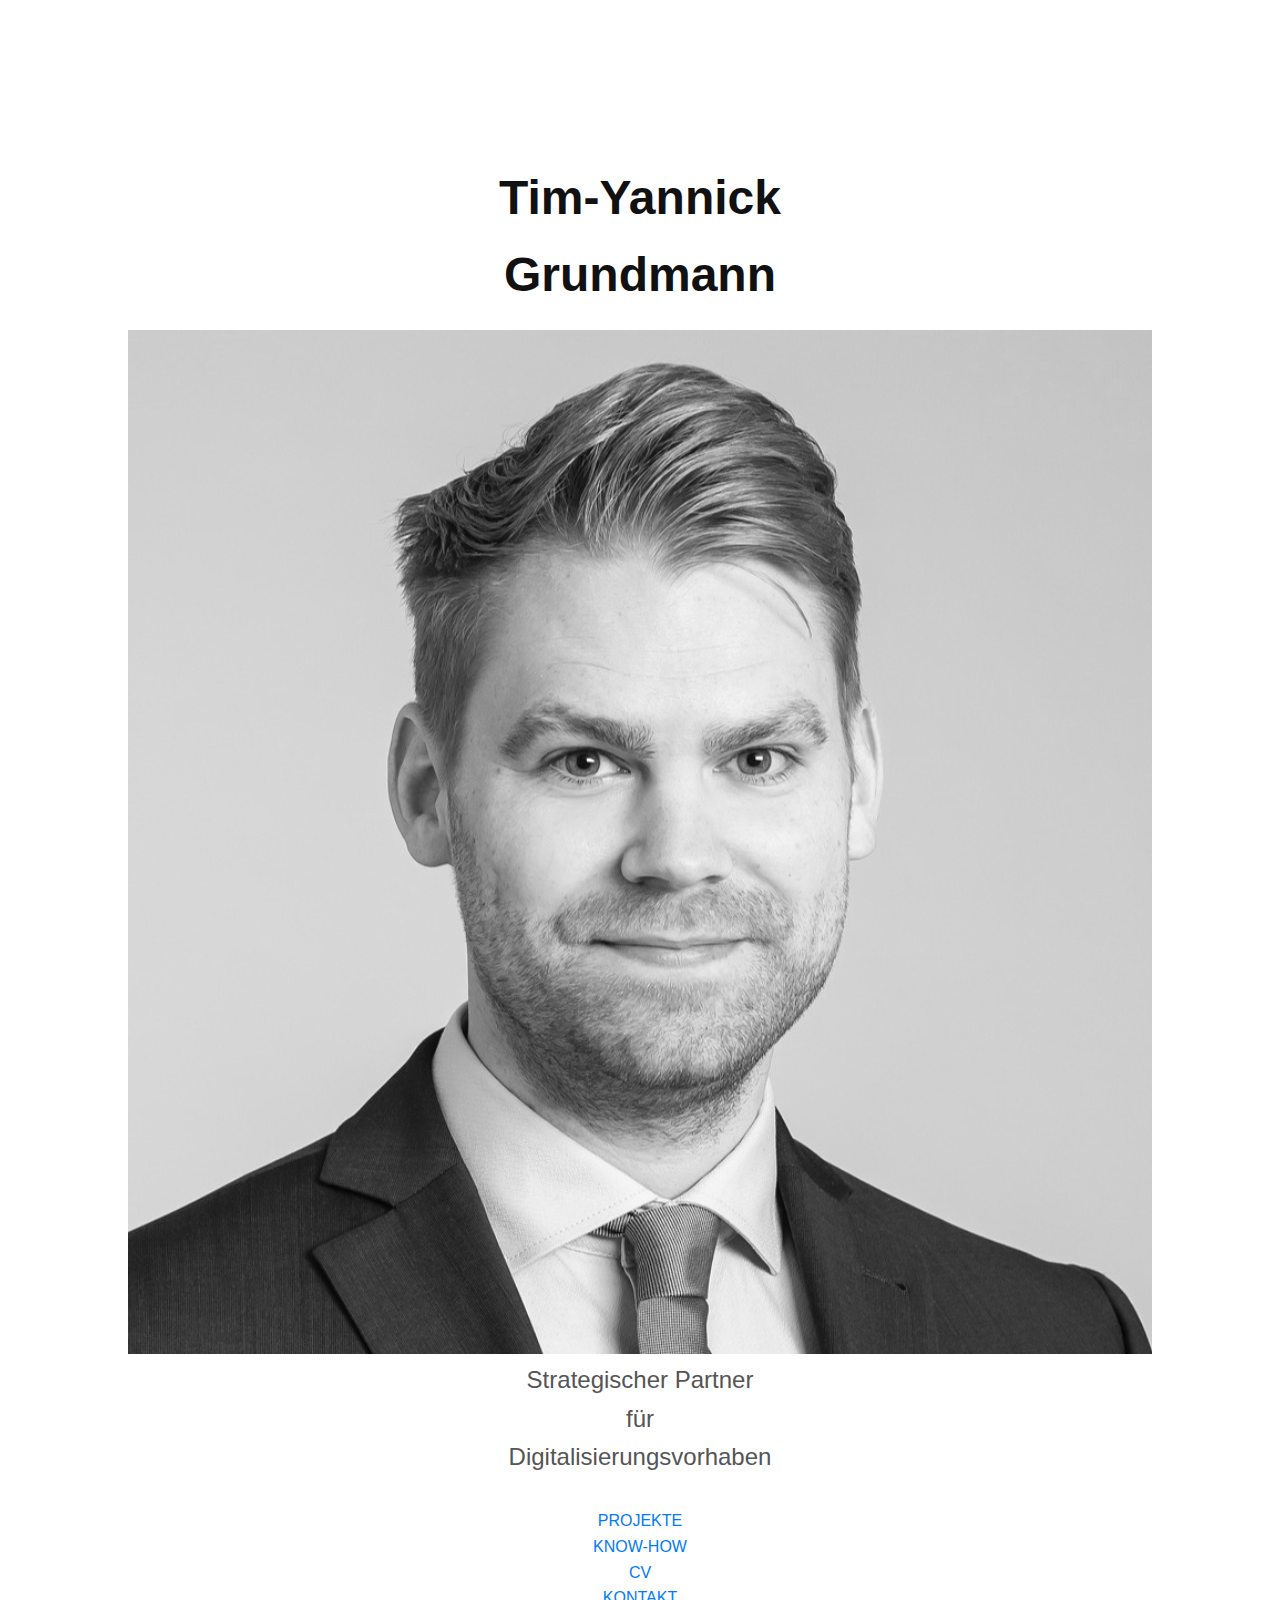
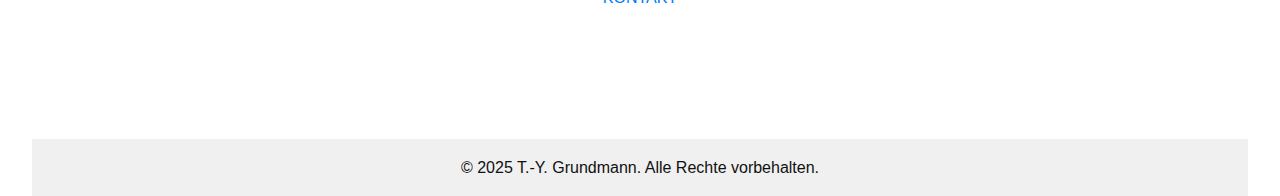
<file: index.html>
<!DOCTYPE html>
<html lang="de">
<head>
  <meta charset="UTF-8">
  <meta name="viewport" content="width=device-width, initial-scale=1.0">
  <title>Tim-Yannick Grundmann</title>
  <link rel="stylesheet" href="style.css">
</head>
<body>
  <header class="hero">
    <h1>Tim-Yannick<br>Grundmann</h1>
    <img src="profilbild.jpg" alt="Profilbild Tim-Yannick Grundmann" class="profilbild" />
    <p>Strategischer Partner<br>für<br>Digitalisierungsvorhaben</p>
    <nav>
      <a href="projects.html">PROJEKTE</a><br>
      <a href="technologies.html">KNOW-HOW</a><br>
      <a href="cv.html">CV</a><br>
      <a href="contact.html">KONTAKT</a><br>
    </nav>
  </header>
  <footer class="copyright-footer">
    <p>&copy; 2025 T.-Y. Grundmann. Alle Rechte vorbehalten.</p>
  </footer>
</body>
</html>
</file>
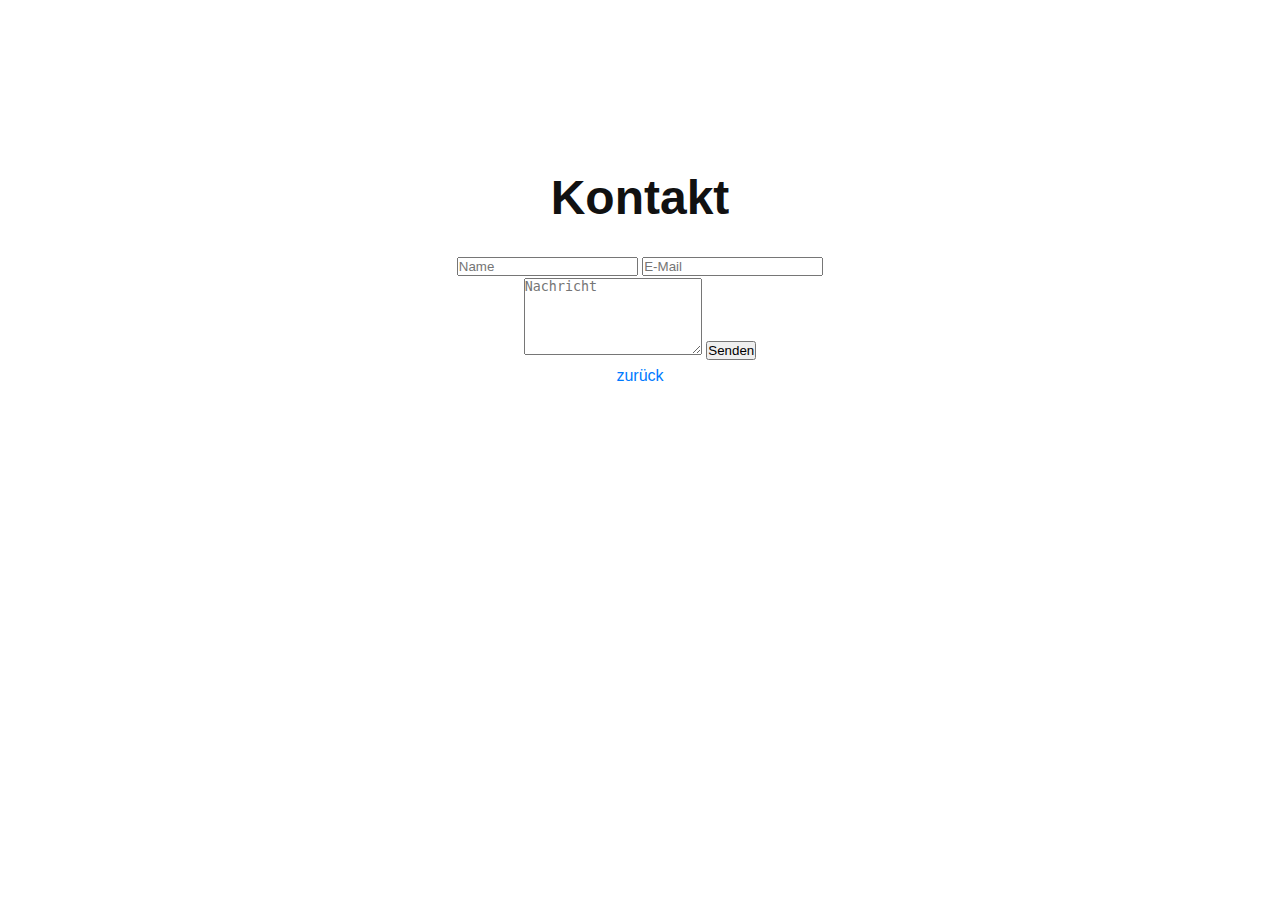
<file: contact.html>
<!DOCTYPE html>
<html lang="de">
<head>
  <meta charset="UTF-8" />
  <meta name="viewport" content="width=device-width, initial-scale=1.0"/>
  <title>Kontakt</title>
  <link rel="stylesheet" href="style.css" />
</head>
<body>
  <section class="hero">
    <h1>Kontakt</h1>
    <form action="https://formspree.io/f/YOUR_ID" method="POST" style="max-width: 400px; margin: 0 auto;">
      <input type="text" name="name" placeholder="Name" required />
      <input type="email" name="email" placeholder="E-Mail" required />
      <textarea name="message" placeholder="Nachricht" rows="5" required></textarea>
      <button type="submit">Senden</button>
    </form>
    <nav>
      <a href="index.html">zurück</a>
    </nav>
  </section>
</body>
</html>
</file>
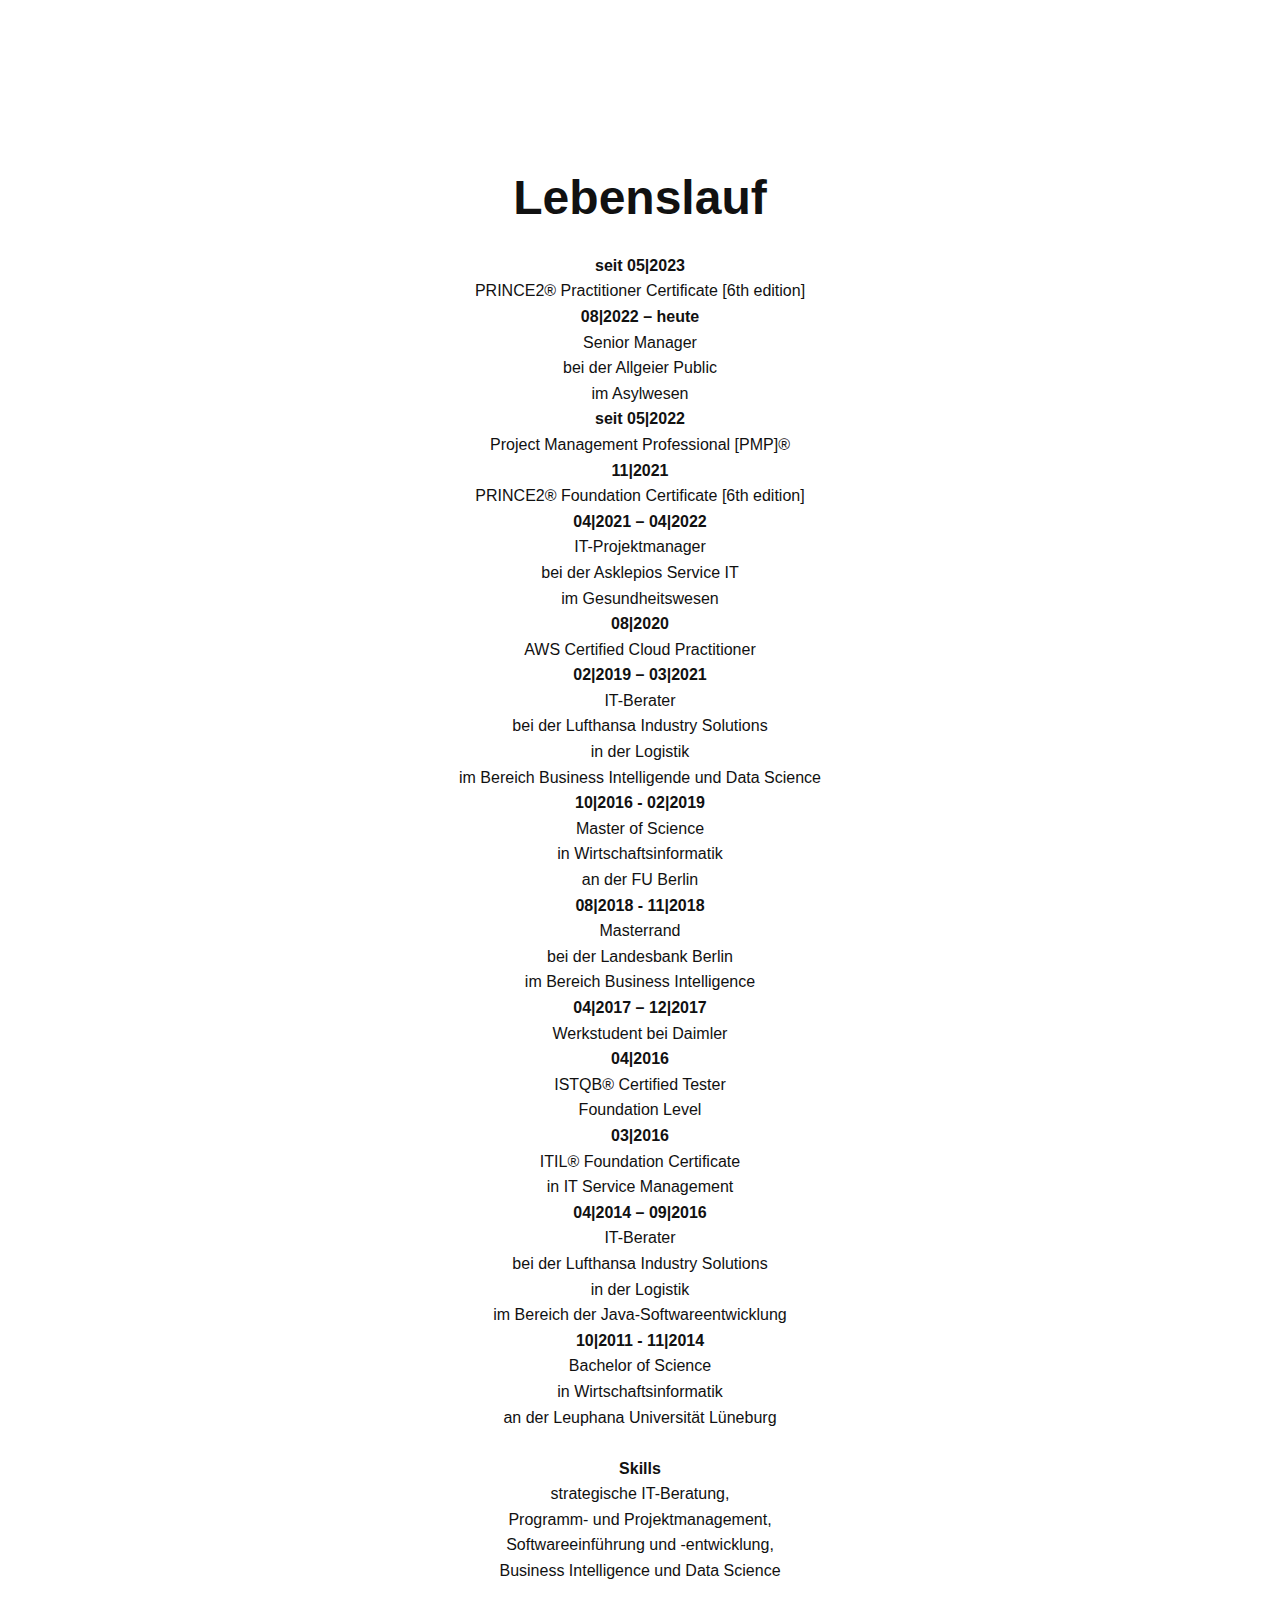
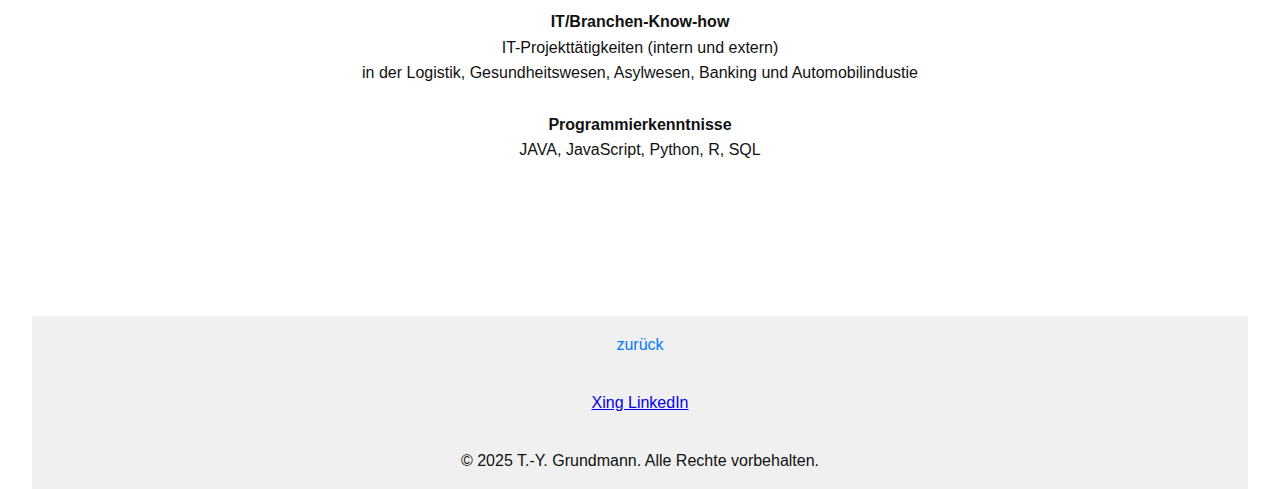
<file: cv.html>
<!DOCTYPE html>
<html lang="de">
<head>
  <meta charset="UTF-8" />
  <meta name="viewport" content="width=device-width, initial-scale=1.0"/>
  <title>CV</title>
  <link rel="stylesheet" href="style.css" />
  <link
    rel="stylesheet"
    href="https://cdnjs.cloudflare.com/ajax/libs/font-awesome/6.4.0/css/all.min.css"
    integrity="sha512-p6O3t20QG3e4U5Nq1G+HME3l+YIYLzPxMk9qBrXKFLXSc+VfvvNxPgGla2/NnzXk05dv17V96Ryt3fmMbNUs4g=="
    crossorigin="anonymous"
    referrerpolicy="no-referrer"
  />
</head>
<body>
  <section class="hero">
    <h1>Lebenslauf</h1>
    <ul style="max-width: 600px; margin: 0 auto; text-align: center;">
      <strong>seit 05|2023</strong><br>PRINCE2® Practitioner Certificate [6th edition]<br>
      <strong>08|2022 – heute</strong><br>Senior Manager<br>bei der Allgeier Public<br>im Asylwesen<br>
      <strong>seit 05|2022</strong><br>Project Management Professional [PMP]®<br>
      <strong>11|2021</strong><br>PRINCE2® Foundation Certificate [6th edition]<br>
      <strong>04|2021 – 04|2022</strong><br>IT-Projektmanager<br>bei der Asklepios Service IT<br>im Gesundheitswesen<br>
      <strong>08|2020</strong><br>AWS Certified Cloud Practitioner<br>
      <strong>02|2019 – 03|2021</strong><br>IT-Berater<br>bei der Lufthansa Industry Solutions<br>in der Logistik<br>im Bereich Business Intelligende und Data Science<br>
      <strong>10|2016 - 02|2019</strong><br>Master of Science<br>in Wirtschaftsinformatik<br>an der FU Berlin<br>
      <strong>08|2018 - 11|2018</strong><br>Masterrand<br>bei der Landesbank Berlin<br>im Bereich Business Intelligence<br>
      <strong>04|2017 – 12|2017</strong><br>Werkstudent bei Daimler<br>
      <strong>04|2016</strong><br>ISTQB® Certified Tester<br>Foundation Level<br>
      <strong>03|2016</strong><br>ITIL® Foundation Certificate<br>in IT Service Management<br>
      <strong>04|2014 – 09|2016</strong><br>IT-Berater<br>bei der Lufthansa Industry Solutions<br>in der Logistik<br>im Bereich der Java-Softwareentwicklung<br>
      <strong>10|2011 - 11|2014</strong><br>Bachelor of Science<br>in Wirtschaftsinformatik<br>an der Leuphana Universität Lüneburg<br>
      <br>
      <strong>Skills</strong><br>strategische IT-Beratung,<br>Programm- und Projektmanagement,<br>Softwareeinführung und -entwicklung,<br>Business Intelligence und Data Science<br>
      <br>
      <strong>IT/Branchen-Know-how</strong><br>IT-Projekttätigkeiten (intern und extern)<br>in der Logistik, Gesundheitswesen, Asylwesen, Banking und Automobilindustie<br>
      <br>
      <strong>Programmierkenntnisse</strong><br>JAVA, JavaScript, Python, R, SQL<br>
      <br>
    </ul>
  </section>
  <footer>
    <nav>
      <a href="index.html">zurück</a>
    </nav>
  </footer>
  <footer class="social-links">
    <a href="https://www.xing.to/Tim-Yannick_Grundmann" target="_blank" rel="noopener noreferrer" aria-label="Xing Profil">
      <i class="fab fa-xing"></i> Xing
    </a>
    <a href="https://www.linkedin.com/in/t-grundmann" target="_blank" rel="noopener noreferrer" aria-label="LinkedIn Profil">
      <i class="fab fa-linkedin"></i> LinkedIn
    </a>
  </footer>
  <footer class="copyright-footer">
    <p>&copy; 2025 T.-Y. Grundmann. Alle Rechte vorbehalten.</p>
  </footer>
</body>
</html>
</file>
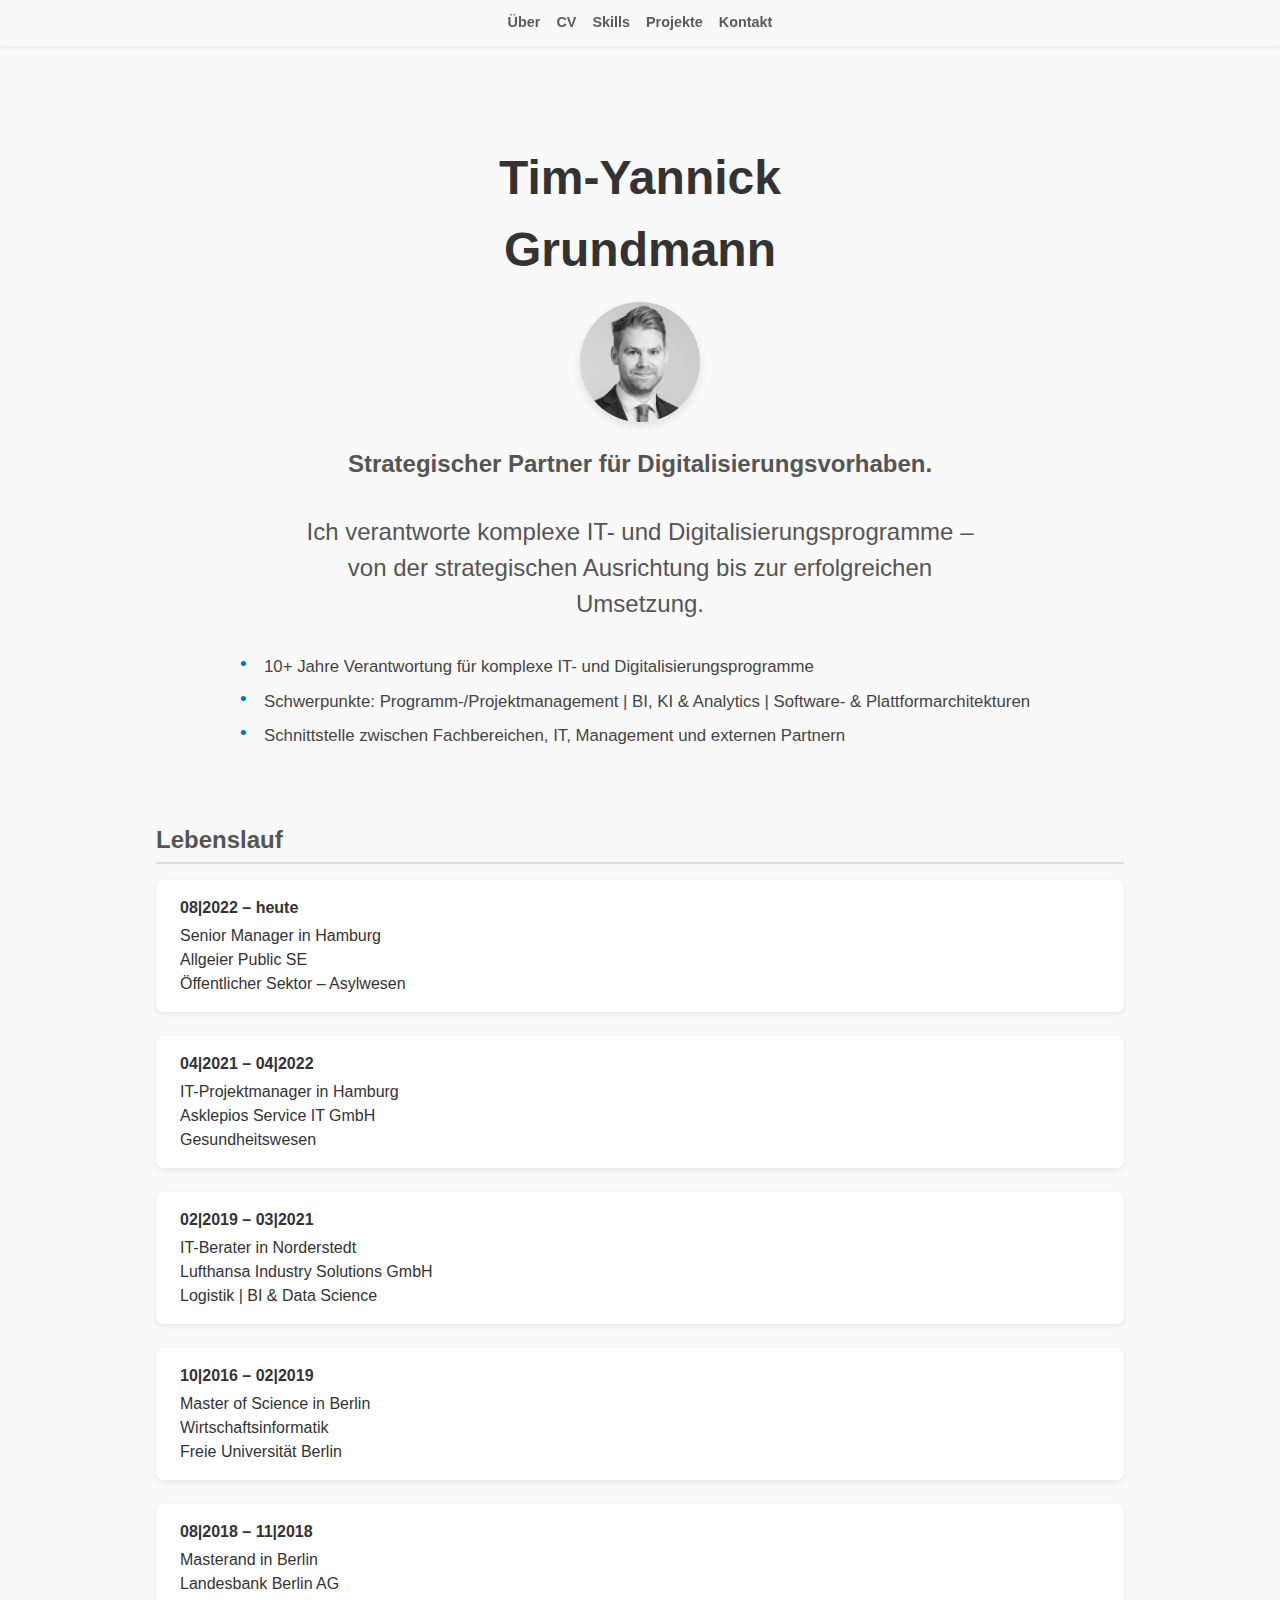
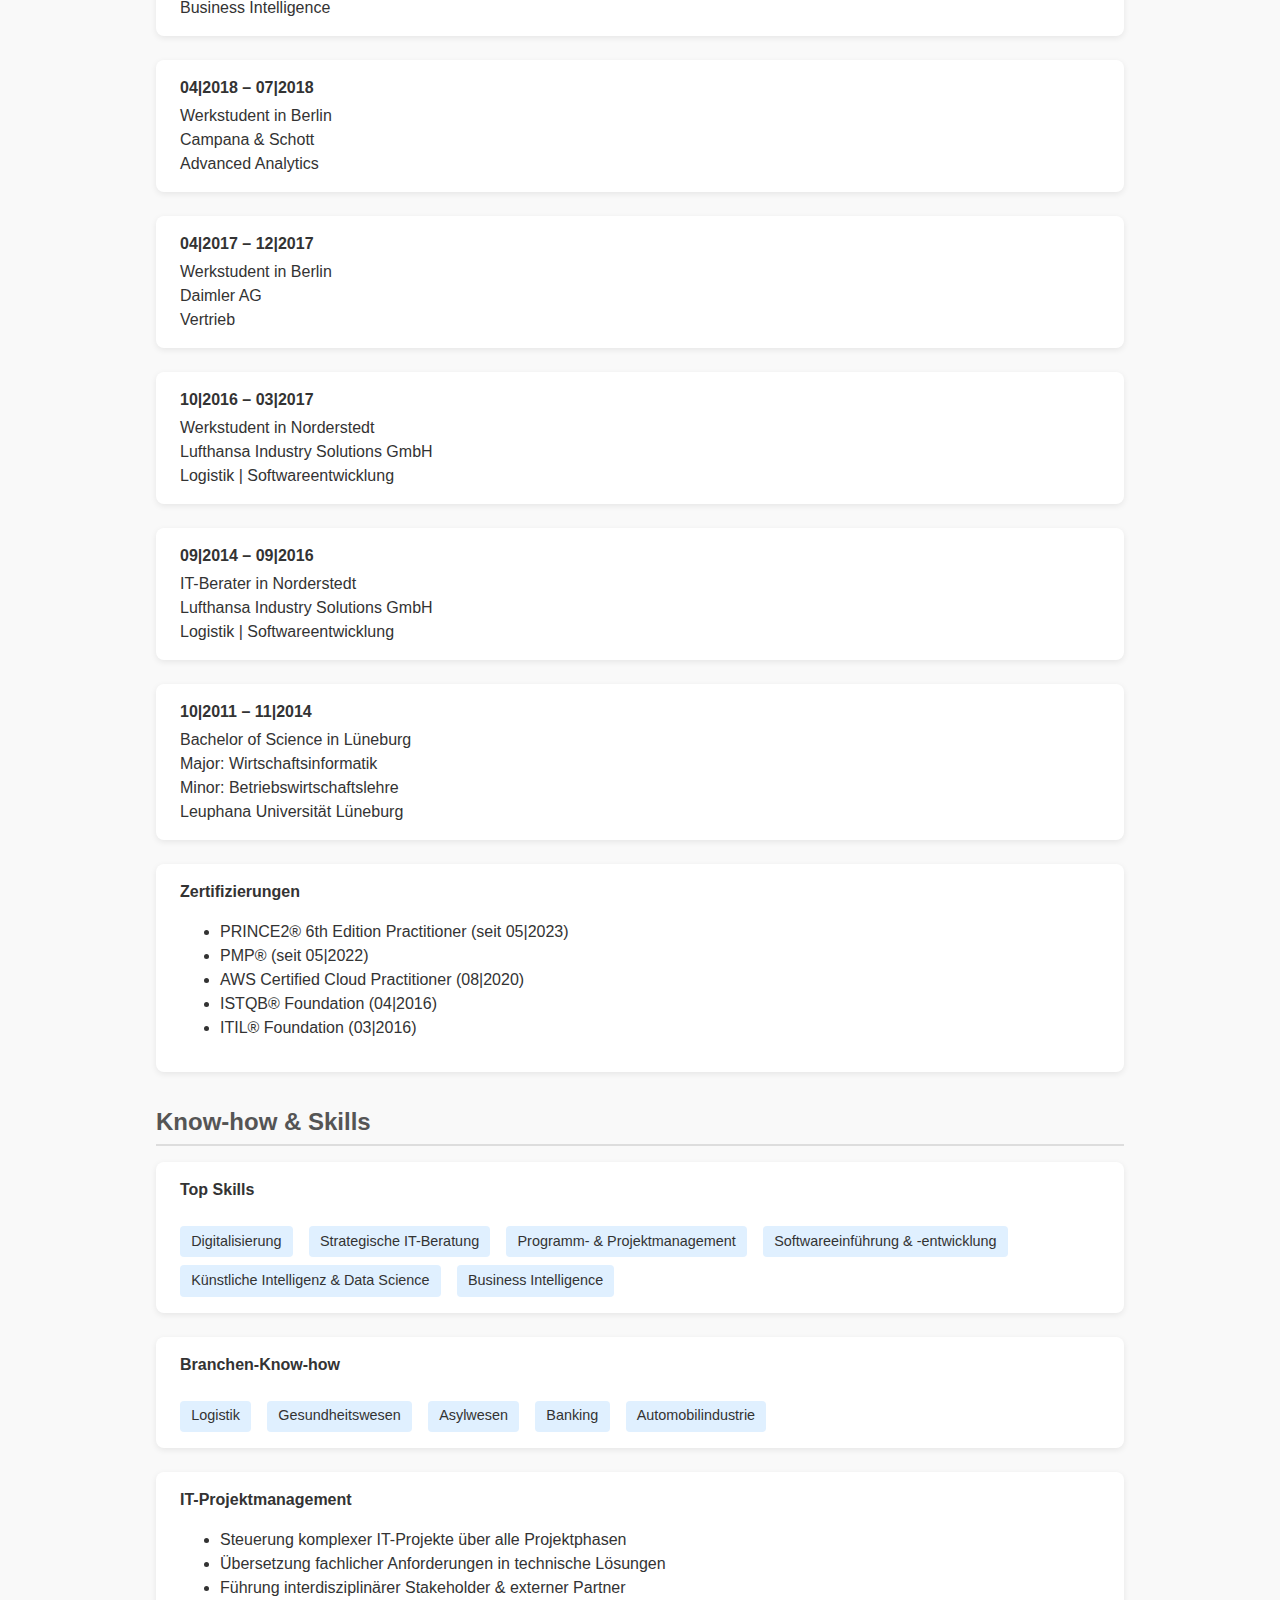
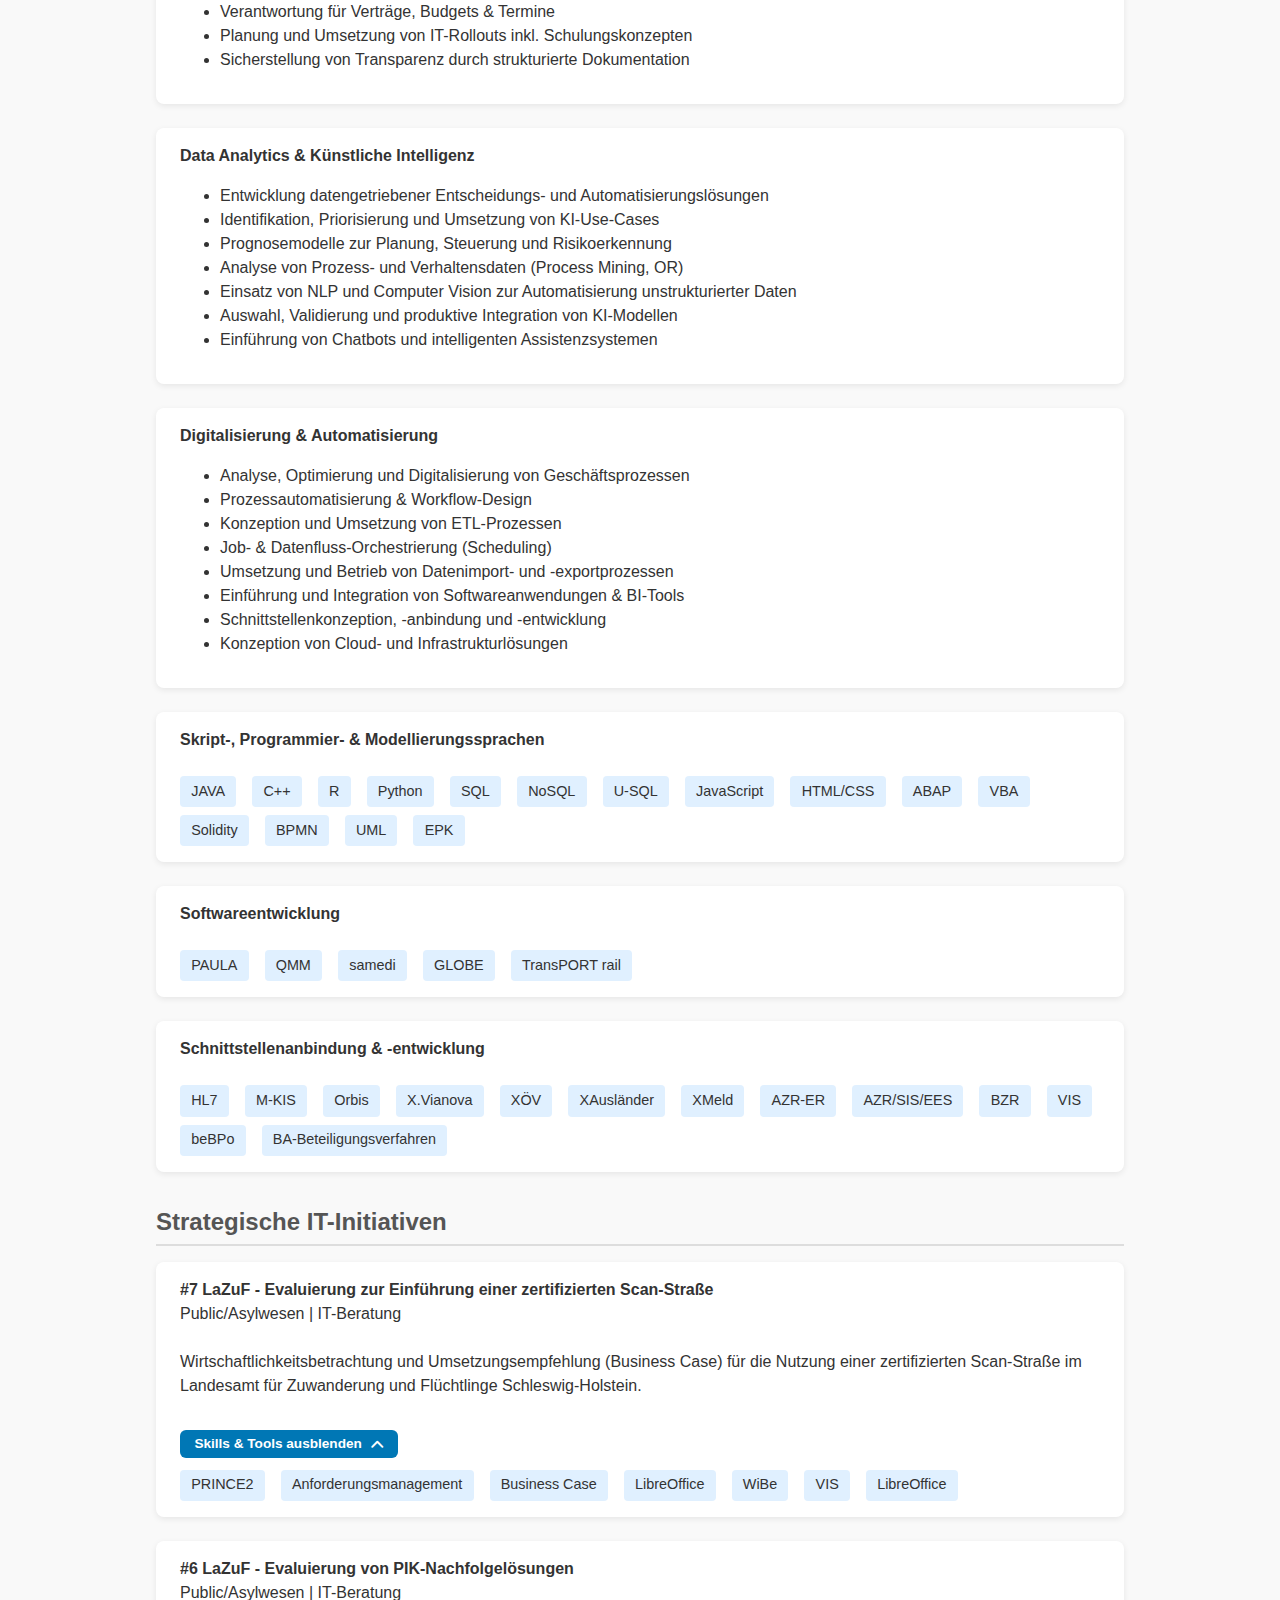
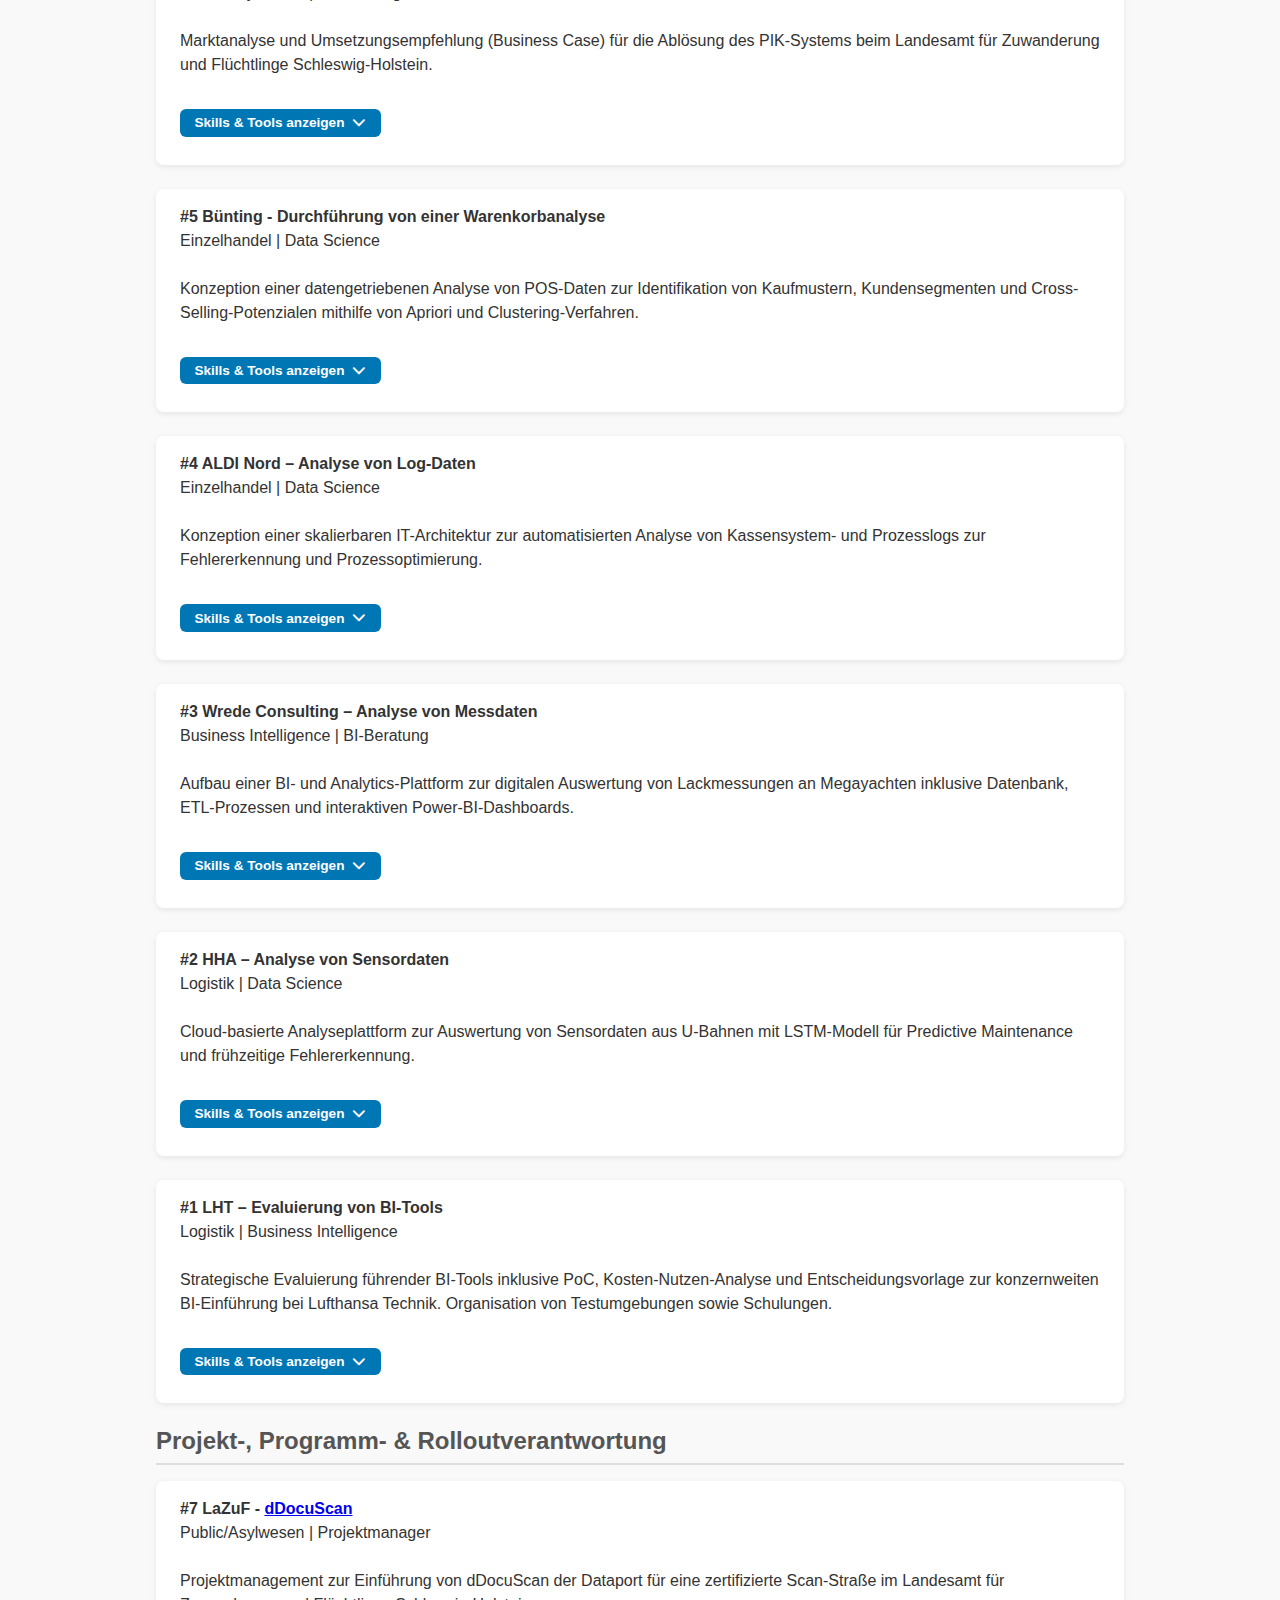
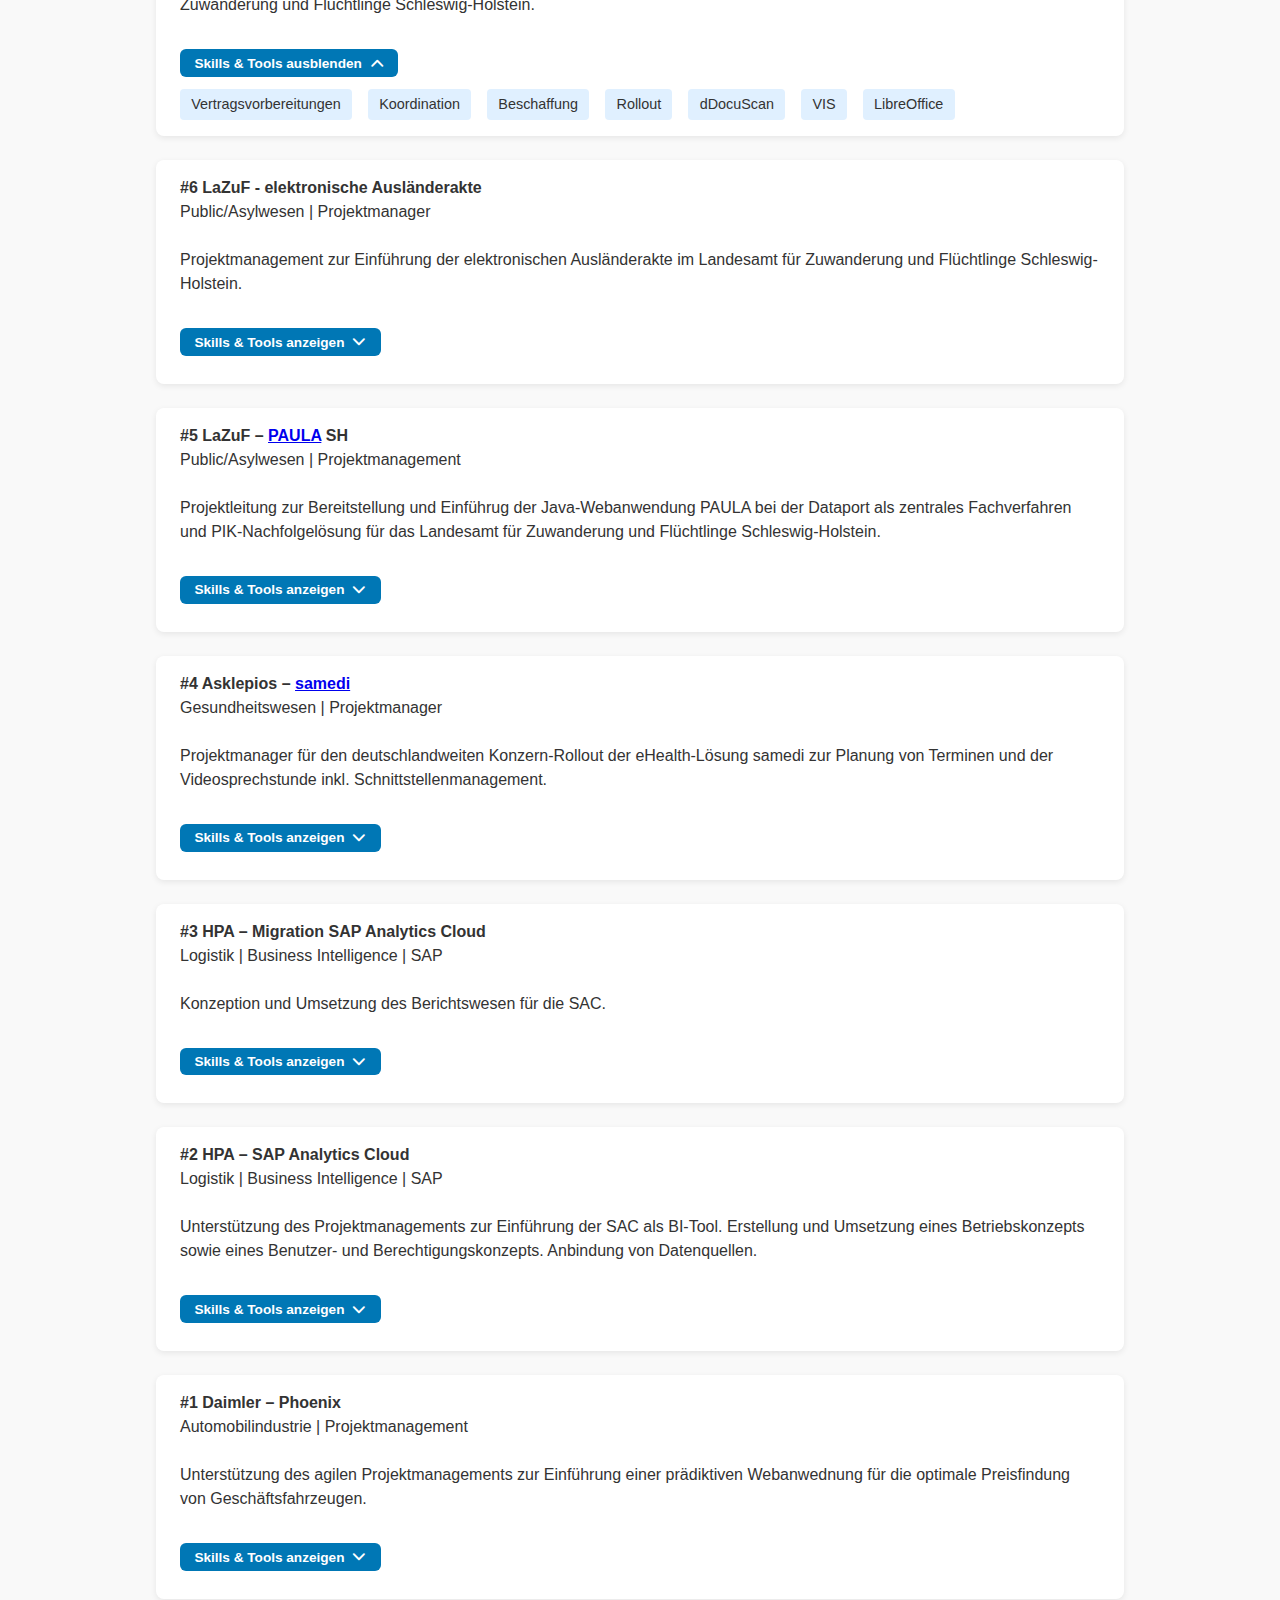
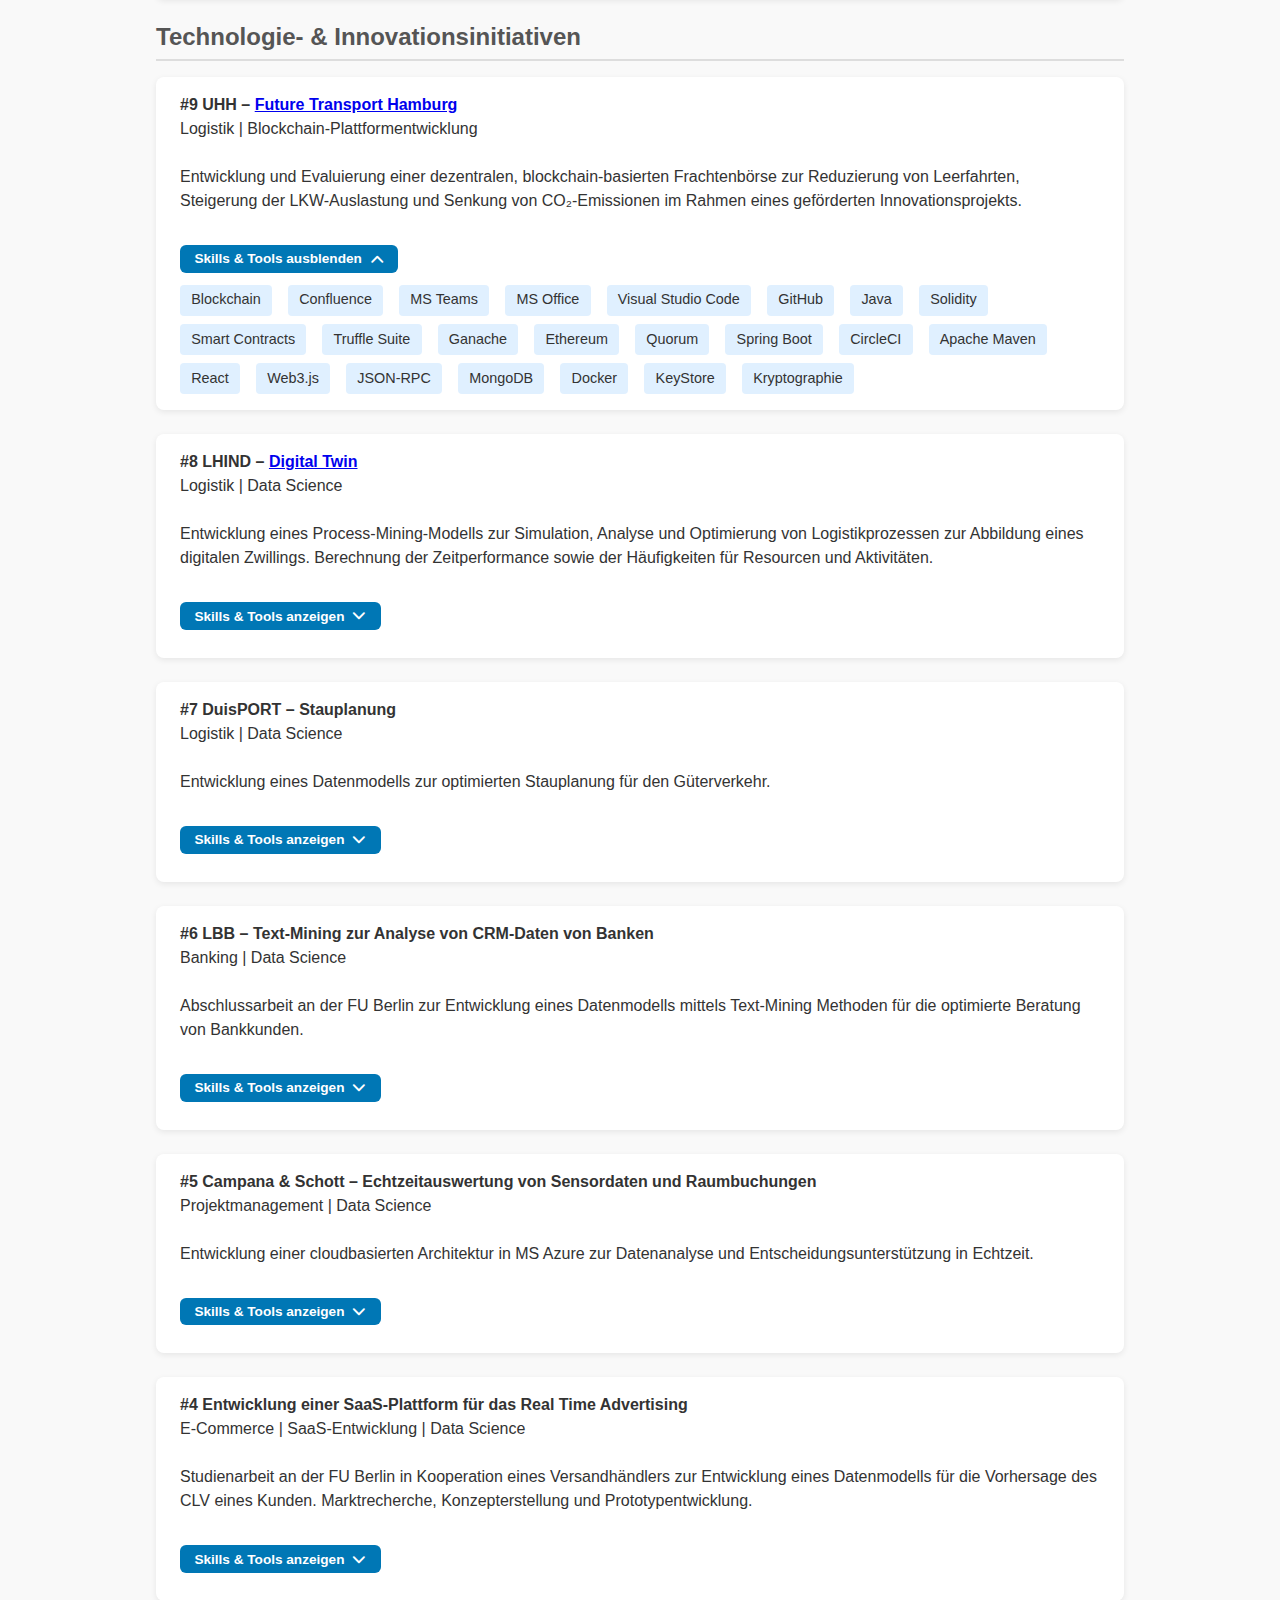
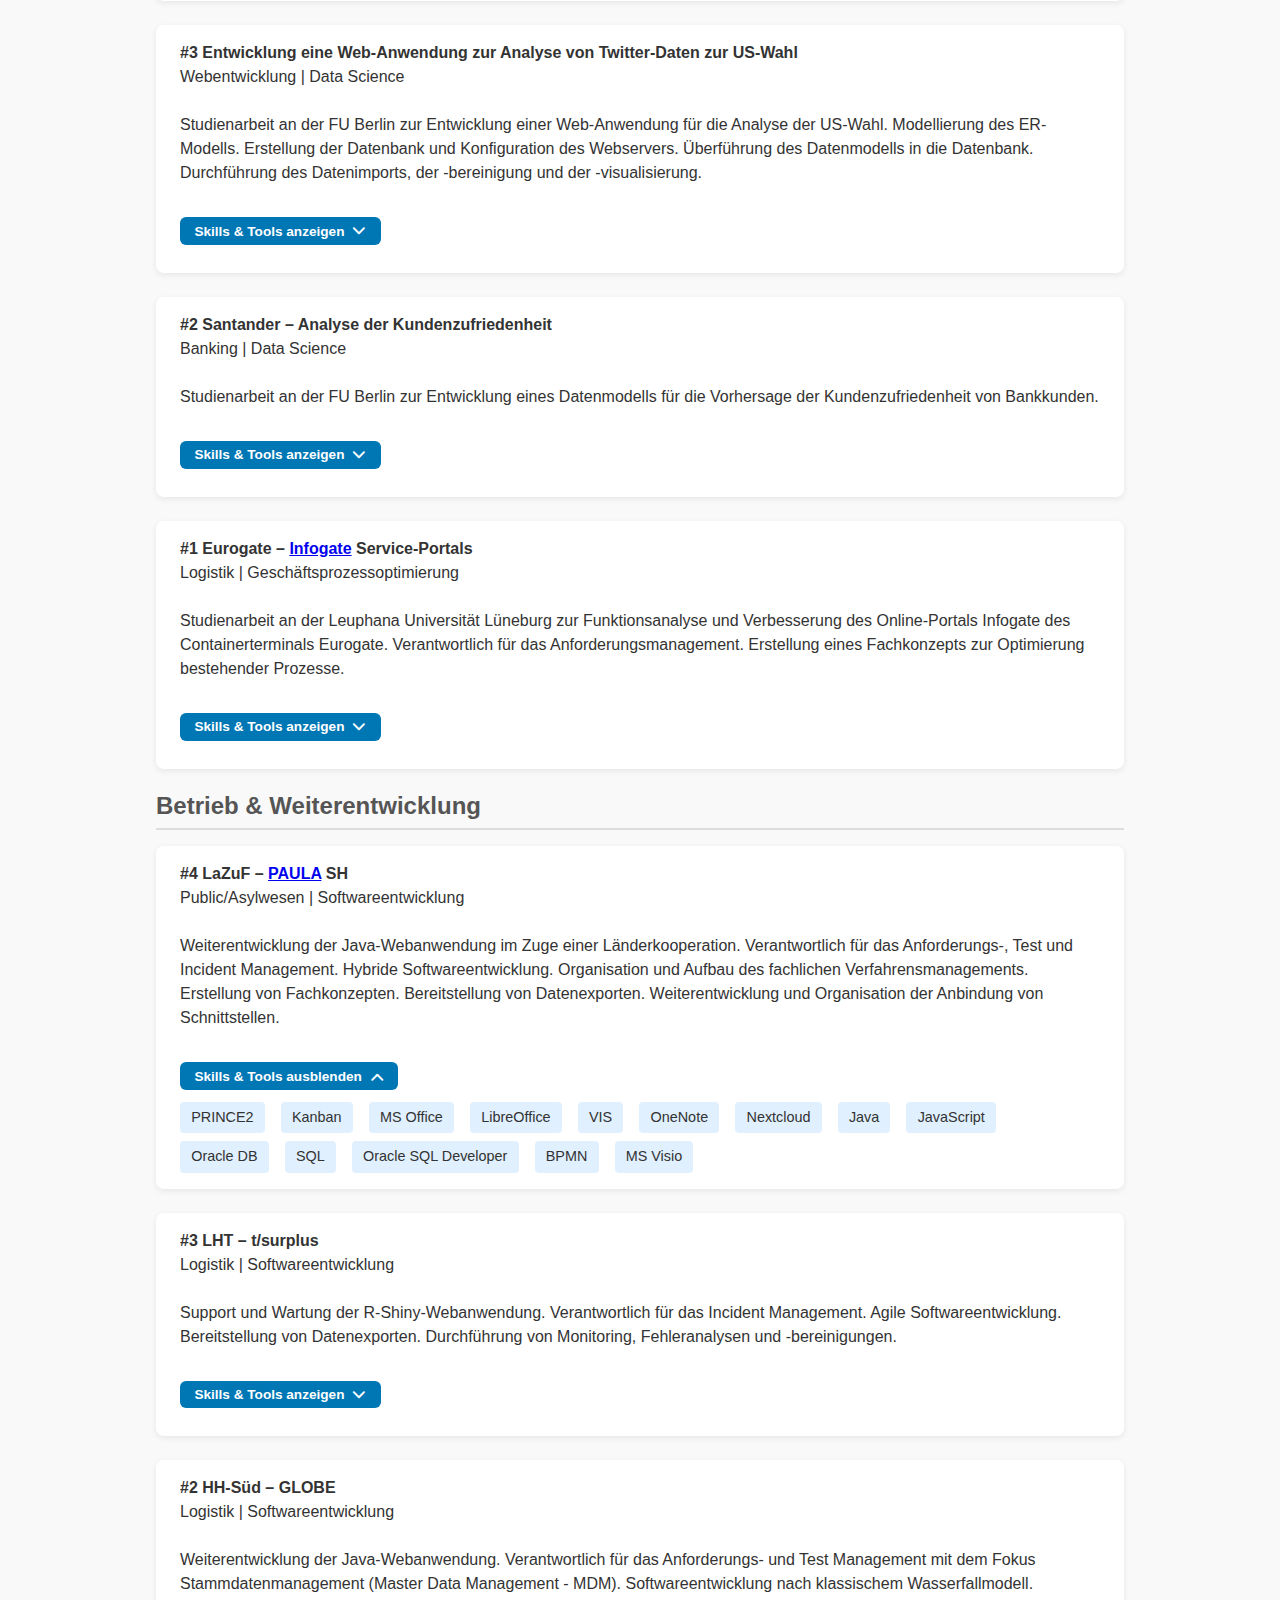
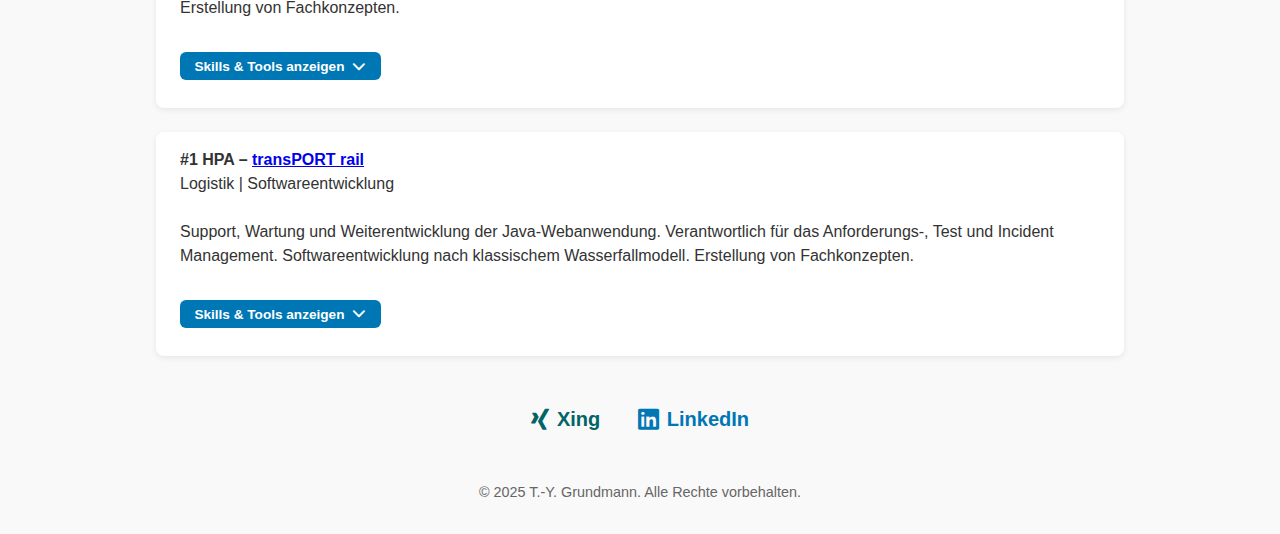
<file: portfolio.html>
<!DOCTYPE html>
<html lang="de">
<head>
<meta charset="UTF-8">
<meta name="viewport" content="width=device-width, initial-scale=1.0">
<title>Portfolio – T.-Y. Grundmann</title>
<link rel="stylesheet" href="https://cdnjs.cloudflare.com/ajax/libs/font-awesome/6.4.0/css/all.min.css" crossorigin="anonymous" referrerpolicy="no-referrer" />
<style>
  *,
  *::before,
  *::after {
    box-sizing: border-box;
  }
  html {
    background: #555;
    width: 100%;
    max-width: 100%;
    scroll-behavior: smooth;
    scroll-padding-top: 70px;
  }
  body {
    font-family: 'Inter', sans-serif;
    margin: 0;
    padding: 0;
    background: #f9f9f9;
    color: #333;
    line-height: 1.5;
  }
  header {
    position: sticky;
    top: 0;
    z-index: 100;
    background: #f9f9f9;
    color: #333;
    padding: 0.75rem 1rem;
    text-align: center;
    box-shadow: 0 1px 4px rgba(0,0,0,0.08); /* leichter Schatten optional */
  }
  header,
  footer {
    width: 100%;
    max-width: 100%;
    padding-left: env(safe-area-inset-left);
    padding-right: env(safe-area-inset-right);
  }
  header h1 {
    margin: 0;
    font-size: 2.2rem;
  }
  header p {
    font-size: 1.1rem;
    margin-top: 0.5rem;
  }
  .header-nav {
    margin-top: 0;
    display: flex;
    justify-content: center;
    gap: 1rem;
    flex-wrap: wrap;
  }
  .header-nav a {
    color: #333;
    text-decoration: none;
    font-weight: 700;
    font-size: 0.9rem;
    opacity: 0.8;
    transition: opacity 0.3s ease, color 0.3s ease;
  }
  .header-nav a:hover {
    opacity: 1;
  }
  .hero {
    text-align: center;
    padding: 2rem 1rem;
  }
  .hero h1 {
    font-size: 3rem;
    margin-bottom: 1rem;
  } 
  .hero p {
    font-size: 1.5rem;
    color: #555;
    margin-bottom: 2rem;
  }
  .profilbild {
    display: block;
    margin: 0.5rem auto 1rem auto; /* zentriert und mit oben/unten Abstand */
    width: 120px;     /* Größe anpassen wie du willst */
    height: 120px;
    border-radius: 50%;  /* rund machen */
    object-fit: cover;   /* Bild proportional zuschneiden */
    box-shadow: 0 4px 8px rgba(0,0,0,0.1); /* optional: leichter Schatten */
  }
  .hero-claim {
    font-size: 1.6rem;
    font-weight: 600;
    margin-bottom: 0.5rem;
  }
  .hero-subline {
    font-size: 1.2rem;
    color: #555;
    max-width: 700px;
    margin: 0 auto;
  }
  .hero-profile {
   list-style: none;
   padding: 0;
   margin: 1.5rem auto 0;
   max-width: 800px;
   text-align: left;
  }
  .hero-profile li {
    position: relative;
    padding-left: 1.5rem;
    margin-bottom: 0.6rem;
    font-size: 1.05rem;
    color: #444;
  }
  .hero-profile li::before {
    content: "•";
    position: absolute;
    left: 0;
    color: #0077b5;
    font-size: 1.2rem;
    line-height: 1;
  }
  section {
    max-width: 1000px;
    margin: 2rem auto;
    padding: 0 1rem;
  }
  h2 {
    color: #555;
    margin-bottom: 1rem;
    border-bottom: 2px solid #ddd;
    padding-bottom: 0.25rem;
  }
  .timeline, .skills, .projects {
    display: flex;
    flex-direction: column;
    gap: 1.5rem;
  }
  .timeline-item, .project-item, .skill-category {
    background: #fff;
    padding: 1rem 1.5rem;
    border-radius: 8px;
    box-shadow: 0 2px 6px rgba(0,0,0,0.08);
  }
  .timeline-item strong {
    display: block;
    margin-bottom: 0.25rem;
  }
  .skill-list {
    display: flex;
    flex-wrap: wrap;
    gap: 0.5rem 1rem;
    list-style: none;
    padding: 0;
    margin: 0;
  }
  .skill-list li {
    background: #e0f0ff;
    padding: 0.3rem 0.7rem;
    border-radius: 4px;
    font-size: 0.9rem;
  }
  .skill-separator {
    margin: 1rem 0 0.5rem;
    font-weight: 600;
    font-size: 0.95rem;
    color: #333;
    text-align: left;
  }
  .skill-subheading {
    font-size: 0.9rem;
    font-weight: 700;
  }
  .toggle-project {
    background: #0077b5;
    color: #fff;
    border: none;
    padding: 0.4rem 0.9rem;
    border-radius: 6px;
    font-size: 0.85rem;
    font-weight: 600;
    cursor: pointer;
    margin: 0.5rem 0 0.75rem;
    display: inline-flex;
    align-items: center;
    gap: 0.5rem;
  }
  .toggle-project i {
    transition: transform 0.25s ease;
  }
  .toggle-project.open i {
    transform: rotate(180deg);
  }
  .project-item .skill-list {
    display: none;
  }
  .project-item.open .skill-list {
    display: flex;
  }
  .social-links { 
    margin-top: 2rem;
    text-align: center;
    font-size: 1.25rem;
  }
  .social-links a {
    color: #0077b5; /* LinkedIn Blau */
    margin: 0 1rem;
    text-decoration: none;
    font-weight: 600;
    display: inline-flex;
    align-items: center;
    gap: 0.5rem;
    transition: color 0.3s ease;
  }
  .social-links a:first-child {
    color: #026466; /* typisches Xing Grün */
  }
  .social-links a:hover {
    color: #005582;
  }
  .social-links i {
    font-size: 1.5rem;
  }
  .copyright-footer {
    text-align: center;
    font-size: 0.9rem;
    color: #666;
    background-color: #f9f9f9;
  }
  footer {
    margin-top: auto;
    text-align: center;
    padding: 1rem;
    background-color: #f9f9f9;
  }
  @supports (-webkit-touch-callout: none) {
   body {
     overflow-x: hidden;
   }
  }
</style>
</head>
 
<body>

<header>
  <nav class="header-nav">
    <a href="#ueber">Über</a>
    <a href="#cv">CV</a>
    <a href="#skills">Skills</a>
    <a href="#projekte">Projekte</a>
    <a href="contact.html">Kontakt</a>    
  </nav>
</header>

<section class="hero" id="ueber">
   <h1>Tim-Yannick<br>Grundmann</h1>
   <img src="profilbild.jpg" alt="Profilbild Tim-Yannick Grundmann" class="profilbild"/>
   <p class="hero-claim">
    Strategischer Partner für Digitalisierungsvorhaben.
   </p>
   <p class="hero-subline">
    Ich verantworte komplexe IT- und Digitalisierungsprogramme – von der strategischen Ausrichtung bis zur erfolgreichen Umsetzung.
   </p>
    <ul class="hero-profile">
    <li>10+ Jahre Verantwortung für komplexe IT- und Digitalisierungsprogramme</li>
    <li>
      Schwerpunkte: Programm-/Projektmanagement | BI, KI & Analytics |
      Software- & Plattformarchitekturen
    </li>
    <li>Schnittstelle zwischen Fachbereichen, IT, Management und externen Partnern</li>
  </ul>
</section>
  
<section id="cv">
  <h2>Lebenslauf</h2>
  <div class="timeline">
    <div class="timeline-item">
      <strong>08|2022 – heute</strong>
      Senior Manager in Hamburg<br>
      Allgeier Public SE<br>
      Öffentlicher Sektor – Asylwesen
    </div>
    <div class="timeline-item">
      <strong>04|2021 – 04|2022</strong>
      IT-Projektmanager in Hamburg<br>
      Asklepios Service IT GmbH<br>
      Gesundheitswesen
    </div>
    <div class="timeline-item">
      <strong>02|2019 – 03|2021</strong>
      IT-Berater in Norderstedt<br>
      Lufthansa Industry Solutions GmbH<br>
      Logistik | BI & Data Science
    </div>
    <div class="timeline-item">
      <strong>10|2016 – 02|2019</strong>
      Master of Science in Berlin<br>
      Wirtschaftsinformatik<br>
      Freie Universität Berlin
    </div>
    <div class="timeline-item">
      <strong>08|2018 – 11|2018</strong>
      Masterand in Berlin<br>
      Landesbank Berlin AG<br>
      Business Intelligence
    </div>
    <div class="timeline-item">
      <strong>04|2018 – 07|2018</strong>
      Werkstudent in Berlin<br>
      Campana & Schott<br>
      Advanced Analytics
    </div>
    <div class="timeline-item">
      <strong>04|2017 – 12|2017</strong>
      Werkstudent in Berlin<br>
      Daimler AG<br>
      Vertrieb
    </div>
    <div class="timeline-item">
      <strong>10|2016 – 03|2017</strong>
      Werkstudent in Norderstedt<br>
      Lufthansa Industry Solutions GmbH<br>
      Logistik | Softwareentwicklung
    </div>
    <div class="timeline-item">
      <strong>09|2014 – 09|2016</strong>
      IT-Berater in Norderstedt<br>
      Lufthansa Industry Solutions GmbH<br>
      Logistik | Softwareentwicklung
    </div>
    <div class="timeline-item">
      <strong>10|2011 – 11|2014</strong>
      Bachelor of Science in Lüneburg<br>
      Major: Wirtschaftsinformatik<br>
      Minor: Betriebswirtschaftslehre<br>
      Leuphana Universität Lüneburg
    </div>
    <div class="timeline-item">
      <strong>Zertifizierungen</strong>
      <ul>
        <li>PRINCE2® 6th Edition Practitioner (seit 05|2023)</li>
        <li>PMP® (seit 05|2022)</li>
        <li>AWS Certified Cloud Practitioner (08|2020)</li>
        <li>ISTQB® Foundation (04|2016)</li>
        <li>ITIL® Foundation (03|2016)</li>
      </ul>
    </div>
  </div>
</section>

<section id="skills">
  <h2>Know-how & Skills</h2>
  <div class="skills">
    <div class="skill-category">
      <strong>Top Skills</strong><br>
      <br>
      <ul class="skill-list">
        <li>Digitalisierung</li>
        <li>Strategische IT-Beratung</li>
        <li>Programm- & Projektmanagement</li>
        <li>Softwareeinführung & -entwicklung</li>
        <li>Künstliche Intelligenz & Data Science</li>
        <li>Business Intelligence</li>
      </ul>
    </div>
    <div class="skill-category">
      <strong>Branchen-Know-how</strong><br>
      <br>
      <ul class="skill-list">
        <li>Logistik</li>
        <li>Gesundheitswesen</li>
        <li>Asylwesen</li>
        <li>Banking</li>
        <li>Automobilindustrie</li>
      </ul>
    </div>
    <div class="timeline-item">
      <strong>IT-Projektmanagement</strong>
      <ul>
        <li>Steuerung komplexer IT-Projekte über alle Projektphasen</li>
        <li>Übersetzung fachlicher Anforderungen in technische Lösungen</li>
        <li>Führung interdisziplinärer Stakeholder & externer Partner</li>
        <li>Verantwortung für Verträge, Budgets & Termine</li>
        <li>Planung und Umsetzung von IT-Rollouts inkl. Schulungskonzepten</li>
        <li>Sicherstellung von Transparenz durch strukturierte Dokumentation</li>
      </ul>
    </div>
    <div class="timeline-item">
      <strong>Data Analytics & Künstliche Intelligenz</strong>
      <ul>
        <li>Entwicklung datengetriebener Entscheidungs- und Automatisierungslösungen</li>
        <li>Identifikation, Priorisierung und Umsetzung von KI-Use-Cases</li>
        <li>Prognosemodelle zur Planung, Steuerung und Risikoerkennung</li>
        <li>Analyse von Prozess- und Verhaltensdaten (Process Mining, OR)</li>
        <li>Einsatz von NLP und Computer Vision zur Automatisierung unstrukturierter Daten</li>
        <li>Auswahl, Validierung und produktive Integration von KI-Modellen</li>
        <li>Einführung von Chatbots und intelligenten Assistenzsystemen</li>
      </ul>
    </div>
    <div class="timeline-item">
      <strong>Digitalisierung & Automatisierung</strong>
      <ul>
        <li>Analyse, Optimierung und Digitalisierung von Geschäftsprozessen</li>
        <li>Prozessautomatisierung & Workflow-Design</li>
        <li>Konzeption und Umsetzung von ETL-Prozessen</li>
        <li>Job- & Datenfluss-Orchestrierung (Scheduling)</li>
        <li>Umsetzung und Betrieb von Datenimport- und -exportprozessen</li>
        <li>Einführung und Integration von Softwareanwendungen & BI-Tools</li>
        <li>Schnittstellenkonzeption, -anbindung und -entwicklung</li>
        <li>Konzeption von Cloud- und Infrastrukturlösungen</li>
      </ul>
    </div>
    <div class="skill-category">
      <strong>Skript-, Programmier- & Modellierungssprachen</strong><br>
      <br>
      <ul class="skill-list">
        <li>JAVA</li>
        <li>C++</li>
        <li>R</li>
        <li>Python</li>
        <li>SQL</li>
        <li>NoSQL</li>
        <li>U-SQL</li>
        <li>JavaScript</li>
        <li>HTML/CSS</li>
        <li>ABAP</li>
        <li>VBA</li>
        <li>Solidity</li>
        <li>BPMN</li>
        <li>UML</li>
        <li>EPK</li>
      </ul>
    </div>
    <div class="skill-category">
      <strong>Softwareentwicklung</strong><br>
      <br>
      <ul class="skill-list">
        <li>PAULA</li>
        <li>QMM</li>
        <li>samedi</li>
        <li>GLOBE</li>
        <li>TransPORT rail</li>
      </ul>
    </div>
    <div class="skill-category">
      <strong>Schnittstellenanbindung & -entwicklung</strong><br>
      <br>
      <ul class="skill-list">
        <li>HL7</li>
        <li>M-KIS</li>
        <li>Orbis</li>
        <li>X.Vianova</li>
        <li>XÖV</li>
        <li>XAusländer</li>
        <li>XMeld</li>
        <li>AZR-ER</li>
        <li>AZR/SIS/EES</li>
        <li>BZR</li>
        <li>VIS</li>
        <li>beBPo</li>
        <li>BA-Beteiligungsverfahren</li>
      </ul>
    </div>
  </div>
</section>

<section id="projekte">
  <h2>Strategische IT-Initiativen</h2>
  <div class="projects">
    <div class="project-item">
      <strong>#7 LaZuF - Evaluierung zur Einführung einer zertifizierten Scan-Straße</strong><br>
      Public/Asylwesen | IT-Beratung<br>
      <br>
      Wirtschaftlichkeitsbetrachtung und Umsetzungsempfehlung (Business Case) für die Nutzung einer zertifizierten Scan-Straße im Landesamt für Zuwanderung und Flüchtlinge Schleswig-Holstein.<br>
      <br>
      <button class="toggle-project">
       <span>Skills & Tools anzeigen</span>
       <i class="fas fa-chevron-down"></i>
      </button>
      <ul class="skill-list">
        <li>PRINCE2</li>
        <li>Anforderungsmanagement</li>
        <li>Business Case</li>
        <li>LibreOffice</li>
        <li>WiBe</li>
        <li>VIS</li>
        <li>LibreOffice</li>
      </ul>
    </div>
    <div class="project-item">
      <strong>#6 LaZuF - Evaluierung von PIK-Nachfolgelösungen</strong><br>
      Public/Asylwesen | IT-Beratung<br>
      <br>
      Marktanalyse und Umsetzungsempfehlung (Business Case) für die Ablösung des PIK-Systems beim Landesamt für Zuwanderung und Flüchtlinge Schleswig-Holstein.<br>
      <br>
      <button class="toggle-project" aria-expanded="false">
        <span>Skills & Tools anzeigen</span>
        <i class="fas fa-chevron-down"></i>
      </button>
      <ul class="skill-list">
        <li>PRINCE2</li>
        <li>Anforderungsmanagement</li>
        <li>Business Case</li>
        <li>MS Office</li>
        <li>VIS</li>
        <li>bdr PIK-Client</li>
        <li>LiveScan Web</li>
        <li>PAULA</li>
        <li>DiAs PIK-Chassis</li>
        <li>Stranger</li>
        <li>ADVIS</li>
        <li>OK.VISA</li>
        <li>ALWsystem</li>
        <li>MS Visio</li>
        <li>BPMN</li>
      </ul>
    </div>
    <div class="project-item">
      <strong>#5 Bünting - Durchführung von einer Warenkorbanalyse</strong><br>
      Einzelhandel | Data Science<br>
      <br>
      Konzeption einer datengetriebenen Analyse von POS-Daten zur Identifikation von Kaufmustern, Kundensegmenten und Cross-Selling-Potenzialen mithilfe von Apriori und Clustering-Verfahren.<br>
      <br>
      <button class="toggle-project" aria-expanded="false">
        <span>Skills & Tools anzeigen</span>
        <i class="fas fa-chevron-down"></i>
      </button>
      <ul class="skill-list">
        <li>explorative Datenanalyse</li>
        <li>Apriori-Algorithmus</li>
        <li>Assoziationsanalyse</li>
        <li>Warenkorbanalyse</li>
        <li>R</li>
        <li>RStudio</li>
        <li>NNMF</li>
        <li>Python</li>
        <li>Pandas</li>
        <li>Numpy</li>
        <li>MS Office</li>
      </ul>
    </div>
    <div class="project-item">
      <strong>#4 ALDI Nord – Analyse von Log-Daten</strong><br>
      Einzelhandel | Data Science<br>
      <br>
      Konzeption einer skalierbaren IT-Architektur zur automatisierten Analyse von Kassensystem- und Prozesslogs zur Fehlererkennung und Prozessoptimierung.<br>
      <br>
      <button class="toggle-project" aria-expanded="false">
        <span>Skills & Tools anzeigen</span>
        <i class="fas fa-chevron-down"></i>
      </button>
      <ul class="skill-list">
        <li>Architekturkonzept</li>
        <li>Prozessautomatisierung</li>
        <li>Prototyp</li>
        <li>ETL</li>
        <li>MS Office</li>
        <li>Python</li>
        <li>Pandas</li>
        <li>Numpy</li>
        <li>XAMPP</li>
        <li>MySQL</li>
        <li>MS Power BI</li>
        <li>MS Office</li>
        <li>Elasticsearch</li>
        <li>Logstash</li>
        <li>Kibana</li>
        <li>ElastAlerts</li>
        <li>X-Pack</li>
        <li>Simple Mail</li>
        <li>Twilio</li>
        <li>PowerAlarm</li>
        <li>Skedler</li>
      </ul>
    </div>
    <div class="project-item">
      <strong>#3 Wrede Consulting – Analyse von Messdaten</strong><br>
      Business Intelligence | BI-Beratung<br>
      <br>
      Aufbau einer BI- und Analytics-Plattform zur digitalen Auswertung von Lackmessungen an Megayachten inklusive Datenbank, ETL-Prozessen und interaktiven Power-BI-Dashboards.<br>
      <br>
      <button class="toggle-project" aria-expanded="false">
        <span>Skills & Tools anzeigen</span>
        <i class="fas fa-chevron-down"></i>
      </button>
      <ul class="skill-list">
        <li>Python</li>
        <li>ETL</li>
        <li>MS Power BI</li>
        <li>MS Access</li>
        <li>MS Office</li>
      </ul>
    </div>
    <div class="project-item">
      <strong>#2 HHA – Analyse von Sensordaten</strong><br>
      Logistik | Data Science<br>
      <br>
      Cloud-basierte Analyseplattform zur Auswertung von Sensordaten aus U-Bahnen mit LSTM-Modell für Predictive Maintenance und frühzeitige Fehlererkennung.<br>
      <br>
      <button class="toggle-project" aria-expanded="false">
        <span>Skills & Tools anzeigen</span>
        <i class="fas fa-chevron-down"></i>
      </button>
      <ul class="skill-list">
        <li>Amazon Web Services (AWS)</li>
        <li>Amazon S3</li>
        <li>Amazon SageMaker</li>
        <li>AWS Lambda</li>
        <li>Python</li>
        <li>Pandas</li>
        <li>Numpy</li>
        <li>Tensorflow</li>
        <li>Scikit-learn</li>
        <li>LSTM-Modell</li>
        <li>Logit-Modell</li>
        <li>MS Office</li>
      </ul>
    </div>
    <div class="project-item">
      <strong>#1 LHT – Evaluierung von BI-Tools</strong><br>
      Logistik | Business Intelligence<br>
      <br>
      Strategische Evaluierung führender BI-Tools inklusive PoC, Kosten-Nutzen-Analyse und Entscheidungsvorlage zur konzernweiten BI-Einführung bei Lufthansa Technik. Organisation von Testumgebungen sowie Schulungen.<br>
      <br>
      <button class="toggle-project" aria-expanded="false">
        <span>Skills & Tools anzeigen</span>
        <i class="fas fa-chevron-down"></i>
      </button>
      <ul class="skill-list">
        <li>Business Case</li>
        <li>Anforderungsmanagement</li>
        <li>MS Office</li>
        <li>MS Power BI</li>
        <li>Qlik</li>
        <li>Tableau</li>
        <li>SAP Analytics Cloud</li>
      </ul>
    </div>
  </div>
  
  <h2>Projekt-, Programm- & Rolloutverantwortung</h2>
  <div class="projects">
    <div class="project-item">
      <strong>#7 LaZuF - <a href="https://www.dataport-kommunal.de/unsere-loesungen/loesung/ddocuscan/">dDocuScan</a></strong><br>
      Public/Asylwesen | Projektmanager<br>
      <br>
      Projektmanagement zur Einführung von dDocuScan der Dataport für eine zertifizierte Scan-Straße im Landesamt für Zuwanderung und Flüchtlinge Schleswig-Holstein.<br>
      <br>
      <button class="toggle-project" aria-expanded="false">
        <span>Skills & Tools anzeigen</span>
        <i class="fas fa-chevron-down"></i>
      </button>
      <ul class="skill-list">
        <li>Vertragsvorbereitungen</li>
        <li>Koordination</li>
        <li>Beschaffung</li>
        <li>Rollout</li>
        <li>dDocuScan</li>
        <li>VIS</li>
        <li>LibreOffice</li>
       </ul>
    </div>
    <div class="project-item">
      <strong>#6 LaZuF - elektronische Ausländerakte</strong><br>
      Public/Asylwesen | Projektmanager<br>
      <br>
      Projektmanagement zur Einführung der elektronischen Ausländerakte im Landesamt für Zuwanderung und Flüchtlinge Schleswig-Holstein.<br>
      <br>
      <button class="toggle-project" aria-expanded="false">
        <span>Skills & Tools anzeigen</span>
        <i class="fas fa-chevron-down"></i>
      </button>
      <ul class="skill-list">
        <li>PRINCE2</li>
        <li>Koordination</li>
        <li>PAULA</li>
        <li>VIS</li>
        <li>LibreOffice</li>
       </ul>
    </div>
    <div class="project-item">
      <strong>#5 LaZuF – <a href="https://dxc.com/de/solutions/applications/paula">PAULA</a> SH</strong><br>
      Public/Asylwesen | Projektmanagement<br>
      <br>
      Projektleitung zur Bereitstellung und Einführug der Java-Webanwendung PAULA bei der Dataport als zentrales Fachverfahren und PIK-Nachfolgelösung für das Landesamt für Zuwanderung und Flüchtlinge Schleswig-Holstein.<br>
      <br>
      <button class="toggle-project" aria-expanded="false">
        <span>Skills & Tools anzeigen</span>
        <i class="fas fa-chevron-down"></i>
      </button>
      <ul class="skill-list">
        <li>PRINCE2</li>
        <li>Budgetplanung</li>
        <li>Schnittstellenanbindung</li>
        <li>Koordination</li>
        <li>Vertragsvorbereitungen</li>
        <li>Beschaffung</li>
        <li>Rollout</li>
        <li>MS Office</li>
        <li>VIS</li>
        <li>PAULA</li>
        <li>XÖV</li> 
        <li>XAusländer</li> 
        <li>XMeld</li> 
        <li>AZR</li>
        <li>AZR-ER</li>
        <li>QMM</li>
        <li>BZR</li>
        <li>MS Office</li>
        <li>MS Visio</li>
        <li>BPMN</li>
      </ul>
    </div>
    <div class="project-item">
      <strong>#4 Asklepios – <a href="https://www.samedi.com/">samedi</a></strong><br>
      Gesundheitswesen | Projektmanager<br>
      <br>
      Projektmanager für den deutschlandweiten Konzern-Rollout der eHealth-Lösung samedi zur Planung von Terminen und der Videosprechstunde inkl. Schnittstellenmanagement.<br>
      <br>
      <button class="toggle-project" aria-expanded="false">
        <span>Skills & Tools anzeigen</span>
        <i class="fas fa-chevron-down"></i>
      </button>
      <ul class="skill-list">
        <li>PRINCE2</li>
        <li>Budgetplanung</li>
        <li>Schnittstellenanbindung</li>
        <li>Koordination</li>
        <li>Vertragsvorbereitungen</li>
        <li>Rollout</li>
        <li>MS Office</li>
        <li>OneNote</li>
        <li>ASKIT</li>
        <li>samedi</li>
        <li>HL7</li>
        <li>M-KIS</li>
        <li>Orbis</li>
        <li>x.vianova</li>
      </ul>
    </div>
    <div class="project-item">
      <strong>#3 HPA – Migration SAP Analytics Cloud</strong><br>
      Logistik | Business Intelligence | SAP<br>
      <br>
      Konzeption und Umsetzung des Berichtswesen für die SAC.<br>
      <br>
      <button class="toggle-project" aria-expanded="false">
        <span>Skills & Tools anzeigen</span>
        <i class="fas fa-chevron-down"></i>
      </button>
      <ul class="skill-list">
        <li>SAC</li>
        <li>Analysis for Office</li>
        <li>SAP HCM</li>
        <li>SAP BW/4HANA</li>
        <li>MS Office</li>
       </ul>
    </div>
    <div class="project-item">
      <strong>#2 HPA – SAP Analytics Cloud</strong><br>
      Logistik | Business Intelligence | SAP<br>
      <br>
      Unterstützung des Projektmanagements zur Einführung der SAC als BI-Tool. Erstellung und Umsetzung eines Betriebskonzepts sowie eines Benutzer- und Berechtigungskonzepts. Anbindung von Datenquellen.<br>
      <br>
      <button class="toggle-project" aria-expanded="false">
        <span>Skills & Tools anzeigen</span>
        <i class="fas fa-chevron-down"></i>
      </button>
      <ul class="skill-list">
        <li>ABAP</li>
        <li>SAC</li>
        <li>SAP BW on HANA</li>
        <li>SAP ERP</li>
        <li>SAP BPC</li>
        <li>MS Office</li>
      </ul>
    </div>
    <div class="project-item">
      <strong>#1 Daimler – Phoenix</strong><br>
      Automobilindustrie | Projektmanagement<br>
      <br>
      Unterstützung des agilen Projektmanagements zur Einführung einer prädiktiven Webanwednung für die optimale Preisfindung von Geschäftsfahrzeugen.<br>
      <br>
      <button class="toggle-project" aria-expanded="false">
        <span>Skills & Tools anzeigen</span>
        <i class="fas fa-chevron-down"></i>
      </button>
      <ul class="skill-list">
        <li>Data Analytics</li>
        <li>Softwareentwicklung</li>
        <li>Scrum</li>
        <li>Polarion ALM</li>
        <li>SAP HANA</li>
        <li>SAP Lumira</li>
        <li>MS Office</li>
      </ul>
    </div>
  </div>
  
  <h2>Technologie- & Innovationsinitiativen</h2>
  <div class="projects">
    <div class="project-item">
      <strong>#9 UHH – <a href="https://vsis-www.informatik.uni-hamburg.de/vsis/research/lookproject/68">Future Transport Hamburg</a></strong><br>
      Logistik | Blockchain-Plattformentwicklung<br>
      <br>
      Entwicklung und Evaluierung einer dezentralen, blockchain-basierten Frachtenbörse zur Reduzierung von Leerfahrten, Steigerung der LKW-Auslastung und Senkung von CO₂-Emissionen im Rahmen eines geförderten Innovationsprojekts.<br>
      <br>
      <button class="toggle-project" aria-expanded="false">
        <span>Skills & Tools anzeigen</span>
        <i class="fas fa-chevron-down"></i>
      </button>
      <ul class="skill-list">
        <li>Blockchain</li>
        <li>Confluence</li>
        <li>MS Teams</li>
        <li>MS Office</li>
        <li>Visual Studio Code</li>
        <li>GitHub</li>
        <li>Java</li>
        <li>Solidity</li>
        <li>Smart Contracts</li>
        <li>Truffle Suite</li>
        <li>Ganache</li>
        <li>Ethereum</li>
        <li>Quorum</li>
        <li>Spring Boot</li>
        <li>CircleCI</li>
        <li>Apache Maven</li>
        <li>React</li>
        <li>Web3.js</li>
        <li>JSON-RPC</li>
        <li>MongoDB</li>
        <li>Docker</li>
        <li>KeyStore</li>
        <li>Kryptographie</li>
      </ul>
    </div>
    <div class="project-item">
      <strong>#8 LHIND – <a href="https://casymda.github.io/page/Webpage/Startpage.html">Digital Twin</a></strong><br>
      Logistik | Data Science<br>
      <br>
      Entwicklung eines Process-Mining-Modells zur Simulation, Analyse und Optimierung von Logistikprozessen zur Abbildung eines digitalen Zwillings. Berechnung der Zeitperformance sowie der Häufigkeiten für Resourcen und Aktivitäten.<br>
      <br>
      <button class="toggle-project" aria-expanded="false">
        <span>Skills & Tools anzeigen</span>
        <i class="fas fa-chevron-down"></i>
      </button>
      <ul class="skill-list">
        <li>Open Source</li>
        <li>Process Mining</li>
        <li>digitaler Zwilling</li>
        <li>Visual Studio Code</li>
        <li>Python</li>
        <li>Bitbucket</li>
        <li>GitLab</li>
        <li>BPMN</li>
        <li>bpmn.io</li>
        <li>PM4PY</li>
        <li>Pandas</li>
        <li>casymda</li>
        <li>SciPy</li>
        <li>TensorFlow</li>
        <li>Disco</li>
        <li>R</li>
        <li>bupaR</li>
        <li>MySQL</li>
        <li>MS Office</li>
        <li>Petri-Netz</li>
        <li>Datenflussdiagramm (DFG)</li>
        <li>MS Office</li>
      </ul>
    </div>
    <div class="project-item">
      <strong>#7 DuisPORT – Stauplanung</strong><br>
      Logistik | Data Science<br>
      <br>
      Entwicklung eines Datenmodells zur optimierten Stauplanung für den Güterverkehr.<br>
      <br>
      <button class="toggle-project" aria-expanded="false">
        <span>Skills & Tools anzeigen</span>
        <i class="fas fa-chevron-down"></i>
      </button>
      <ul class="skill-list">
        <li>Operations Research</li>
        <li>Transport-/Rucksackproblem</li>
        <li>Python</li>
        <li>CP-SAT Solver</li>
        <li>MS Office</li>
      </ul>
    </div>
    <div class="project-item">
      <strong>#6 LBB – Text-Mining zur Analyse von CRM-Daten von Banken</strong><br>
      Banking | Data Science<br>
      <br>
      Abschlussarbeit an der FU Berlin zur Entwicklung eines Datenmodells mittels Text-Mining Methoden für die optimierte Beratung von Bankkunden.<br>
      <br>
      <button class="toggle-project" aria-expanded="false">
        <span>Skills & Tools anzeigen</span>
        <i class="fas fa-chevron-down"></i>
      </button>
      <ul class="skill-list">
        <li>Text Mining</li>
        <li>CRISP-DM</li>
        <li>R</li>
        <li>RStudio</li>
        <li>KNIME</li>
        <li>ETL</li>
        <li>NLP</li>
        <li>Logit-Modell</li>
        <li>Entscheidungsbaum</li>
        <li>Clusteranalyse</li>
        <li>Elbow-Methode</li>
        <li>k-Means</li>
        <li>Schlagwortwolke (word cloud)</li>
        <li>MS Office</li>
        <li>Sybase</li>
        <li>SAP HANA</li>
        <li>SAP Lumira</li>
        <li>SAP BO</li>
        <li>Tableau</li>
      </ul>
    </div>
    <div class="project-item">
      <strong>#5 Campana & Schott – Echtzeitauswertung von Sensordaten und Raumbuchungen</strong><br>
      Projektmanagement | Data Science<br>
      <br>
      Entwicklung einer cloudbasierten Architektur in MS Azure zur Datenanalyse und Entscheidungsunterstützung in Echtzeit.<br>
      <br>
      <button class="toggle-project" aria-expanded="false">
        <span>Skills & Tools anzeigen</span>
        <i class="fas fa-chevron-down"></i>
      </button>
      <ul class="skill-list">
        <li>JupyterLab</li>
        <li>Python</li>
        <li>C++</li>
        <li>Node.js</li>
        <li>.NET</li>
        <li>MS Azure</li>
        <li>Azure Data Lake Analytics</li>
        <li>Azure Cosmos DB</li>
        <li>U-SQL</li>
        <li>Spark</li>
        <li>Hadoop</li>
        <li>Hive</li>
        <li>Solr</li>
        <li>MapReduce</li>
        <li>MS Power BI</li>
        <li>MS Office</li>
      </ul>
    </div>
    <div class="project-item">
      <strong>#4 Entwicklung einer SaaS-Plattform für das Real Time Advertising</strong><br>
      E-Commerce | SaaS-Entwicklung | Data Science<br>
      <br>
      Studienarbeit an der FU Berlin in Kooperation eines Versandhändlers zur Entwicklung eines Datenmodells für die Vorhersage des CLV eines Kunden. Marktrecherche, Konzepterstellung und Prototypentwicklung.<br>
      <br>
      <button class="toggle-project" aria-expanded="false">
        <span>Skills & Tools anzeigen</span>
        <i class="fas fa-chevron-down"></i>
      </button>
      <ul class="skill-list">
        <li>Data Science</li>
        <li>CRISP-DM</li>
        <li>Java</li>
        <li>JSON</li>
        <li>MySQL</li>
        <li>XAMPP</li>
        <li>Apache Tomcat</li>
        <li>HTML</li>
        <li>Amazon Web Services (AWS)</li>
        <li>R</li>
        <li>RStudio</li>
        <li>CLV</li>
        <li>RFMC</li>
        <li>Logit-Modell</li>
        <li>Clusteranalyse</li>
        <li>k-Means</li>
        <li>MS Office</li>
        <li>BPMN</li>
        <li>ARIS Platform</li>
        <li>OpenRTB</li>
        <li>Elbow-Methode</li>
      </ul>
    </div>
    <div class="project-item">
      <strong>#3 Entwicklung eine Web-Anwendung zur Analyse von Twitter-Daten zur US-Wahl</strong><br>
      Webentwicklung | Data Science<br>
      <br>
      Studienarbeit an der FU Berlin zur Entwicklung einer Web-Anwendung für die Analyse der US-Wahl. Modellierung des ER-Modells. Erstellung der Datenbank und Konfiguration des Webservers. Überführung des Datenmodells in die Datenbank. Durchführung des Datenimports, der -bereinigung und der -visualisierung.<br>
      <br>
      <button class="toggle-project" aria-expanded="false">
        <span>Skills & Tools anzeigen</span>
        <i class="fas fa-chevron-down"></i>
      </button>
      <ul class="skill-list">
        <li>explorative Datenanalyse</li>
        <li>Clusteranalyse</li>
        <li>Zeitreihenanalyse</li>
        <li>Eclipse IDE</li>
        <li>Java</li>
        <li>Python</li>
        <li>Numpy</li>
        <li>twitteR</li>
        <li>k-Means</li>
        <li>XAMPP</li>
        <li>Apache Tomcat</li>
        <li>MySQL</li>
        <li>GitHub</li>
        <li>SigmaJS</li>
        <li>Gephi</li>
        <li>HTML</li>
        <li>LaTeX</li>
        <li>Schlagwortwolke (word cloud)</li>
        <li>Hashtag-Netzwerk</li>   
      </ul>
    </div>
    <div class="project-item">
      <strong>#2 Santander – Analyse der Kundenzufriedenheit</strong><br>
      Banking | Data Science<br>
      <br>
      Studienarbeit an der FU Berlin zur Entwicklung eines Datenmodells für die Vorhersage der Kundenzufriedenheit von Bankkunden.<br>
      <br>
      <button class="toggle-project" aria-expanded="false">
        <span>Skills & Tools anzeigen</span>
        <i class="fas fa-chevron-down"></i>
      </button>
      <ul class="skill-list">
        <li>CRISP-DM</li>
        <li>Datenverständnis</li>
        <li>Datenvorbereitung</li>
        <li>Datenmodellierung</li>
        <li>Datenevaluierung</li>
        <li>KNIME</li>
        <li>CLV</li>
        <li>Entscheidungsbaum</li>   
      </ul>
    </div>
    <div class="project-item">
      <strong>#1 Eurogate – <a href="https://www.eurogate.de/eportal/state/show?_state=1d4vj83wd9l66&_unique=m0pnunpmieb3&_transition=start">Infogate</a> Service-Portals</strong><br>
      Logistik | Geschäftsprozessoptimierung<br>
      <br>
      Studienarbeit an der Leuphana Universität Lüneburg zur Funktionsanalyse und Verbesserung des Online-Portals Infogate des Containerterminals Eurogate. Verantwortlich für das Anforderungsmanagement. Erstellung eines Fachkonzepts zur Optimierung bestehender Prozesse.<br>
      <br>
      <button class="toggle-project" aria-expanded="false">
        <span>Skills & Tools anzeigen</span>
        <i class="fas fa-chevron-down"></i>
      </button>
      <ul class="skill-list">
        <li>Stakeholderanalyse</li>
        <li>Wettbewerbsanalyse</li>
        <li>Prozessanalyse</li>
        <li>EPK</li>
        <li>MS Office</li>
      </ul>
    </div>
  </div>

  <h2>Betrieb & Weiterentwicklung</h2>
  <div class="projects">
    <div class="project-item">
      <strong>#4 LaZuF – <a href="https://dxc.com/de/solutions/applications/paula">PAULA</a> SH</strong><br>
      Public/Asylwesen | Softwareentwicklung<br>
      <br>
      Weiterentwicklung der Java-Webanwendung im Zuge einer Länderkooperation. Verantwortlich für das Anforderungs-, Test und Incident Management. Hybride Softwareentwicklung. Organisation und Aufbau des fachlichen Verfahrensmanagements. Erstellung von Fachkonzepten. Bereitstellung von Datenexporten. Weiterentwicklung und Organisation der Anbindung von Schnittstellen.<br>
      <br>
      <button class="toggle-project" aria-expanded="false">
        <span>Skills & Tools anzeigen</span>
        <i class="fas fa-chevron-down"></i>
      </button>
      <ul class="skill-list">
        <li>PRINCE2</li>
        <li>Kanban</li>
        <li>MS Office</li>
        <li>LibreOffice</li>
        <li>VIS</li>
        <li>OneNote</li>
        <li>Nextcloud</li>
        <li>Java</li>
        <li>JavaScript</li>
        <li>Oracle DB</li>
        <li>SQL</li>
        <li>Oracle SQL Developer</li>
        <li>BPMN</li>
        <li>MS Visio</li>
      </ul>
    </div>
    <div class="project-item">
      <strong>#3 LHT – t/surplus</strong><br>
      Logistik | Softwareentwicklung<br>
      <br>
      Support und Wartung der R-Shiny-Webanwendung. Verantwortlich für das Incident Management. Agile Softwareentwicklung. Bereitstellung von Datenexporten. Durchführung von Monitoring, Fehleranalysen und -bereinigungen.<br>
      <br>
      <button class="toggle-project" aria-expanded="false">
        <span>Skills & Tools anzeigen</span>
        <i class="fas fa-chevron-down"></i>
      </button>
      <ul class="skill-list">
        <li>Linux Server</li>
        <li>Scrum</li>
        <li>Kanban</li>
        <li>MS Office</li>
        <li>OneNote</li>
        <li>RStudio IDE</li>
        <li>R</li>
        <li>GitHub</li>
        <li>CRAN</li>
        <li>Oracle DB</li>
        <li>ROracle</li>
        <li>Shiny</li>
        <li>SQL</li>
        <li>Elasticsearch</li>
        <li>Logstash</li>
        <li>Kibana</li>
      </ul>
    </div>
    <div class="project-item">
      <strong>#2 HH-Süd – GLOBE</strong><br>
      Logistik | Softwareentwicklung<br>
      <br>
      Weiterentwicklung der Java-Webanwendung. Verantwortlich für das Anforderungs- und Test Management mit dem Fokus Stammdatenmanagement (Master Data Management - MDM). Softwareentwicklung nach klassischem Wasserfallmodell. Erstellung von Fachkonzepten.<br>
      <br>
      <button class="toggle-project" aria-expanded="false">
        <span>Skills & Tools anzeigen</span>
        <i class="fas fa-chevron-down"></i>
      </button>
      <ul class="skill-list">
        <li>MS Office</li>
        <li>Trello</li>
        <li>Java</li>
        <li>UML</li>
        <li>Enterprise Architect</li>
        <li>SQL</li>
        <li>Oracle SQL Developer</li>
      </ul>
    </div>
    <div class="project-item">
      <strong>#1 HPA – <a href="https://www.hamburg-port-authority.de/de/schiene/transport-rail">transPORT rail</a></strong><br>
      Logistik | Softwareentwicklung<br>
      <br>
      Support, Wartung und Weiterentwicklung der Java-Webanwendung. Verantwortlich für das Anforderungs-, Test und Incident Management. Softwareentwicklung nach klassischem Wasserfallmodell. Erstellung von Fachkonzepten.<br>
      <br>
      <button class="toggle-project" aria-expanded="false">
        <span>Skills & Tools anzeigen</span>
        <i class="fas fa-chevron-down"></i>
      </button>
      <ul class="skill-list">
        <li>Windows Server</li>
        <li>MS Office</li>
        <li>Jira</li>
        <li>Apache Subversion (SVN)</li>
        <li>Eclipse IDE</li>
        <li>Java EE</li>
        <li>JavaScript</li>
        <li>Jenkins</li>
        <li>JBoss</li>
        <li>Nagios</li>
        <li>JUnit</li>
        <li>ICEfaces</li>
        <li>WING Framework</li>
        <li>HTML/CSS</li>
        <li>UML</li>
        <li>Enterprise Architect</li>
        <li>SQL</li>
        <li>SQuirreL</li>
        <li>Oracle DB</li>
        <li>Oracle SQL Developer</li>
        <li>SAP Crystal Reports</li>
        <li>JasperReports</li>
      </ul>
    </div>
  </div>
</section>
   
<footer class="social-links">
 <a href="https://www.xing.com/profile/TimYannick_Grundmann" target="_blank" rel="noopener noreferrer" aria-label="Xing Profil">
  <i class="fab fa-xing"></i> Xing
 </a>
 <a href="https://www.linkedin.com/in/t-grundmann" target="_blank" rel="noopener noreferrer" aria-label="LinkedIn Profil">
  <i class="fab fa-linkedin"></i> LinkedIn
 </a>
</footer>
<footer class="copyright-footer">
 <p>&copy; 2025 T.-Y. Grundmann. Alle Rechte vorbehalten.</p>
</footer>

 <script>
 document.addEventListener("DOMContentLoaded", () => {
   document.querySelectorAll(".toggle-project").forEach(button => {
     button.addEventListener("click", () => {
       const project = button.closest(".project-item");
       const label = button.querySelector("span");
       const isOpen = project.classList.toggle("open");
       button.classList.toggle("open", isOpen);
       button.setAttribute("aria-expanded", isOpen);
       label.textContent = isOpen ? "Skills & Tools ausblenden" : "Skills & Tools anzeigen";
     });
   });
  document.querySelectorAll(".projects").forEach(section => {
    const project = section.querySelector(".project-item");
    if (!project) return;
    const button = project.querySelector(".toggle-project");
    const label = button.querySelector("span");
    project.classList.add("open");
    button.classList.add("open");
    label.textContent = "Skills & Tools ausblenden";
  });
 });
</script>

</body>
</html>
</file>
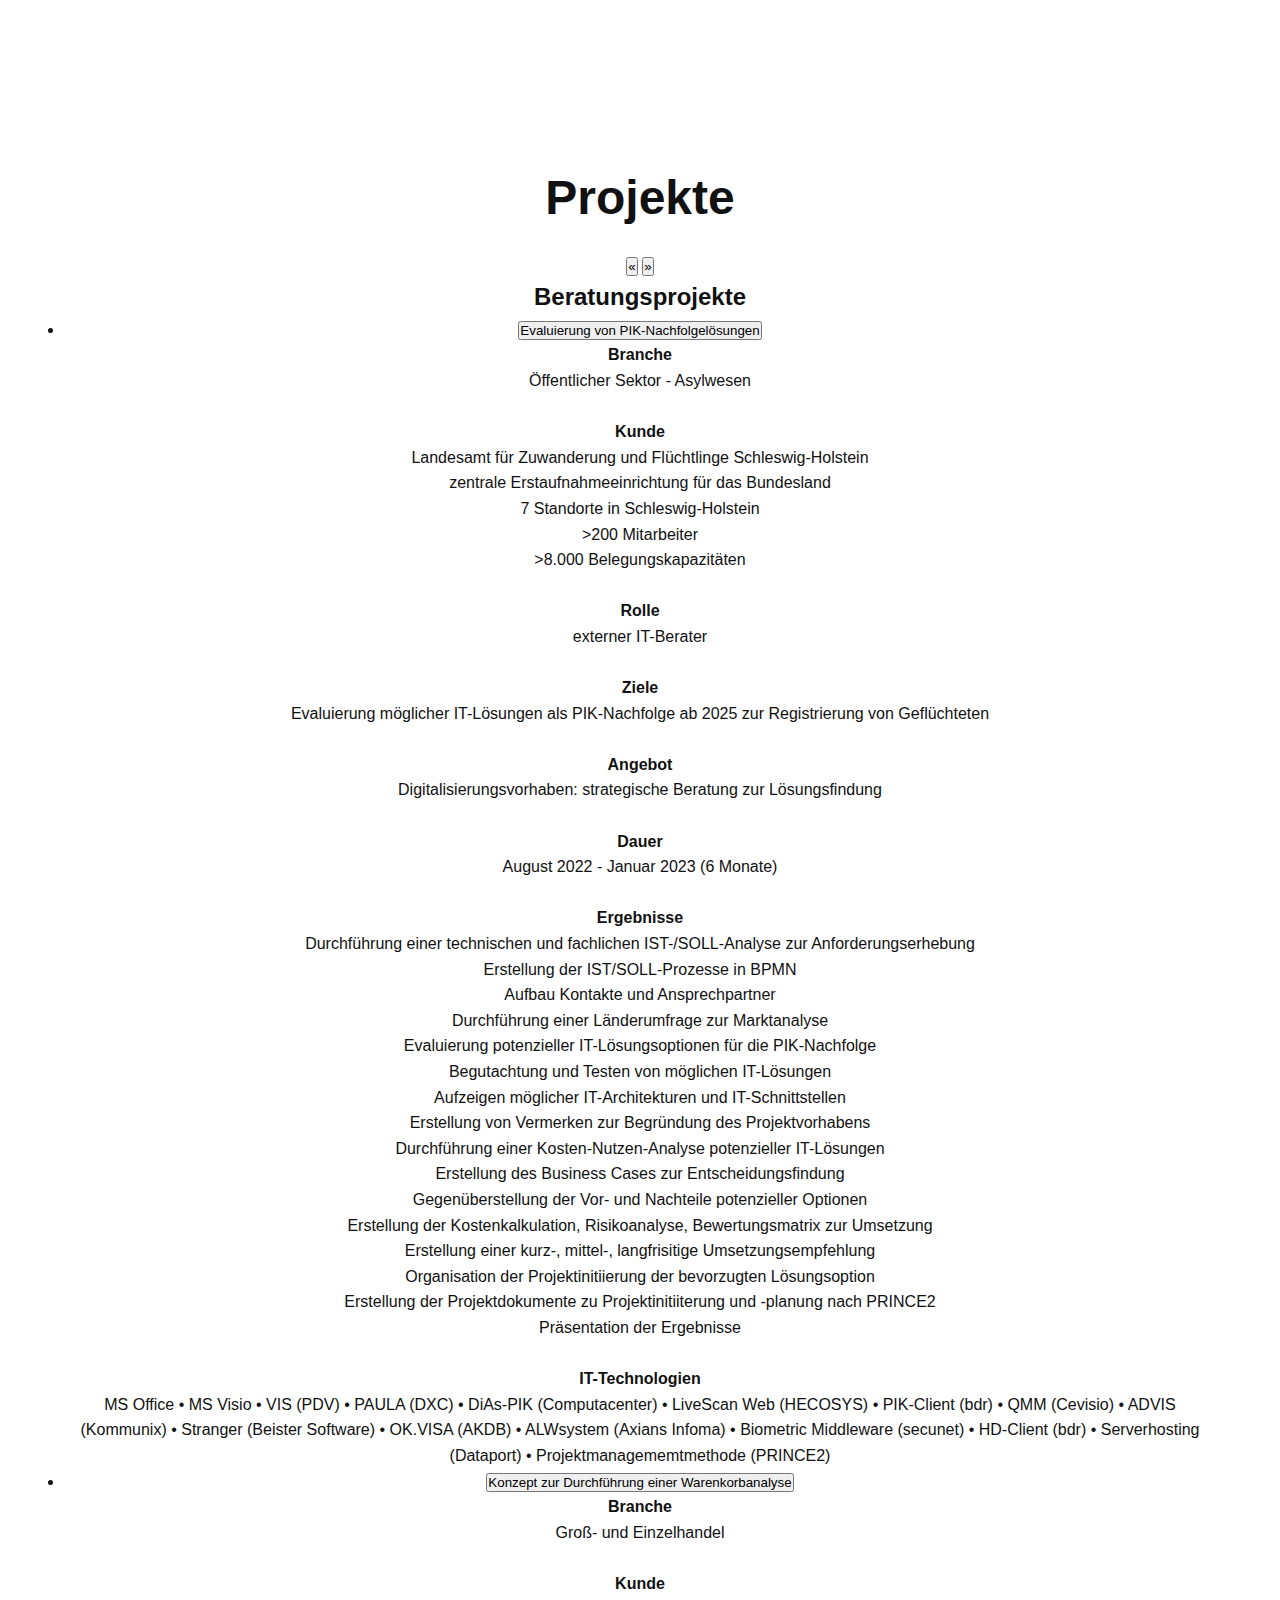
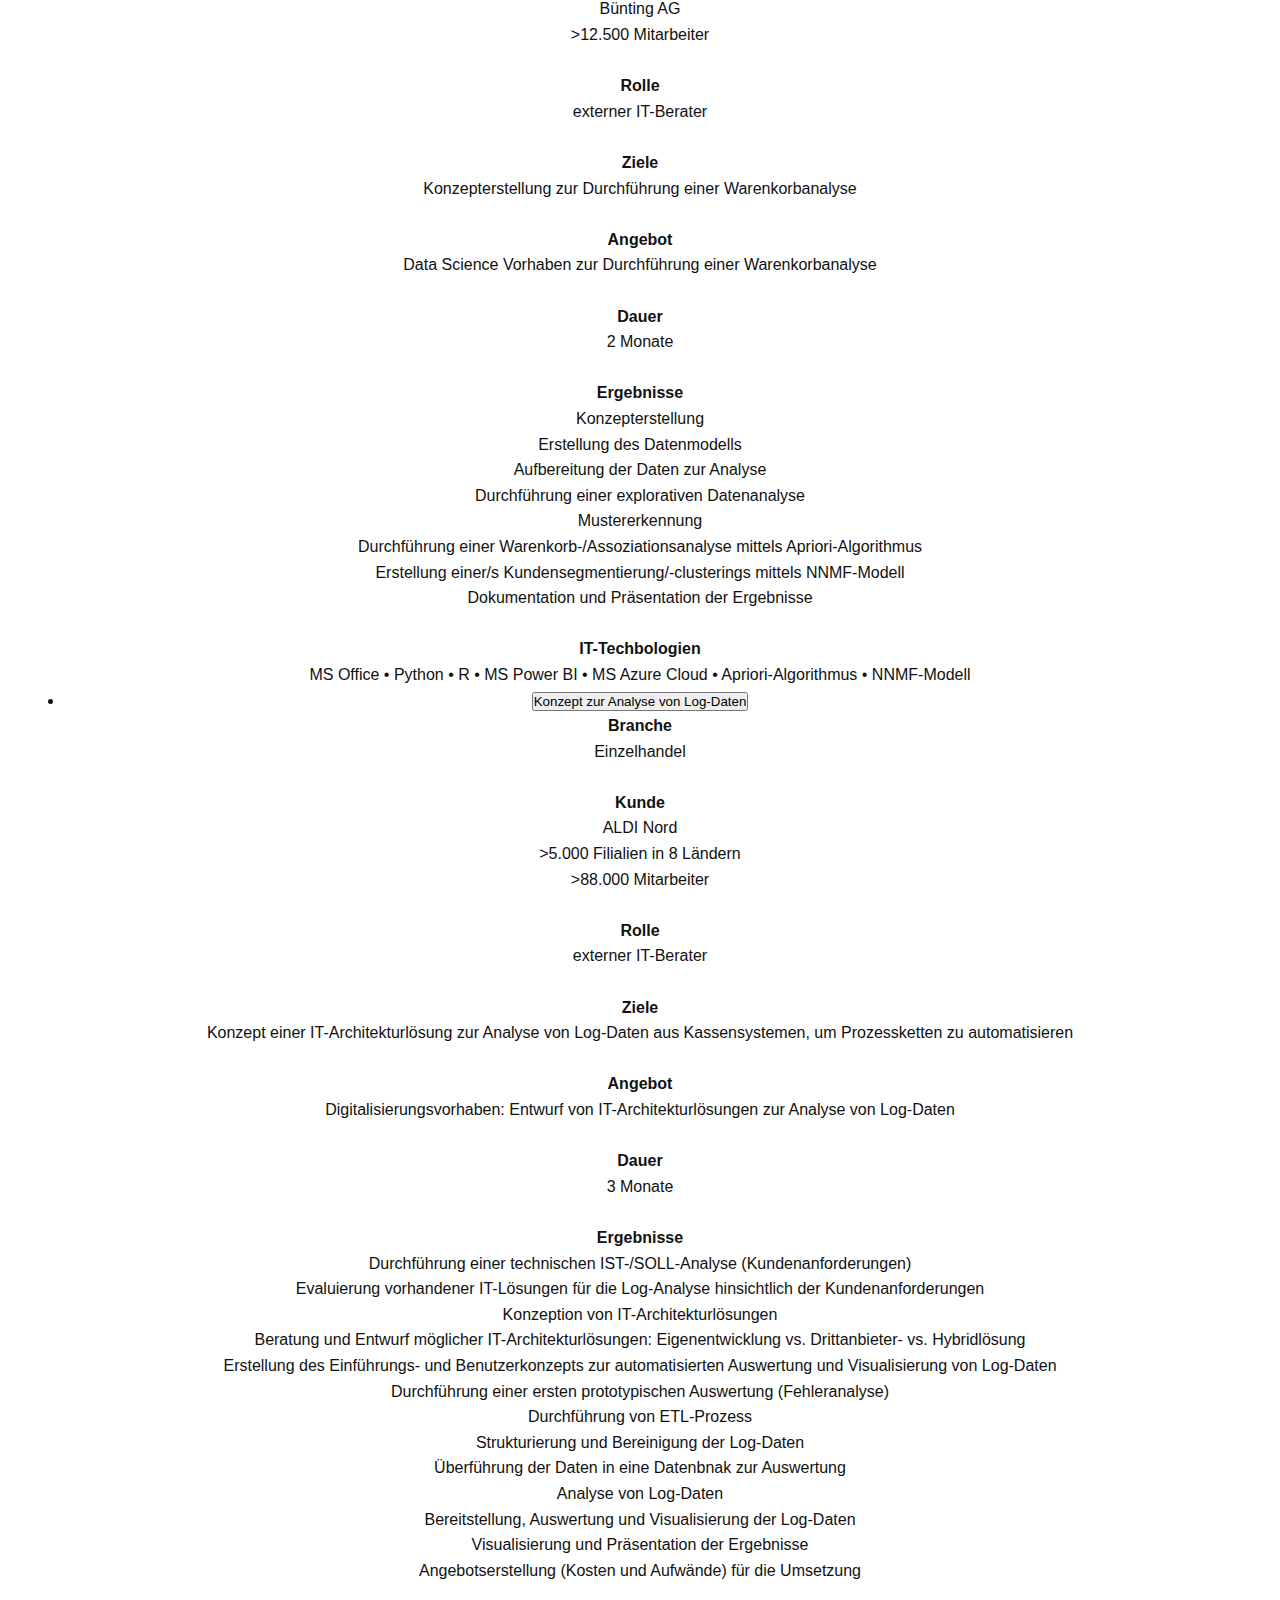
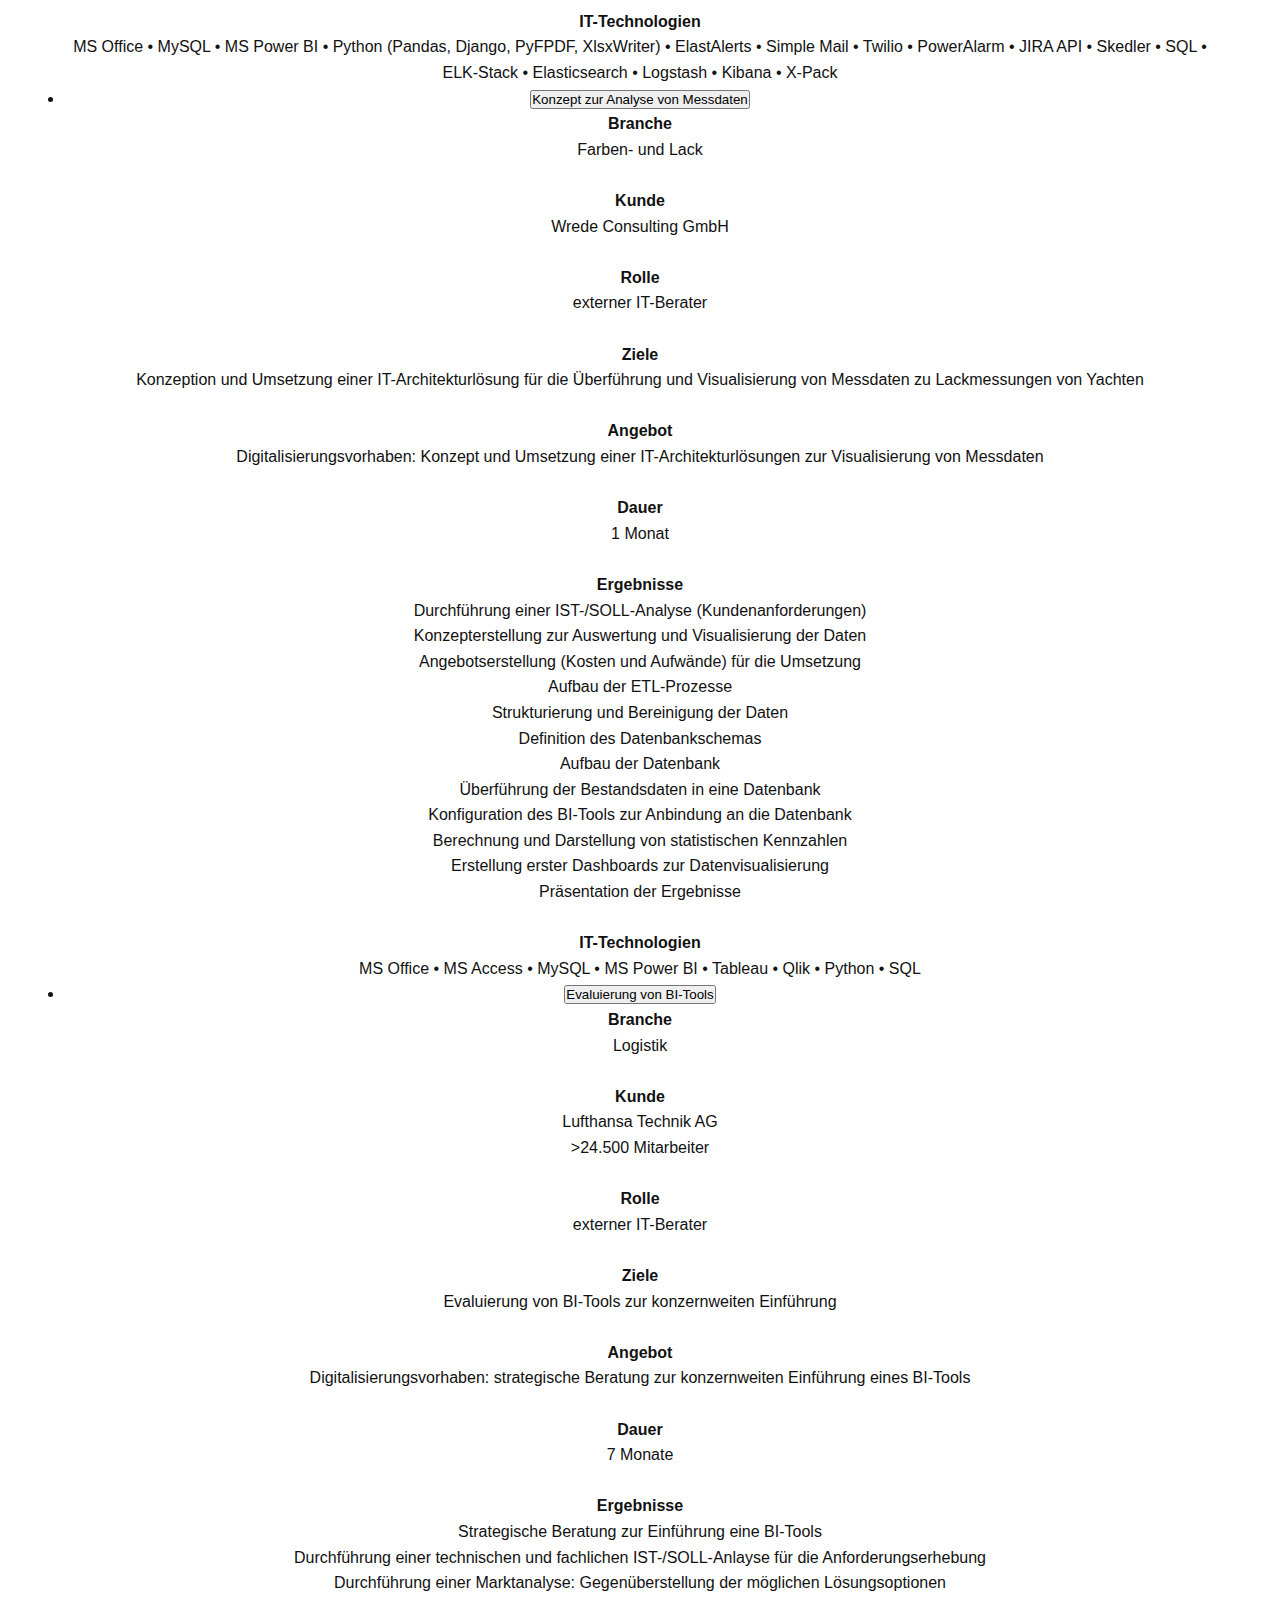
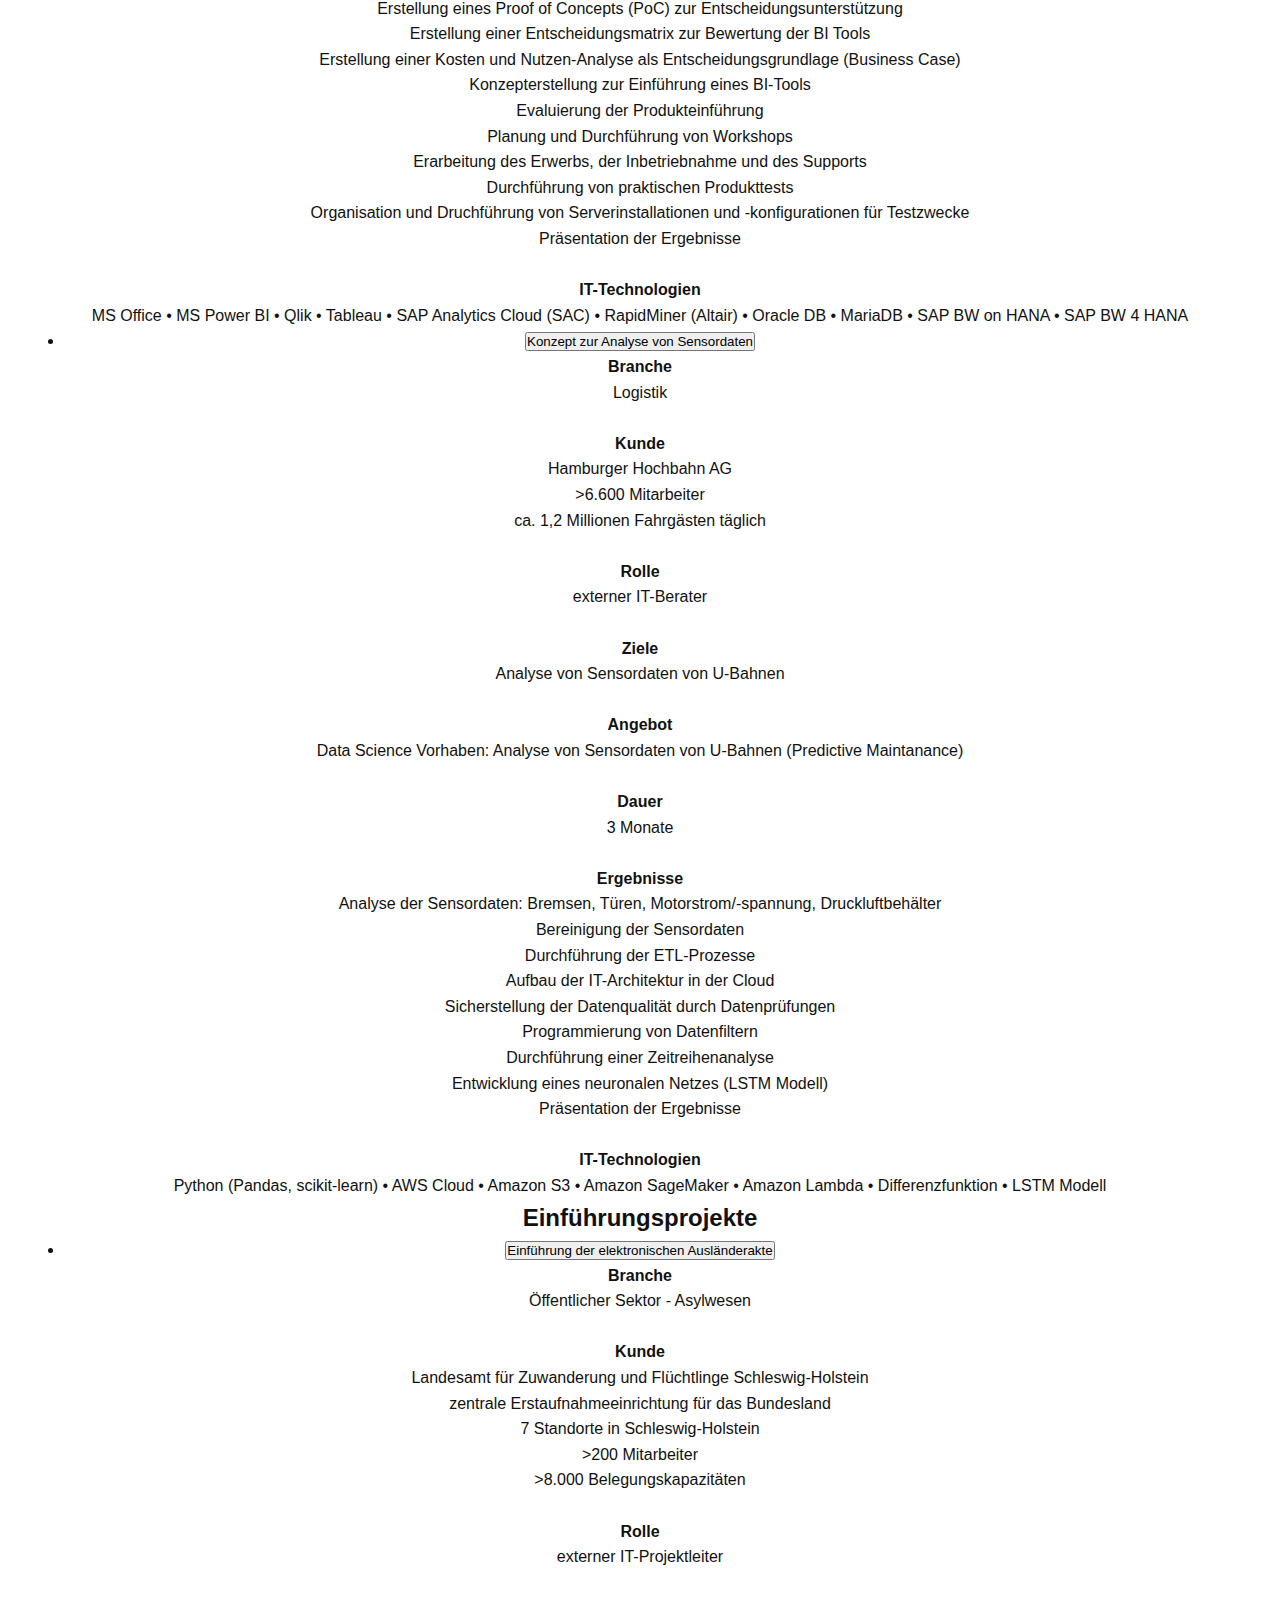
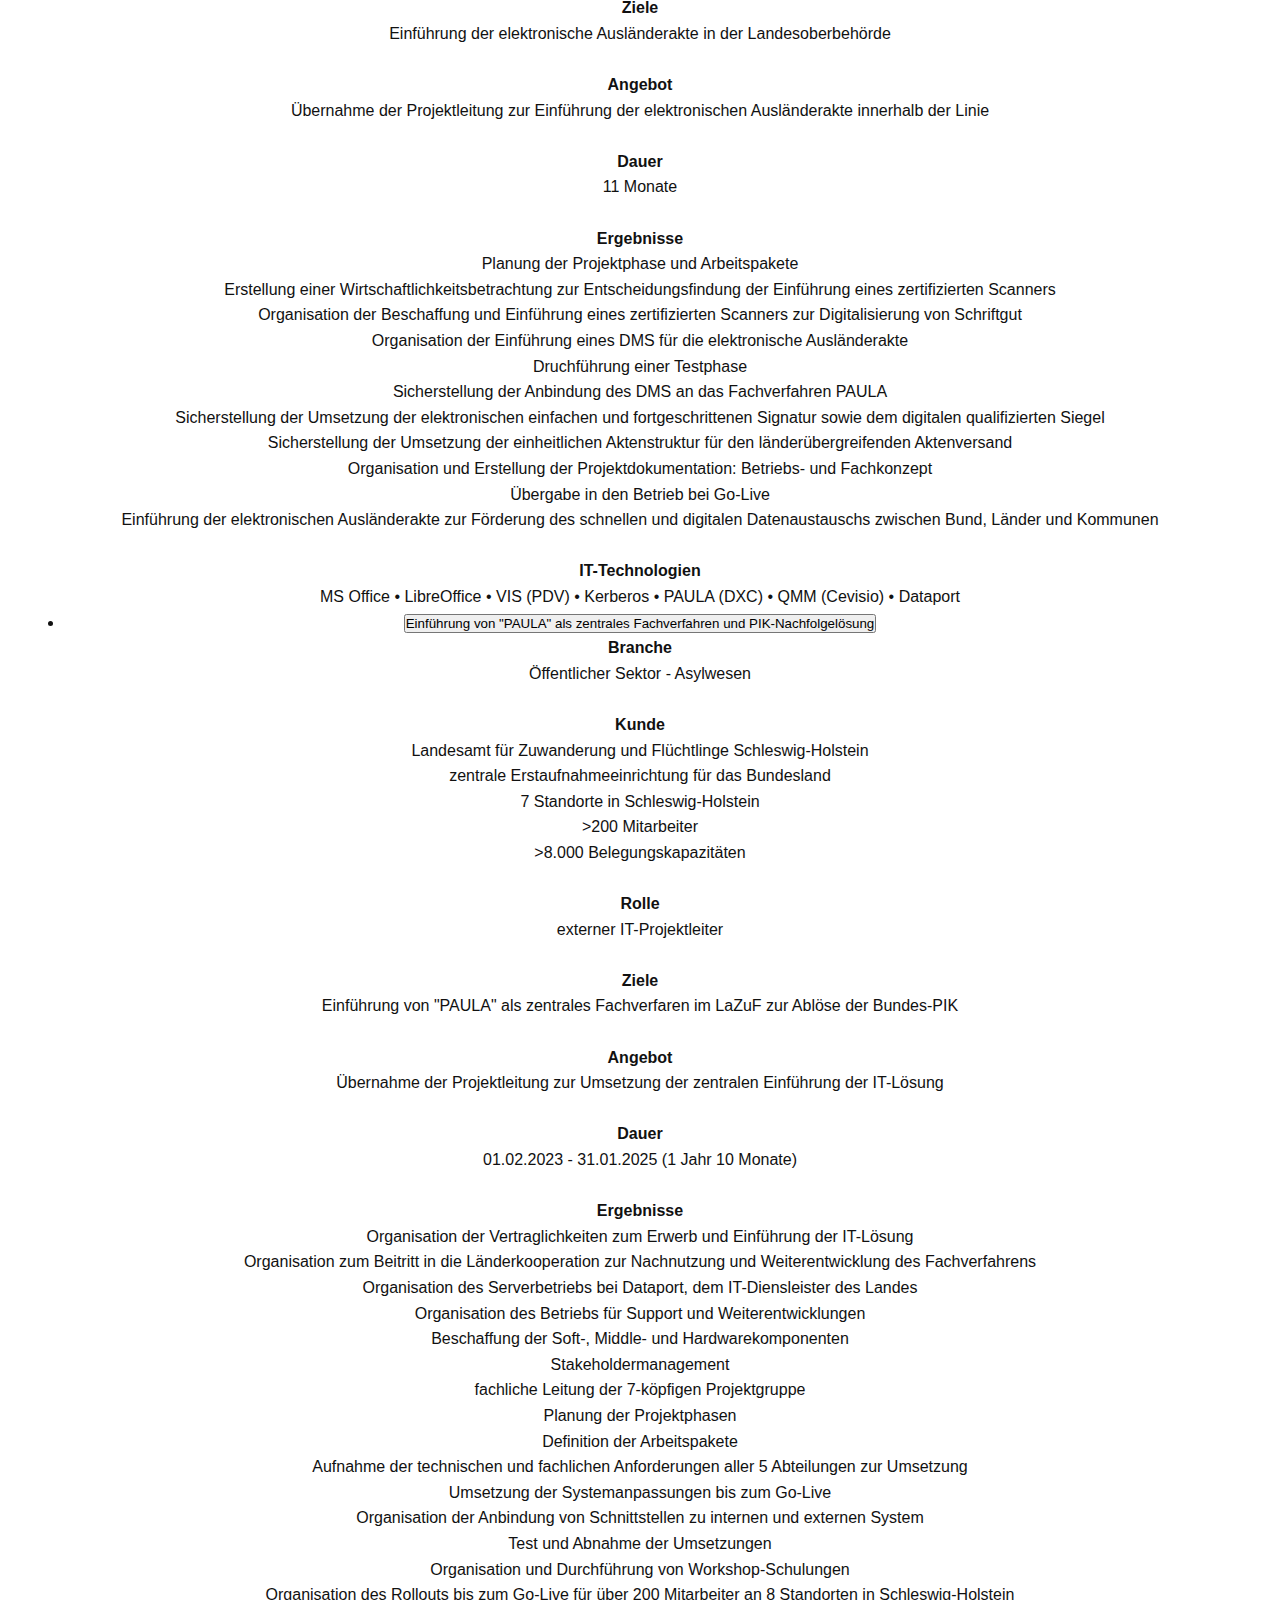
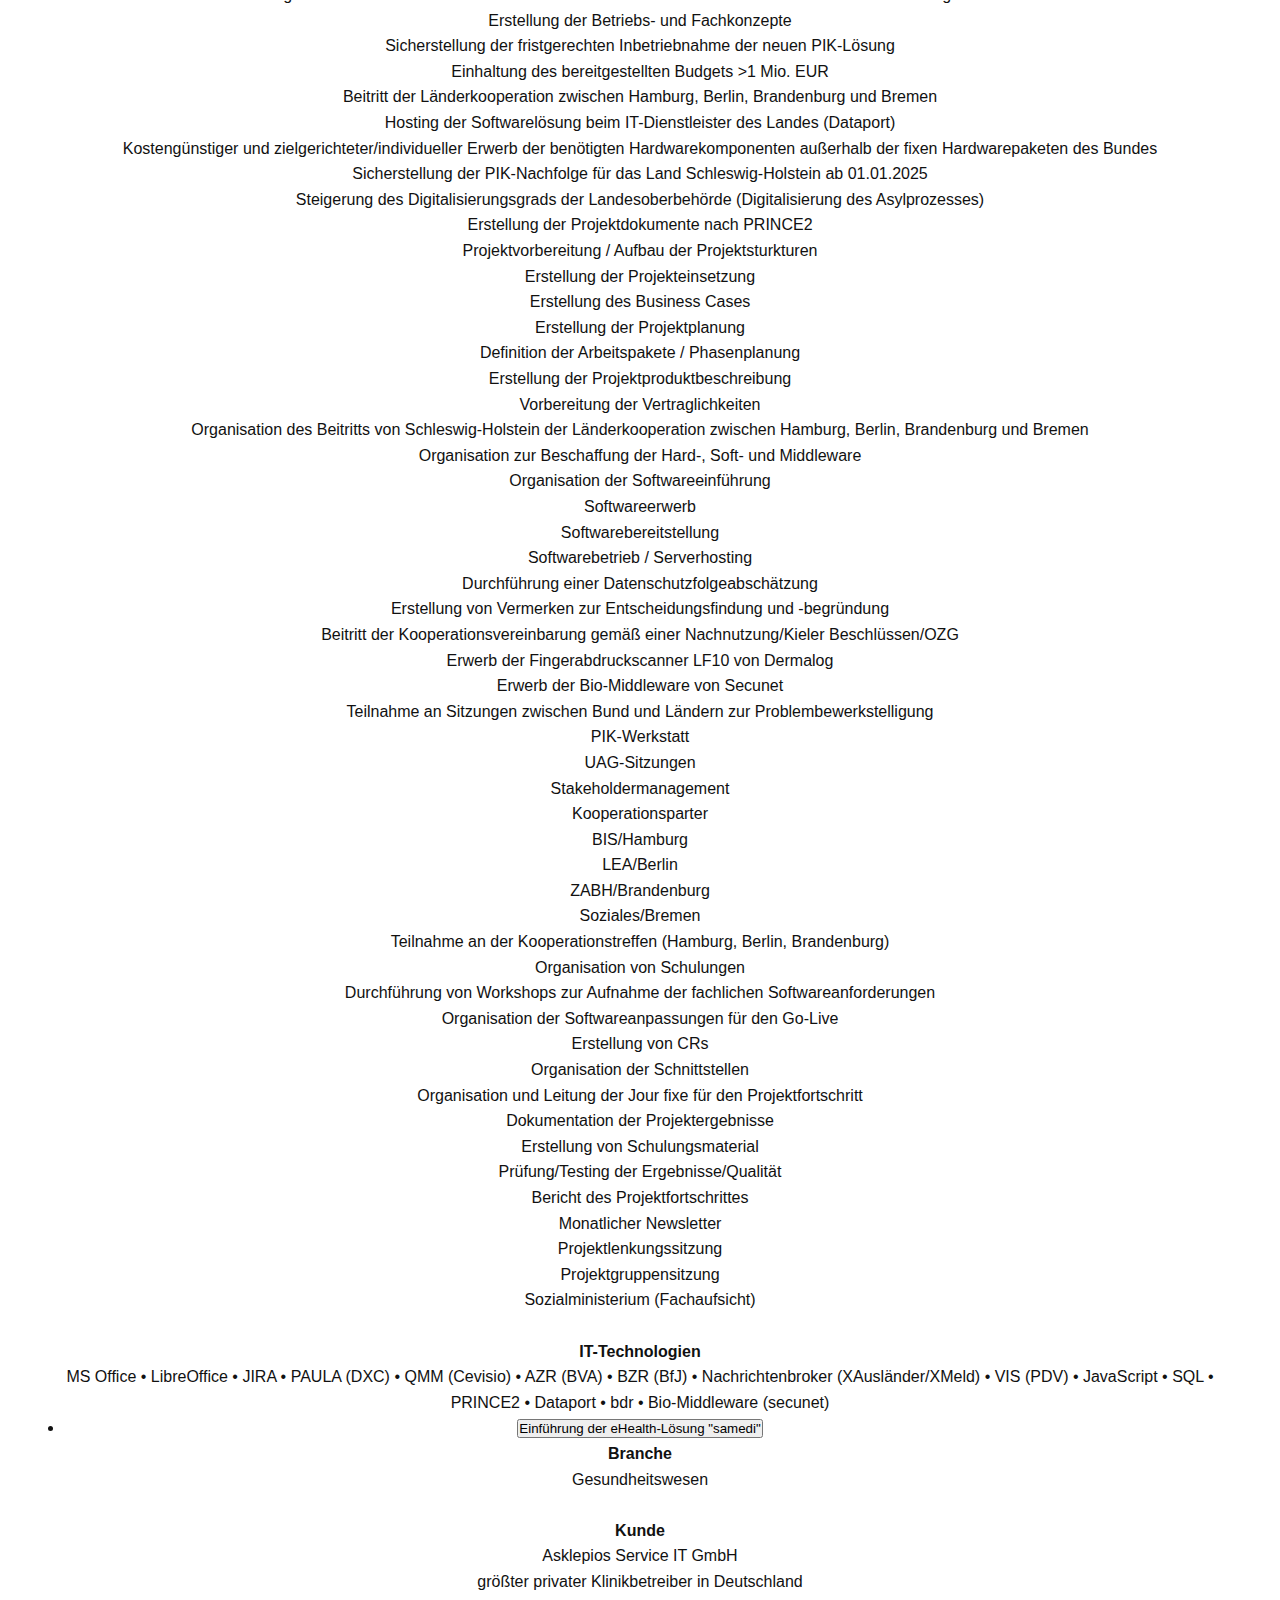
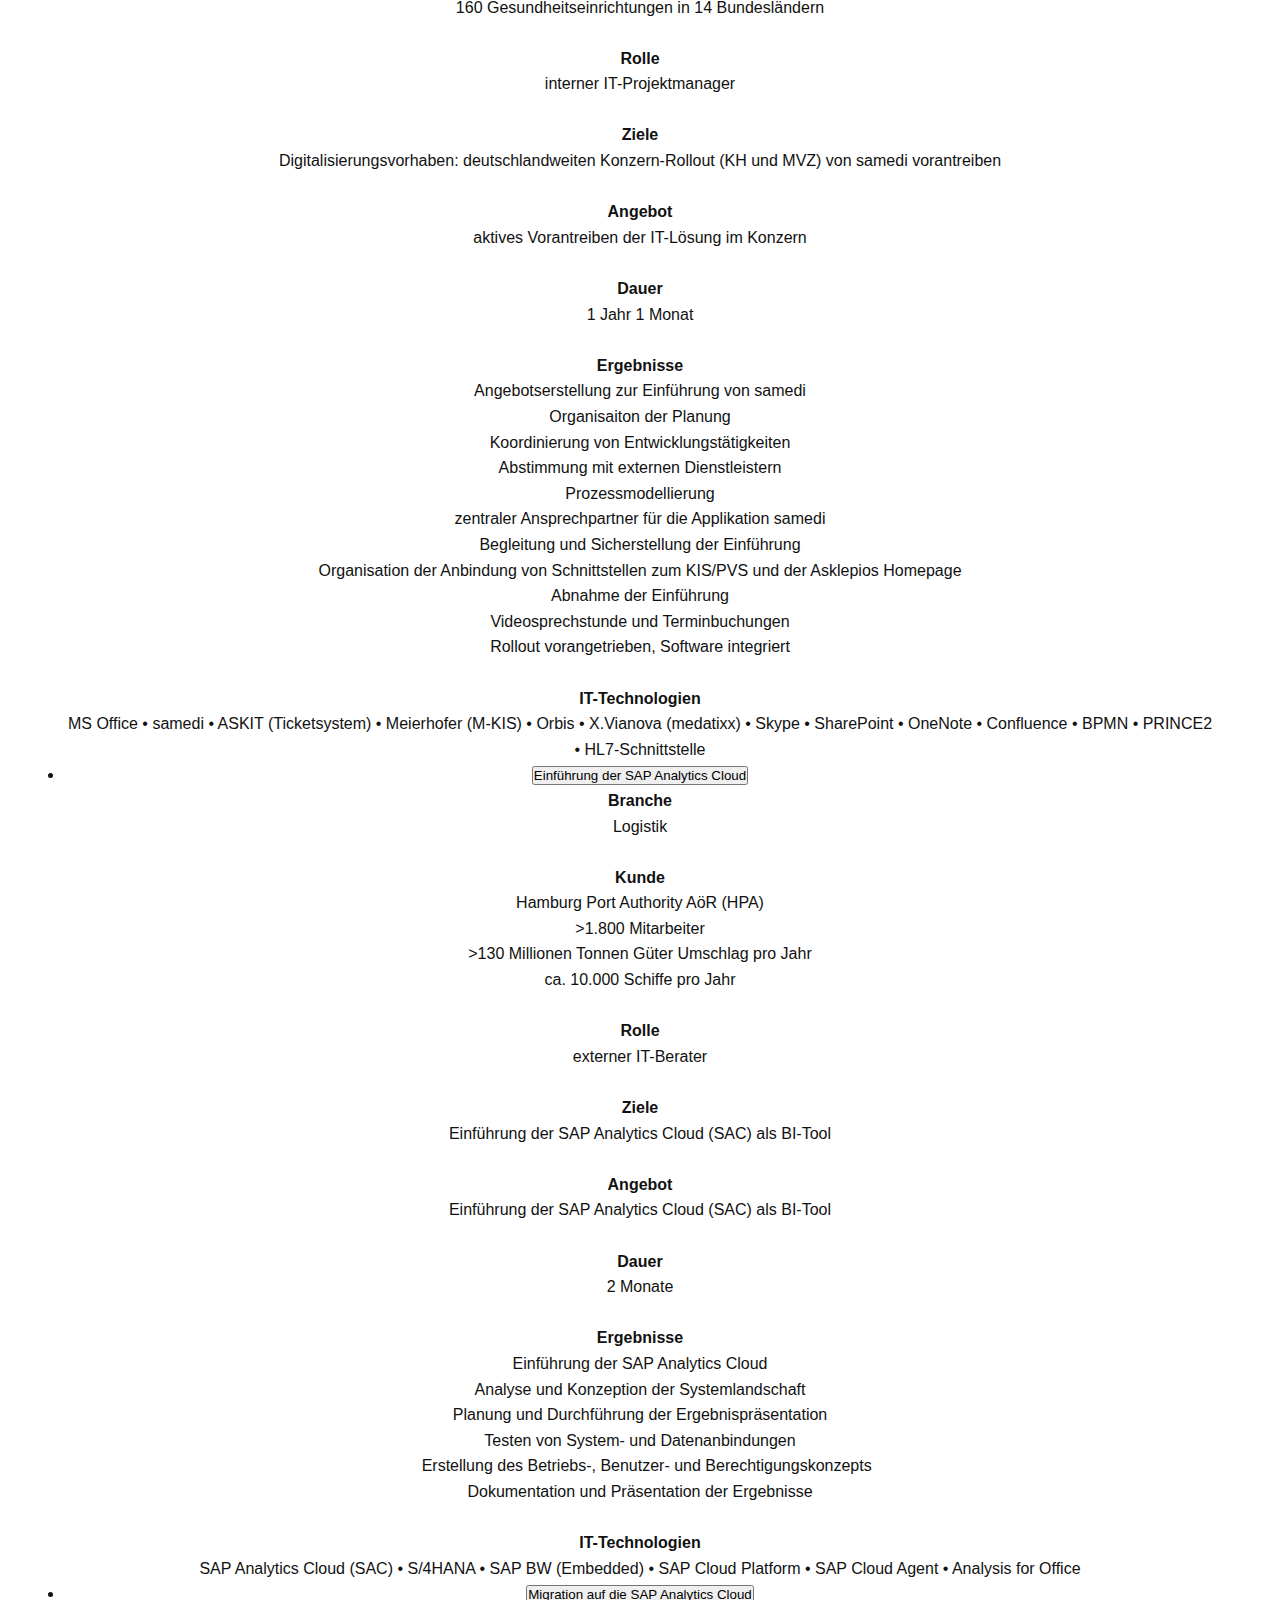
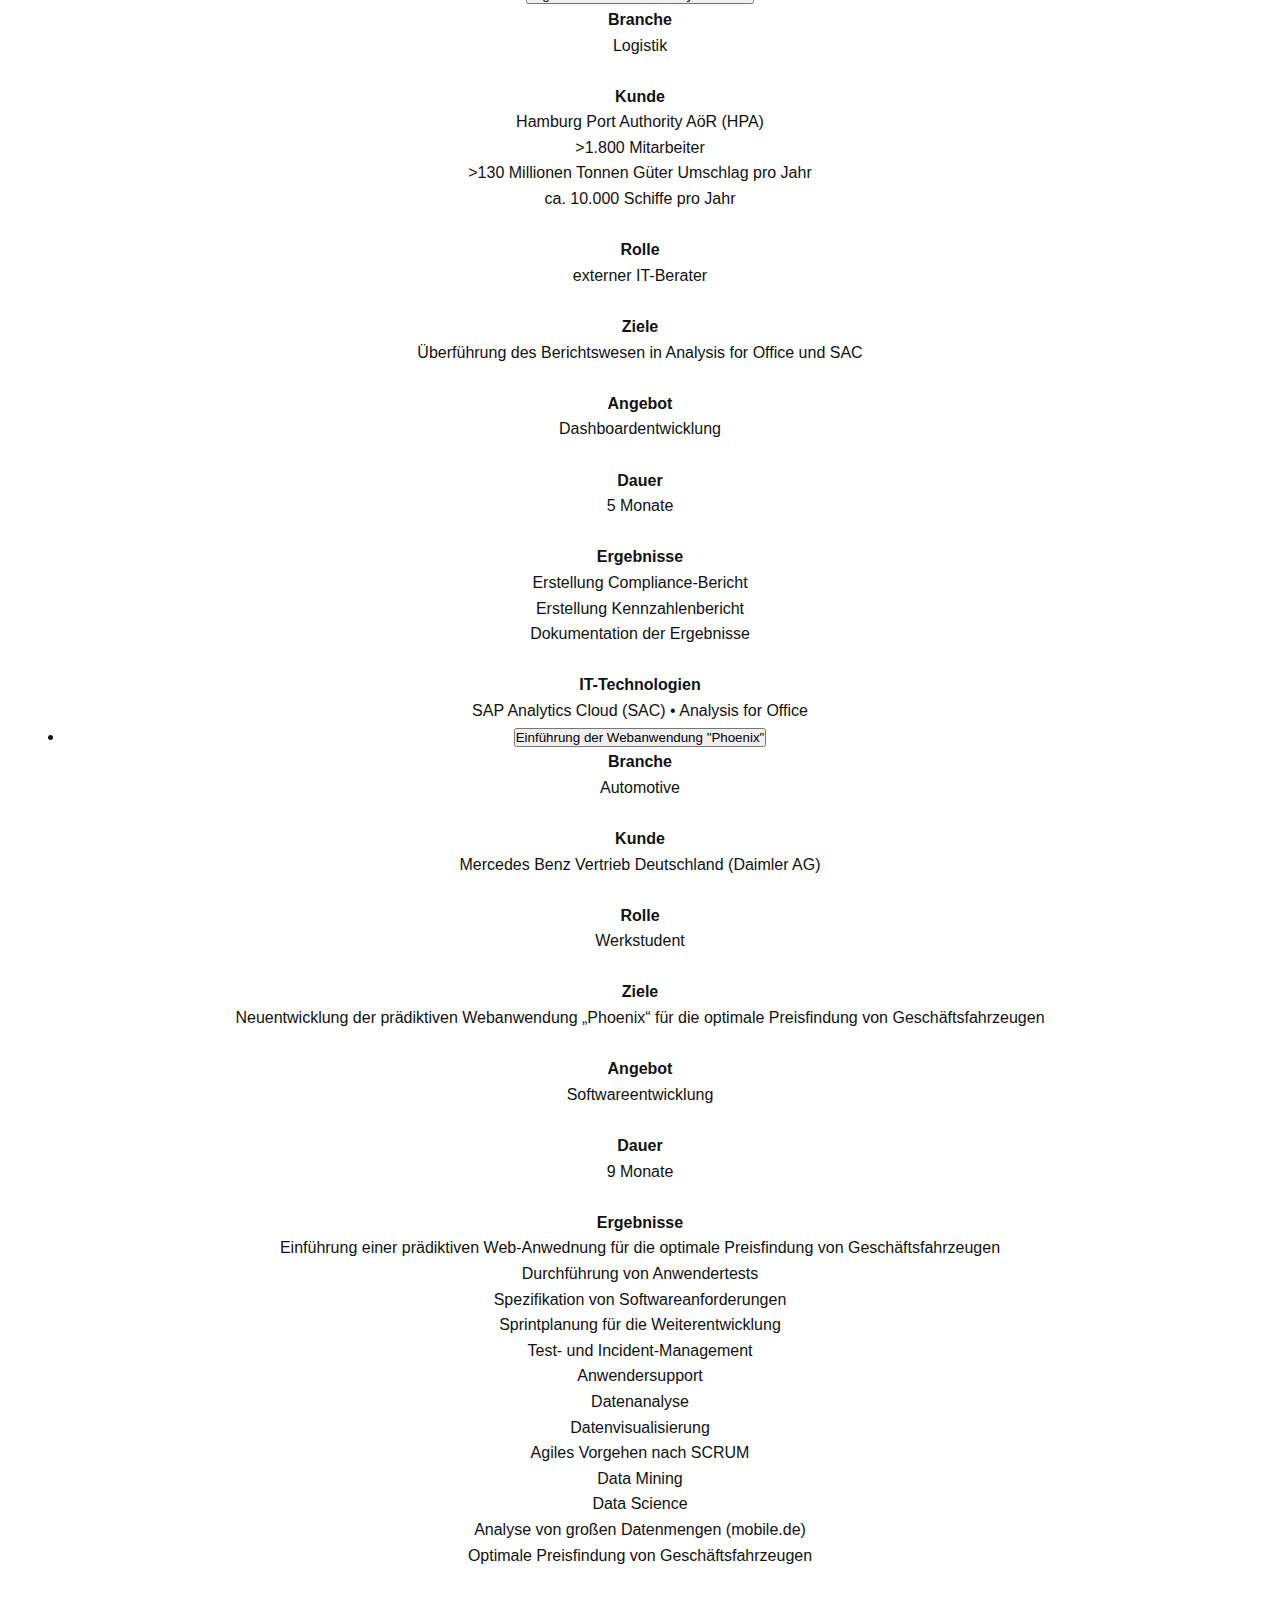
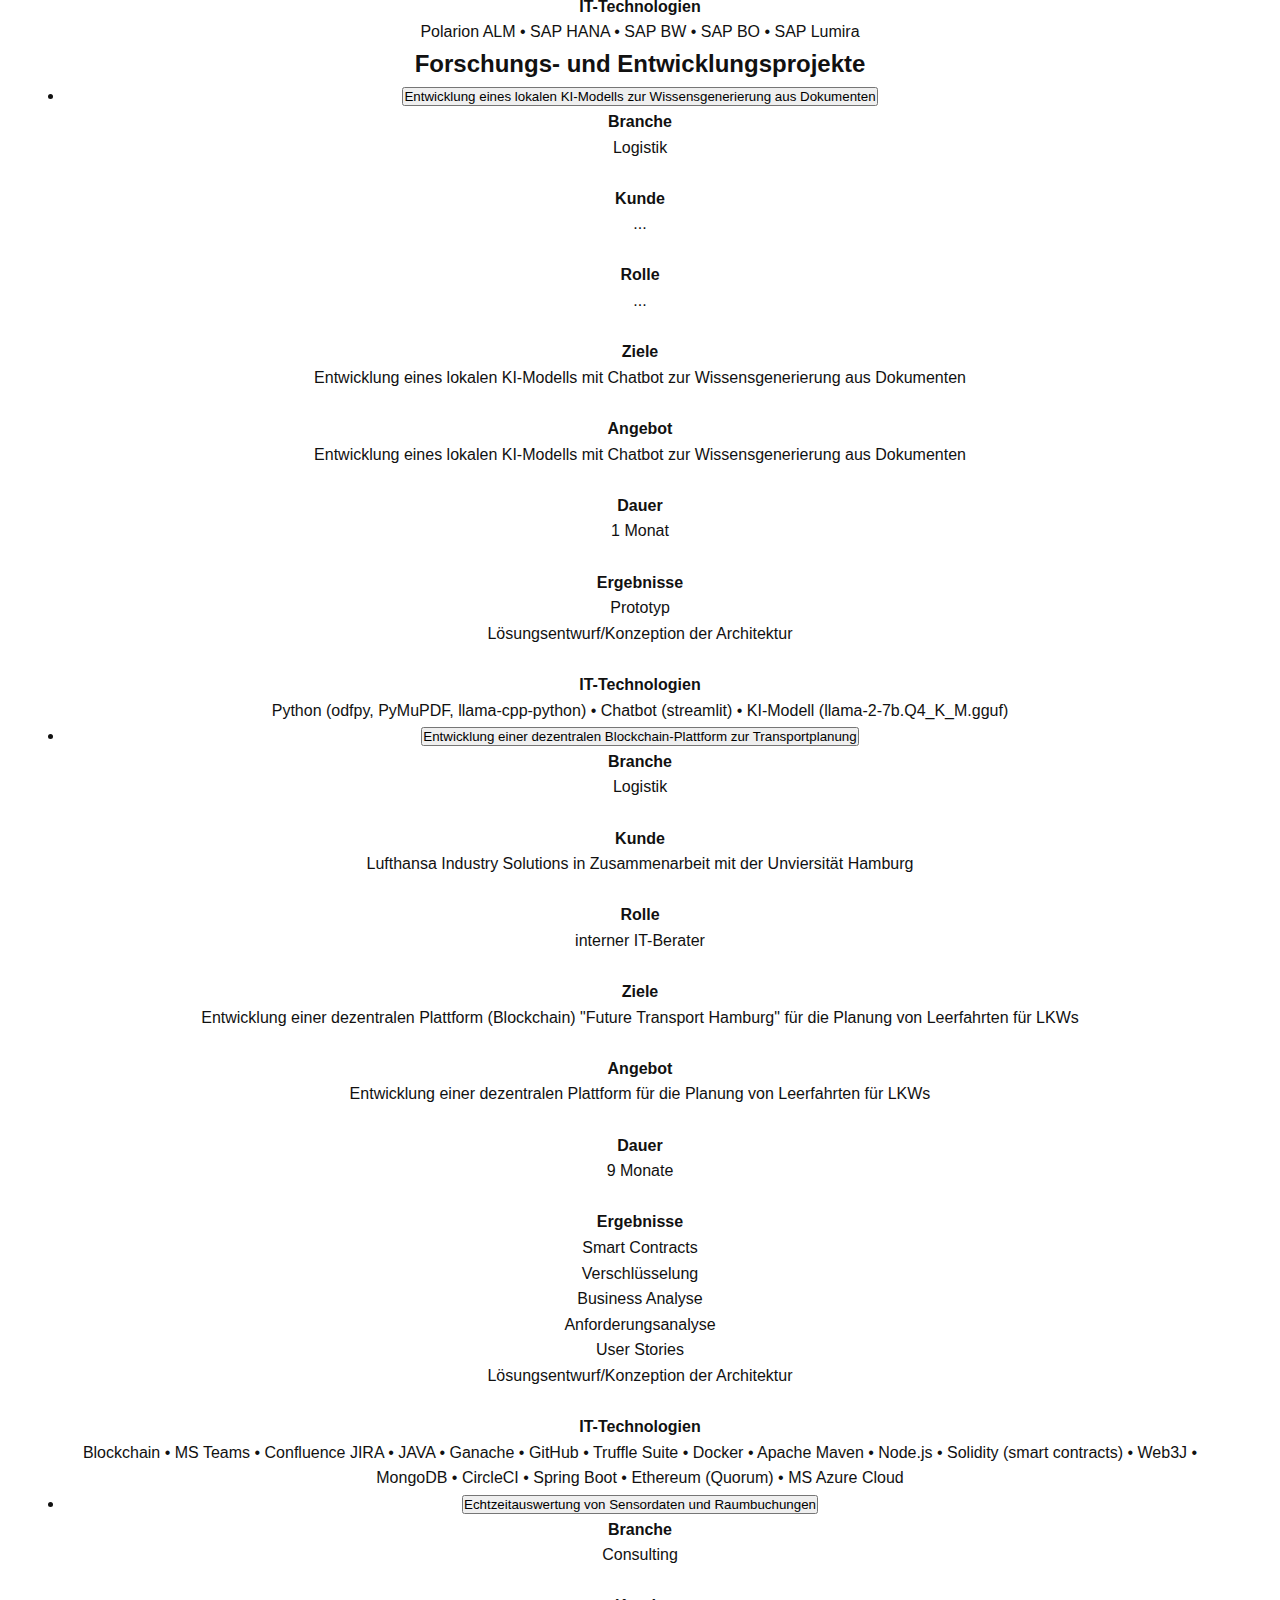
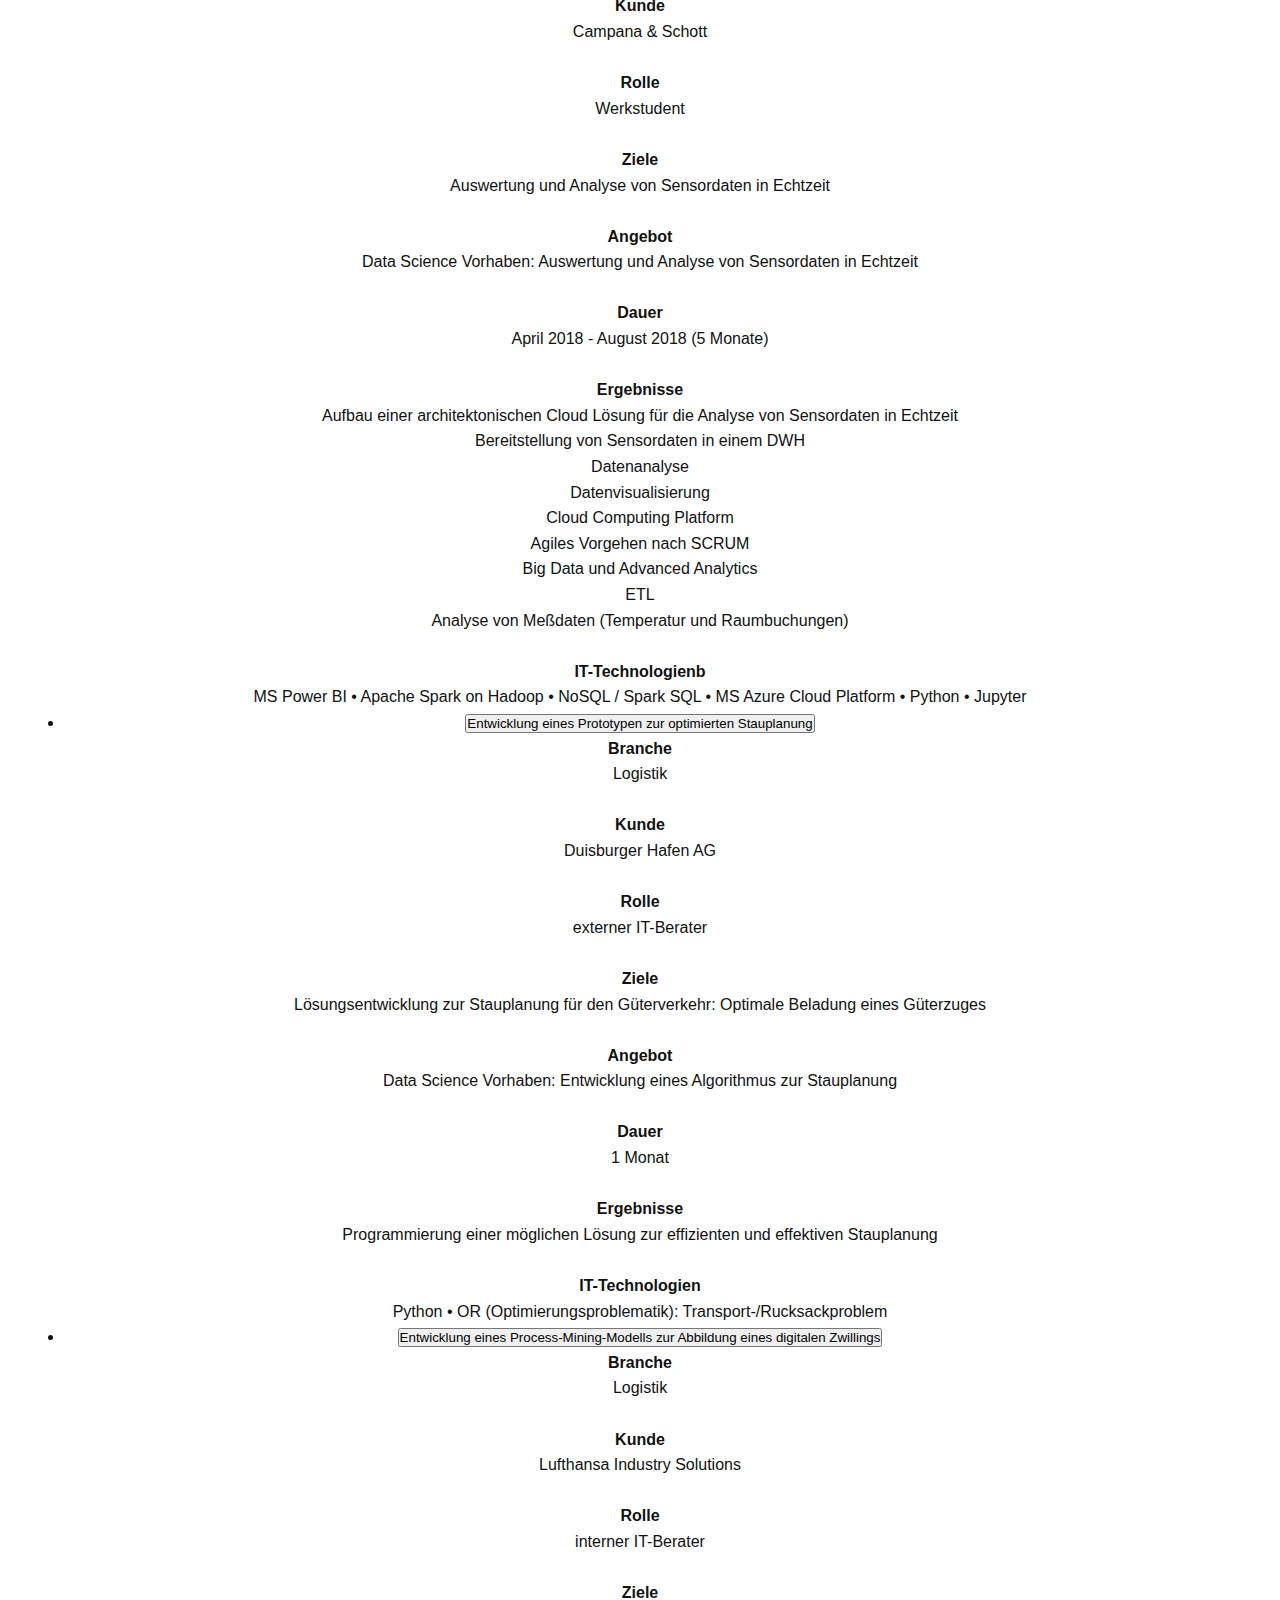
<file: projects.html>
<!DOCTYPE html>
<html lang="de">
<head>
  <meta charset="UTF-8" />
  <meta name="viewport" content="width=device-width, initial-scale=1.0"/>
  <title>Projekte</title>
  <link rel="stylesheet" href="style.css" />
</head>
<body>
  <section class="hero">
    <h1>Projekte</h1>
    <div class="slider-nav">
        <button id="prev">«</button>
        <button id="next">»</button>
    </div>
    <div class="slide active">
      <h2>Beratungsprojekte</h2>
      <ul>
      <li class="project-item">
        <button class="project-toggle">Evaluierung von PIK-Nachfolgelösungen</button>
        <div class="project-info">
          <strong>Branche</strong><br>
          Öffentlicher Sektor - Asylwesen<br>
          <br>
          <strong>Kunde</strong><br>
          Landesamt für Zuwanderung und Flüchtlinge Schleswig-Holstein<br>
	  zentrale Erstaufnahmeeinrichtung für das Bundesland<br>
	  7 Standorte in Schleswig-Holstein<br>
	  >200 Mitarbeiter<br>
	  >8.000 Belegungskapazitäten<br>
          <br>
          <strong>Rolle</strong><br>
          externer IT-Berater<br>
          <br>
          <strong>Ziele</strong><br>
          Evaluierung möglicher IT-Lösungen als PIK-Nachfolge ab 2025 zur Registrierung von Geflüchteten<br>
          <br>
          <strong>Angebot</strong><br>
          Digitalisierungsvorhaben: strategische Beratung zur Lösungsfindung<br>
          <br>
          <strong>Dauer</strong><br>
          August 2022 - Januar 2023 (6 Monate)<br>
          <br>
          <strong>Ergebnisse</strong><br>
          Durchführung einer technischen und fachlichen IST-/SOLL-Analyse zur Anforderungserhebung<br>
	  Erstellung der IST/SOLL-Prozesse in BPMN<br>
	  Aufbau Kontakte und Ansprechpartner<br>
          Durchführung einer Länderumfrage zur Marktanalyse<br>
	  Evaluierung potenzieller IT-Lösungsoptionen für die PIK-Nachfolge<br>
	  Begutachtung und Testen von möglichen IT-Lösungen<br>
	  Aufzeigen möglicher IT-Architekturen und IT-Schnittstellen<br>
          Erstellung von Vermerken zur Begründung des Projektvorhabens<br>
	  Durchführung einer Kosten-Nutzen-Analyse potenzieller IT-Lösungen<br>
          Erstellung des Business Cases zur Entscheidungsfindung<br>
	  Gegenüberstellung der Vor- und Nachteile potenzieller Optionen<br>
	  Erstellung der Kostenkalkulation, Risikoanalyse, Bewertungsmatrix zur Umsetzung<br>
	  Erstellung einer kurz-, mittel-, langfrisitige Umsetzungsempfehlung<br>
          Organisation der Projektinitiierung der bevorzugten Lösungsoption<br>
	  Erstellung der Projektdokumente zu Projektinitiiterung und -planung nach PRINCE2<br>
          Präsentation der Ergebnisse<br>
          <br>
          <strong>IT-Technologien</strong><br>
          MS Office • MS Visio • VIS (PDV) • PAULA (DXC) • DiAs-PIK (Computacenter) • LiveScan Web (HECOSYS) • PIK-Client (bdr) • QMM (Cevisio) • ADVIS (Kommunix) • Stranger (Beister Software) • OK.VISA (AKDB) • ALWsystem (Axians Infoma) • Biometric Middleware (secunet) • HD-Client (bdr) • Serverhosting (Dataport) • Projektmanagememtmethode (PRINCE2)
        </div>
      </li>
      <li class="project-item">
          <button class="project-toggle">Konzept zur Durchführung einer Warenkorbanalyse</button>
          <div class="project-info">
            <strong>Branche</strong><br>
            Groß- und Einzelhandel<br>
            <br>
            <strong>Kunde</strong><br>
            Bünting AG<br>
	    >12.500 Mitarbeiter<br>
            <br>
            <strong>Rolle</strong><br>
            externer IT-Berater<br>
            <br>
            <strong>Ziele</strong><br>
            Konzepterstellung zur Durchführung einer Warenkorbanalyse<br>
            <br>
            <strong>Angebot</strong><br>
            Data Science Vorhaben zur Durchführung einer Warenkorbanalyse<br>
            <br>
            <strong>Dauer</strong><br>
            2 Monate<br>
            <br>
            <strong>Ergebnisse</strong><br>
            Konzepterstellung<br>
	    Erstellung des Datenmodells<br>
            Aufbereitung der Daten zur Analyse<br>
	    Durchführung einer explorativen Datenanalyse<br>
	    Mustererkennung<br>
            Durchführung einer Warenkorb-/Assoziationsanalyse mittels Apriori-Algorithmus<br>
	    Erstellung einer/s Kundensegmentierung/-clusterings mittels NNMF-Modell<br>
            Dokumentation und Präsentation der Ergebnisse<br>
            <br>
            <strong>IT-Techbologien</strong><br>
            MS Office • Python • R • MS Power BI • MS Azure Cloud • Apriori-Algorithmus • NNMF-Modell
          </div>
        </li>
      <li class="project-item">
        <button class="project-toggle">Konzept zur Analyse von Log-Daten</button>
        <div class="project-info">
          <strong>Branche</strong><br>
          Einzelhandel<br>
          <br>
          <strong>Kunde</strong><br>
          ALDI Nord<br>
	  >5.000 Filialien in 8 Ländern<br>
	  >88.000 Mitarbeiter<br>
          <br>
          <strong>Rolle</strong><br>
          externer IT-Berater<br>
          <br>
          <strong>Ziele</strong><br>
          Konzept einer IT-Architekturlösung zur Analyse von Log-Daten aus Kassensystemen, um Prozessketten zu automatisieren<br>
          <br>
          <strong>Angebot</strong><br>
          Digitalisierungsvorhaben: Entwurf von IT-Architekturlösungen zur Analyse von Log-Daten<br>
          <br>
          <strong>Dauer</strong><br>
          3 Monate<br>
          <br>
          <strong>Ergebnisse</strong><br>
          Durchführung einer technischen IST-/SOLL-Analyse (Kundenanforderungen)<br>
	  Evaluierung vorhandener IT-Lösungen für die Log-Analyse hinsichtlich der Kundenanforderungen<br>
	  Konzeption von IT-Architekturlösungen<br>
          Beratung und Entwurf möglicher IT-Architekturlösungen: Eigenentwicklung vs. Drittanbieter- vs. Hybridlösung<br>
          Erstellung des Einführungs- und Benutzerkonzepts zur automatisierten Auswertung und Visualisierung von Log-Daten<br>
          Durchführung einer ersten prototypischen Auswertung (Fehleranalyse)<br>
	  Durchführung von ETL-Prozess<br>	  
	  Strukturierung und Bereinigung der Log-Daten<br>
          Überführung der Daten in eine Datenbnak zur Auswertung<br>
	  Analyse von Log-Daten<br>
	  Bereitstellung, Auswertung und Visualisierung der Log-Daten<br>
          Visualisierung und Präsentation der Ergebnisse<br>
          Angebotserstellung (Kosten und Aufwände) für die Umsetzung<br>
          <br>
          <strong>IT-Technologien</strong><br>
          MS Office • MySQL • MS Power BI • Python (Pandas, Django, PyFPDF, XlsxWriter) • ElastAlerts • Simple Mail • Twilio • PowerAlarm • JIRA API • Skedler • SQL • ELK-Stack • Elasticsearch • Logstash • Kibana • X-Pack
        </div>
      </li>
      <li class="project-item">
        <button class="project-toggle">Konzept zur Analyse von Messdaten</button>
        <div class="project-info">
          <strong>Branche</strong><br>
          Farben- und Lack<br>
          <br>
          <strong>Kunde</strong><br>
          Wrede Consulting GmbH<br>
          <br>
          <strong>Rolle</strong><br>
          externer IT-Berater<br>
          <br>
          <strong>Ziele</strong><br>
          Konzeption und Umsetzung einer IT-Architekturlösung für die Überführung und Visualisierung von Messdaten zu Lackmessungen von Yachten<br>
          <br>
          <strong>Angebot</strong><br>
          Digitalisierungsvorhaben: Konzept und Umsetzung einer IT-Architekturlösungen zur Visualisierung von Messdaten<br>
          <br>
          <strong>Dauer</strong><br>
          1 Monat<br>
          <br>
          <strong>Ergebnisse</strong><br>
          Durchführung einer IST-/SOLL-Analyse (Kundenanforderungen)<br>
          Konzepterstellung zur Auswertung und Visualisierung der Daten<br>
	  Angebotserstellung (Kosten und Aufwände) für die Umsetzung<br>
          Aufbau der ETL-Prozesse<br>
          Strukturierung und Bereinigung der Daten<br>
	  Definition des Datenbankschemas<br>
	  Aufbau der Datenbank<br>
          Überführung der Bestandsdaten in eine Datenbank<br>
          Konfiguration des BI-Tools zur Anbindung an die Datenbank<br>
	  Berechnung und Darstellung von statistischen Kennzahlen<br>
          Erstellung erster Dashboards zur Datenvisualisierung<br>
          Präsentation der Ergebnisse<br>
          <br>
          <strong>IT-Technologien</strong><br>
          MS Office • MS Access • MySQL • MS Power BI • Tableau • Qlik • Python • SQL
        </div>
      </li>
      <li class="project-item">
        <button class="project-toggle">Evaluierung von BI-Tools</button>
        <div class="project-info">
          <strong>Branche</strong><br>
          Logistik<br>
          <br>
          <strong>Kunde</strong><br>
          Lufthansa Technik AG<br>
	  >24.500 Mitarbeiter<br>
          <br>
          <strong>Rolle</strong><br>
          externer IT-Berater<br>
          <br>
          <strong>Ziele</strong><br>
	  Evaluierung von BI-Tools zur konzernweiten Einführung<br>
          <br>
          <strong>Angebot</strong><br>
          Digitalisierungsvorhaben: strategische Beratung zur konzernweiten Einführung eines BI-Tools<br>
          <br>
          <strong>Dauer</strong><br>
          7 Monate<br>
          <br>
          <strong>Ergebnisse</strong><br>
          Strategische Beratung zur Einführung eine BI-Tools<br>
	  Durchführung einer technischen und fachlichen IST-/SOLL-Anlayse für die Anforderungserhebung<br>
          Durchführung einer Marktanalyse: Gegenüberstellung der möglichen Lösungsoptionen<br>
          Erstellung eines Proof of Concepts (PoC) zur Entscheidungsunterstützung<br>
          Erstellung einer Entscheidungsmatrix zur Bewertung der BI Tools<br>
	  Erstellung einer Kosten und Nutzen-Analyse als Entscheidungsgrundlage (Business Case)<br>
	  Konzepterstellung zur Einführung eines BI-Tools<br>
	  Evaluierung der Produkteinführung<br>
	  Planung und Durchführung von Workshops<br>
          Erarbeitung des Erwerbs, der Inbetriebnahme und des Supports<br>
	  Durchführung von praktischen Produkttests<br>
	  Organisation und Druchführung von Serverinstallationen und -konfigurationen für Testzwecke<br>
          Präsentation der Ergebnisse<br>
          <br>
          <strong>IT-Technologien</strong><br>
          MS Office • MS Power BI • Qlik • Tableau • SAP Analytics Cloud (SAC) • RapidMiner (Altair) • Oracle DB • MariaDB • SAP BW on HANA • SAP BW 4 HANA
        </div>
      </li>
      <li class="project-item">
        <button class="project-toggle">Konzept zur Analyse von Sensordaten</button>
        <div class="project-info">
          <strong>Branche</strong><br>
          Logistik<br>
          <br>
          <strong>Kunde</strong><br>
          Hamburger Hochbahn AG<br>
	  >6.600 Mitarbeiter<br>
	  ca. 1,2 Millionen Fahrgästen täglich<br>
          <br>
          <strong>Rolle</strong><br>
          externer IT-Berater<br>
          <br>
          <strong>Ziele</strong><br>
          Analyse von Sensordaten von U-Bahnen<br>
          <br>
          <strong>Angebot</strong><br>
          Data Science Vorhaben: Analyse von Sensordaten von U-Bahnen (Predictive Maintanance)<br>
          <br>
          <strong>Dauer</strong><br>
          3 Monate<br>
          <br>
          <strong>Ergebnisse</strong><br>
          Analyse der Sensordaten: Bremsen, Türen, Motorstrom/-spannung, Druckluftbehälter<br>
	  Bereinigung der Sensordaten<br>
	  Durchführung der ETL-Prozesse<br>
	  Aufbau der IT-Architektur in der Cloud<br>
	  Sicherstellung der Datenqualität durch Datenprüfungen<br>
	  Programmierung von Datenfiltern<br>
	  Durchführung einer Zeitreihenanalyse<br>
	  Entwicklung eines neuronalen Netzes (LSTM Modell)<br>
          Präsentation der Ergebnisse<br>
          <br>
          <strong>IT-Technologien</strong><br>
          Python (Pandas, scikit-learn) • AWS Cloud • Amazon S3 • Amazon SageMaker • Amazon Lambda • Differenzfunktion • LSTM Modell
        </div>
      </li>
      </ul>
    </div>
    <div class="slide">
        <h2>Einführungsprojekte</h2>
        <ul>
        <li class="project-item">
          <button class="project-toggle">Einführung der elektronischen Ausländerakte</button>
          <div class="project-info">
            <strong>Branche</strong><br>
            Öffentlicher Sektor - Asylwesen<br>
            <br>
            <strong>Kunde</strong><br>
            Landesamt für Zuwanderung und Flüchtlinge Schleswig-Holstein<br>
	    zentrale Erstaufnahmeeinrichtung für das Bundesland<br>
	    7 Standorte in Schleswig-Holstein<br>
	    >200 Mitarbeiter<br>
	    >8.000 Belegungskapazitäten<br>
            <br>
            <strong>Rolle</strong><br>
            externer IT-Projektleiter<br>
            <br>
            <strong>Ziele</strong><br>
            Einführung der elektronische Ausländerakte in der Landesoberbehörde<br>
            <br>
            <strong>Angebot</strong><br>
            Übernahme der Projektleitung zur Einführung der elektronischen Ausländerakte innerhalb der Linie<br>
            <br>
            <strong>Dauer</strong><br>
            11 Monate<br>
            <br>
            <strong>Ergebnisse</strong><br>
            Planung der Projektphase und Arbeitspakete<br>
            Erstellung einer Wirtschaftlichkeitsbetrachtung zur Entscheidungsfindung der Einführung eines zertifizierten Scanners<br>
            Organisation der Beschaffung und Einführung eines zertifizierten Scanners zur Digitalisierung von Schriftgut<br>
            Organisation der Einführung eines DMS für die elektronische Ausländerakte<br>
            Druchführung einer Testphase<br>
            Sicherstellung der Anbindung des DMS an das Fachverfahren PAULA<br>
            Sicherstellung der Umsetzung der elektronischen einfachen und fortgeschrittenen Signatur sowie dem digitalen qualifizierten Siegel<br>
            Sicherstellung der Umsetzung der einheitlichen Aktenstruktur für den länderübergreifenden Aktenversand<br>
            Organisation und Erstellung der Projektdokumentation: Betriebs- und Fachkonzept<br>
            Übergabe in den Betrieb bei Go-Live<br>
	    Einführung der elektronischen Ausländerakte zur Förderung des schnellen und digitalen Datenaustauschs zwischen Bund, Länder und Kommunen<br>
            <br>
            <strong>IT-Technologien</strong><br>
            MS Office • LibreOffice • VIS (PDV) • Kerberos • PAULA (DXC) • QMM (Cevisio) • Dataport
          </div>
        </li>
        <li class="project-item">
          <button class="project-toggle">Einführung von "PAULA" als zentrales Fachverfahren und PIK-Nachfolgelösung</button>
          <div class="project-info">
            <strong>Branche</strong><br>
            Öffentlicher Sektor - Asylwesen<br>
            <br>
            <strong>Kunde</strong><br>
            Landesamt für Zuwanderung und Flüchtlinge Schleswig-Holstein<br>
	    zentrale Erstaufnahmeeinrichtung für das Bundesland<br>
	    7 Standorte in Schleswig-Holstein<br>
	    >200 Mitarbeiter<br>
	    >8.000 Belegungskapazitäten<br>
            <br>
            <strong>Rolle</strong><br>
            externer IT-Projektleiter<br>
            <br>
            <strong>Ziele</strong><br>
            Einführung von "PAULA" als zentrales Fachverfaren im LaZuF zur Ablöse der Bundes-PIK<br>
            <br>
            <strong>Angebot</strong><br>
            Übernahme der Projektleitung zur Umsetzung der zentralen Einführung der IT-Lösung<br>
            <br>
            <strong>Dauer</strong><br>
            01.02.2023 - 31.01.2025 (1 Jahr 10 Monate)<br>
            <br>
            <strong>Ergebnisse</strong><br>
            Organisation der Vertraglichkeiten zum Erwerb und Einführung der IT-Lösung<br> 
            Organisation zum Beitritt in die Länderkooperation zur Nachnutzung und Weiterentwicklung des Fachverfahrens<br>
            Organisation des Serverbetriebs bei Dataport, dem IT-Diensleister des Landes<br>
            Organisation des Betriebs für Support und Weiterentwicklungen<br>
            Beschaffung der Soft-, Middle- und Hardwarekomponenten<br>
            Stakeholdermanagement<br>
            fachliche Leitung der 7-köpfigen Projektgruppe<br>
            Planung der Projektphasen<br>
            Definition der Arbeitspakete<br>
            Aufnahme der technischen und fachlichen Anforderungen aller 5 Abteilungen zur Umsetzung<br>
            Umsetzung der Systemanpassungen bis zum Go-Live<br>
            Organisation der Anbindung von Schnittstellen zu internen und externen System<br>
            Test und Abnahme der Umsetzungen<br>
            Organisation und Durchführung von Workshop-Schulungen<br>
            Organisation des Rollouts bis zum Go-Live für über 200 Mitarbeiter an 8 Standorten in Schleswig-Holstein<br>
            Erstellung der Betriebs- und Fachkonzepte<br>
            Sicherstellung der fristgerechten Inbetriebnahme der neuen PIK-Lösung<br>
            Einhaltung des bereitgestellten Budgets >1 Mio. EUR<br>
	    Beitritt der Länderkooperation zwischen Hamburg, Berlin, Brandenburg und Bremen<br>
	    Hosting der Softwarelösung beim IT-Dienstleister des Landes (Dataport)<br>
	    Kostengünstiger und zielgerichteter/individueller Erwerb der benötigten Hardwarekomponenten außerhalb der fixen Hardwarepaketen des Bundes<br>
	    Sicherstellung der PIK-Nachfolge für das Land Schleswig-Holstein ab 01.01.2025<br>
	    Steigerung des Digitalisierungsgrads der Landesoberbehörde (Digitalisierung des Asylprozesses)<br>
	    Erstellung der Projektdokumente nach PRINCE2<br>
	    Projektvorbereitung / Aufbau der Projektsturkturen<br>
    	    Erstellung der Projekteinsetzung<br>
    	    Erstellung des Business Cases<br>
    	    Erstellung der Projektplanung<br>
    	    Definition der Arbeitspakete / Phasenplanung<br>
    	    Erstellung der Projektproduktbeschreibung<br>
	    Vorbereitung der Vertraglichkeiten<br>
    	    Organisation des Beitritts von Schleswig-Holstein der Länderkooperation zwischen Hamburg, Berlin, Brandenburg und Bremen<br>
    	    Organisation zur Beschaffung der Hard-, Soft- und Middleware<br>
    	    Organisation der Softwareeinführung<br>
            Softwareerwerb<br>
            Softwarebereitstellung<br>
            Softwarebetrieb / Serverhosting<br>
            Durchführung einer Datenschutzfolgeabschätzung<br>
	    Erstellung von Vermerken zur Entscheidungsfindung und -begründung<br>
    	    Beitritt der Kooperationsvereinbarung gemäß einer Nachnutzung/Kieler Beschlüssen/OZG<br>
    	    Erwerb der Fingerabdruckscanner LF10 von Dermalog<br>
    	    Erwerb der Bio-Middleware von Secunet<br>
	    Teilnahme an Sitzungen zwischen Bund und Ländern zur Problembewerkstelligung<br>
    	    PIK-Werkstatt<br>
    	    UAG-Sitzungen<br>
	    Stakeholdermanagement<br>
	    Kooperationsparter <br>
            BIS/Hamburg<br>
            LEA/Berlin<br>
            ZABH/Brandenburg<br>
            Soziales/Bremen<br>
	    Teilnahme an der Kooperationstreffen (Hamburg, Berlin, Brandenburg)<br>
	    Organisation von Schulungen<br>
	    Durchführung von Workshops zur Aufnahme der fachlichen Softwareanforderungen<br>
	    Organisation der Softwareanpassungen für den Go-Live<br>
    	    Erstellung von CRs<br>
    	    Organisation der Schnittstellen<br>
	    Organisation und Leitung der Jour fixe für den Projektfortschritt<br>
	    Dokumentation der Projektergebnisse<br>
	    Erstellung von Schulungsmaterial<br>
	    Prüfung/Testing der Ergebnisse/Qualität<br>
	    Bericht des Projektfortschrittes<br>
    	    Monatlicher Newsletter<br>
    	    Projektlenkungssitzung<br>
    	    Projektgruppensitzung<br>
    	    Sozialministerium (Fachaufsicht)<br>
            <br>
            <strong>IT-Technologien</strong><br>
	    MS Office • LibreOffice • JIRA • PAULA (DXC) • QMM (Cevisio) • AZR (BVA) • BZR (BfJ) • Nachrichtenbroker (XAusländer/XMeld) • VIS (PDV) • JavaScript • SQL • PRINCE2 • Dataport • bdr • Bio-Middleware (secunet) 
          </div>
        </li>
        <li class="project-item">
          <button class="project-toggle">Einführung der eHealth-Lösung "samedi"</button>
          <div class="project-info">
            <strong>Branche</strong><br>
            Gesundheitswesen<br>
            <br>
            <strong>Kunde</strong><br>
            Asklepios Service IT GmbH<br>
	    größter privater Klinikbetreiber in Deutschland<br>
	    160 Gesundheitseinrichtungen in 14 Bundesländern<br>
            <br>
            <strong>Rolle</strong><br>
            interner IT-Projektmanager<br>
            <br>
            <strong>Ziele</strong><br>
            Digitalisierungsvorhaben: deutschlandweiten Konzern-Rollout (KH und MVZ) von samedi vorantreiben<br>
            <br>
            <strong>Angebot</strong><br>
            aktives Vorantreiben der IT-Lösung im Konzern<br>
            <br>
            <strong>Dauer</strong><br>
            1 Jahr 1 Monat<br>
            <br>
            <strong>Ergebnisse</strong><br>
            Angebotserstellung zur Einführung von samedi<br>
            Organisaiton der Planung<br>
	    Koordinierung von Entwicklungstätigkeiten<br>
	    Abstimmung mit externen Dienstleistern<br>
	    Prozessmodellierung<br>
            zentraler Ansprechpartner für die Applikation samedi<br>
            Begleitung und Sicherstellung der Einführung<br>
            Organisation der Anbindung von Schnittstellen zum KIS/PVS und der Asklepios Homepage<br>
            Abnahme der Einführung<br>
	    Videosprechstunde und Terminbuchungen<br>
	    Rollout vorangetrieben, Software integriert<br>
            <br>
            <strong>IT-Technologien</strong><br>
	    MS Office • samedi • ASKIT (Ticketsystem) • Meierhofer (M-KIS) • Orbis • X.Vianova (medatixx) • Skype • SharePoint • OneNote • Confluence • BPMN • PRINCE2 • HL7-Schnittstelle
          </div>
        </li>
        <li class="project-item">
          <button class="project-toggle">Einführung der SAP Analytics Cloud</button>
          <div class="project-info">
            <strong>Branche</strong><br>
            Logistik<br>
            <br>
            <strong>Kunde</strong><br>
            Hamburg Port Authority AöR (HPA)<br>
	    >1.800 Mitarbeiter<br>
	    >130 Millionen Tonnen Güter Umschlag pro Jahr<br>
	    ca. 10.000 Schiffe pro Jahr<br>
            <br>
            <strong>Rolle</strong><br>
            externer IT-Berater<br>
            <br>
            <strong>Ziele</strong><br>
            Einführung der SAP Analytics Cloud (SAC) als BI-Tool<br>
            <br>
            <strong>Angebot</strong><br>
            Einführung der SAP Analytics Cloud (SAC) als BI-Tool<br>
            <br>
            <strong>Dauer</strong><br>
	    2 Monate<br>
            <br>
            <strong>Ergebnisse</strong><br>
            Einführung der SAP Analytics Cloud<br>
	    Analyse und Konzeption der Systemlandschaft<br>
            Planung und Durchführung der Ergebnispräsentation<br>
            Testen von System- und Datenanbindungen<br>   
	    Erstellung des Betriebs-, Benutzer- und Berechtigungskonzepts<br>
	    Dokumentation und Präsentation der Ergebnisse<br>
            <br>
            <strong>IT-Technologien</strong><br>
            SAP Analytics Cloud (SAC) • S/4HANA • SAP BW (Embedded) • SAP Cloud Platform • SAP Cloud Agent • Analysis for Office
          </div>
        </li>
        <li class="project-item">
          <button class="project-toggle">Migration auf die SAP Analytics Cloud</button>
          <div class="project-info">
            <strong>Branche</strong><br>
            Logistik<br>
            <br>
            <strong>Kunde</strong><br>
            Hamburg Port Authority AöR (HPA)<br>
	    >1.800 Mitarbeiter<br>
	    >130 Millionen Tonnen Güter Umschlag pro Jahr<br>
	    ca. 10.000 Schiffe pro Jahr<br>
            <br>
            <strong>Rolle</strong><br>
            externer IT-Berater<br>
            <br>
            <strong>Ziele</strong><br>
            Überführung des Berichtswesen in Analysis for Office und SAC<br>
            <br>
            <strong>Angebot</strong><br>
            Dashboardentwicklung<br>
            <br>
            <strong>Dauer</strong><br>
            5 Monate<br>
            <br>
            <strong>Ergebnisse</strong><br>
            Erstellung Compliance-Bericht<br>
            Erstellung Kennzahlenbericht<br>
	    Dokumentation der Ergebnisse<br>
            <br>
            <strong>IT-Technologien</strong><br>
            SAP Analytics Cloud (SAC) • Analysis for Office
          </div>
        </li>
        <li class="project-item">
          <button class="project-toggle">Einführung der Webanwendung "Phoenix"</button>
          <div class="project-info">
            <strong>Branche</strong><br>
            Automotive<br>
            <br>
            <strong>Kunde</strong><br>
            Mercedes Benz Vertrieb Deutschland (Daimler AG)<br>
            <br>
            <strong>Rolle</strong><br>
            Werkstudent<br>
            <br>
            <strong>Ziele</strong><br>
            Neuentwicklung der prädiktiven Webanwendung „Phoenix“ für die optimale Preisfindung von Geschäftsfahrzeugen<br>
            <br>
            <strong>Angebot</strong><br>
            Softwareentwicklung<br>
            <br>
            <strong>Dauer</strong><br>
            9 Monate<br>
            <br>
            <strong>Ergebnisse</strong><br>
            Einführung einer prädiktiven Web-Anwednung für die optimale Preisfindung von Geschäftsfahrzeugen<br>
	    Durchführung von Anwendertests<br>
	    Spezifikation von Softwareanforderungen<br>
	    Sprintplanung für die Weiterentwicklung<br>
	    Test- und Incident-Management<br>
	    Anwendersupport<br>
	    Datenanalyse<br>
	    Datenvisualisierung<br>
            Agiles Vorgehen nach SCRUM<br>
	    Data Mining<br>
	    Data Science<br>
	    Analyse von großen Datenmengen (mobile.de)<br>
	    Optimale Preisfindung von Geschäftsfahrzeugen<br>
            <br>
            <strong>IT-Technologien</strong><br>
	    Polarion ALM • SAP HANA • SAP BW • SAP BO • SAP Lumira
          </div>
        </li>
        </ul>
      </div>
      <div class="slide">
        <h2>Forschungs- und Entwicklungsprojekte</h2>
        <ul>
	 <li class="project-item">
          <button class="project-toggle">Entwicklung eines lokalen KI-Modells zur Wissensgenerierung aus Dokumenten</button>
          <div class="project-info">
            <strong>Branche</strong><br>Logistik<br>
            <br>
            <strong>Kunde</strong><br>...<br>
            <br>
            <strong>Rolle</strong><br>
            ...<br>
            <br>
            <strong>Ziele</strong><br>
            Entwicklung eines lokalen KI-Modells mit Chatbot zur Wissensgenerierung aus Dokumenten<br>
            <br>
            <strong>Angebot</strong><br>
            Entwicklung eines lokalen KI-Modells mit Chatbot zur Wissensgenerierung aus Dokumenten<br>
            <br>
            <strong>Dauer</strong><br>
            1 Monat<br>
            <br>
            <strong>Ergebnisse</strong><br>
            Prototyp<br>
            Lösungsentwurf/Konzeption der Architektur<br>
            <br>
            <strong>IT-Technologien</strong><br>
            Python (odfpy, PyMuPDF, llama-cpp-python) • Chatbot (streamlit) • KI-Modell (llama-2-7b.Q4_K_M.gguf)
          </div>
        </li>
        <li class="project-item">
          <button class="project-toggle">Entwicklung einer dezentralen Blockchain-Plattform zur Transportplanung</button>
          <div class="project-info">
            <strong>Branche</strong><br>Logistik<br>
            <br>
            <strong>Kunde</strong><br>Lufthansa Industry Solutions in Zusammenarbeit mit der Unviersität Hamburg<br>
            <br>
            <strong>Rolle</strong><br>
            interner IT-Berater<br>
            <br>
            <strong>Ziele</strong><br>
            Entwicklung einer dezentralen Plattform (Blockchain) "Future Transport Hamburg" für die Planung von Leerfahrten für LKWs<br>
            <br>
            <strong>Angebot</strong><br>
            Entwicklung einer dezentralen Plattform für die Planung von Leerfahrten für LKWs<br>
            <br>
            <strong>Dauer</strong><br>
            9 Monate<br>
            <br>
            <strong>Ergebnisse</strong><br>
            Smart Contracts<br>
            Verschlüsselung<br>
	    Business Analyse<br>
            Anforderungsanalyse<br>
            User Stories<br>
            Lösungsentwurf/Konzeption der Architektur<br>
            <br>
            <strong>IT-Technologien</strong><br>
            Blockchain • MS Teams • Confluence JIRA • JAVA • Ganache • GitHub • Truffle Suite • Docker • Apache Maven • Node.js • Solidity (smart contracts) • Web3J • MongoDB • CircleCI • Spring Boot • Ethereum (Quorum) • MS Azure Cloud
          </div>
        </li>
        <li class="project-item">
          <button class="project-toggle">Echtzeitauswertung von Sensordaten und Raumbuchungen</button>
          <div class="project-info">
            <strong>Branche</strong><br>
            Consulting<br>
            <br>
            <strong>Kunde</strong><br>
            Campana & Schott<br>
            <br>
            <strong>Rolle</strong><br>
            Werkstudent<br>
            <br>
            <strong>Ziele</strong><br>
            Auswertung und Analyse von Sensordaten in Echtzeit<br>
            <br>
            <strong>Angebot</strong><br>
            Data Science Vorhaben: Auswertung und Analyse von Sensordaten in Echtzeit<br>
            <br>
            <strong>Dauer</strong><br>
            April 2018 - August 2018 (5 Monate)<br>
            <br>
            <strong>Ergebnisse</strong><br>
            Aufbau einer architektonischen Cloud Lösung für die Analyse von Sensordaten in Echtzeit<br>
	    Bereitstellung von Sensordaten in einem DWH<br>
	    Datenanalyse<br>
	    Datenvisualisierung<br>
	    Cloud Computing Platform<br>
	    Agiles Vorgehen nach SCRUM<br>
	    Big Data und Advanced Analytics<br>
	    ETL<br>
	    Analyse von Meßdaten (Temperatur und Raumbuchungen)<br>
            <br>
            <strong>IT-Technologienb</strong><br>
            MS Power BI • Apache Spark on Hadoop • NoSQL / Spark SQL • MS Azure Cloud Platform • Python • Jupyter
          </div>
        </li>
        <li class="project-item">
          <button class="project-toggle">Entwicklung eines Prototypen zur optimierten Stauplanung</button>
          <div class="project-info">
            <strong>Branche</strong><br>
            Logistik<br>
            <br>
            <strong>Kunde</strong><br>
            Duisburger Hafen AG<br>
            <br>
            <strong>Rolle</strong><br>
            externer IT-Berater<br>
            <br>
            <strong>Ziele</strong><br>
            Lösungsentwicklung zur Stauplanung für den Güterverkehr: Optimale Beladung eines Güterzuges<br>
            <br>
            <strong>Angebot</strong><br>
            Data Science Vorhaben: Entwicklung eines Algorithmus zur Stauplanung<br>
            <br>
            <strong>Dauer</strong><br>
            1 Monat<br>
            <br>
            <strong>Ergebnisse</strong><br>
            Programmierung einer möglichen Lösung zur effizienten und effektiven Stauplanung<br>
            <br>
            <strong>IT-Technologien</strong><br>
            Python • OR (Optimierungsproblematik): Transport-/Rucksackproblem
          </div>
        </li>
        <li class="project-item">
          <button class="project-toggle">Entwicklung eines Process-Mining-Modells zur Abbildung eines digitalen Zwillings</button>
          <div class="project-info">
            <strong>Branche</strong><br>
            Logistik<br>
            <br>
            <strong>Kunde</strong><br>
            Lufthansa Industry Solutions<br>
            <br>
            <strong>Rolle</strong><br>
            interner IT-Berater<br>
            <br>
            <strong>Ziele</strong><br>
            Prozessmodell zur Abbildung eines digitalen Zwillings aus den Log-Daten generieren<br>
            <br>
            <strong>Dauer</strong><br>
            Juli 2019 - September 2019 (3 Monate)<br>
            <br>
            <strong>Angebot</strong><br>
            Data Science Vorhaben: Process-Mining<br>
            <br>
            <strong>Ergebnisse</strong><br>
            Modellierung in BPMN 2.0 Export (XML)<br>
            Erstellung JSON<br>
            BPMN.io<br>
            process Mining<br>
	    Prozessmodell aus Log-Daten generieren, analysieren, visualisieren und exportieren<br>
	    Petrinetz; Direct Flow Graph (DFG)<br>
	    XML; BPMN 2.0<br>
	    IEEE 1849-2016 XES Standard<br>
	    Was sind Hauptprozessschritte?<br>
	    Wie lange dauern einzelne Prozessschritte?<br>
            <br>
            <strong>IT-Technologien</strong><br>
            Python (Pm4Py) • R (bupaR) • BPMN • JSON • Disco by Fluxicon
          </div>
        </li>
        <li class="project-item">
          <button class="project-toggle">Entwicklung eines Text-Mining-Modells zur Analyse von CRM-Daten</button>
          <div class="project-info">
            <strong>Branche</strong><br>
            Banken und Finanzdienstleistungen <br>
            <br>
            <strong>Kunde</strong><br>
            Landesbank Berlin AG<br>
            <br>
            <strong>Rolle</strong><br>
            Masterand<br>
            <br>
            <strong>Ziele</strong><br>
            Gewinnung von Kundeninformationen aus Transaktionsdaten durch die Anwendung von Text Mining Methoden im CRM von Banken<br>
            <br>
            <strong>Angebot</strong><br>
            Data Science Vorhaben: Text Mining<br>
            <br>
            <strong>Dauer</strong><br>
            Juni 2018 - November 2018 (6 Monate)<br>
            <br>
            <strong>Ergebnisse</strong><br>
            Analyse von unstrukturierten Transaktionsdaten mittels Text Mining Methoden<br>
	    Evaluation der Ergebnisse<br>
	    Modellentwicklung<br>
	    Literaturrecherche<br>
	    wissenschaftliche Dokumentation der Ergebnisse<br>
	    Data Science<br>
	    Data Analytics<br>
	    Data Mining / Text Mining<br>
	    Vorgehensmodell für Text Mining<br>
	    Design Science<br>
	    Projektplanung<br>
	    Spezifikation von Anforderungen<br>
	    Datenanalyse von Geldtransaktionen (Verwendungszwecke) einer großen Bank<br>
	    Gewinnung von Kategorien aus unstrukturierten Daten<br>
	    ETL<br>
	    Erstellung von Kundenprofilen<br>
	    Logistische Regression (Wahrscheinlichkeiten für Kategorien)<br>
	    Projektmanagement<br>
	    Ein praktischer Anwendungsfall" wurde ein Text Mining und Analytics Modell für das CRM entwickelt<br>
            <br>
            <strong>IT-Technologien</strong><br>
            KNIME Analytics Platform • Sybase
          </div>
        </li>
        <li class="project-item">
          <button class="project-toggle">Entwicklung einer SaaS-Plattform für das Real Time Advertising</button>
          <div class="project-info">
            <strong>Branche</strong><br>
            E-Commerce und Versandhandel<br>
            <br>
            <strong>Kunde</strong><br>
            Kooperation mit einem Versandhändler<br>
            <br>
            <strong>Rolle</strong><br>
            Student<br>
            <br>
            <strong>Ziele</strong><br>
            Entwicklung einer Software as a Service (SaaS) Plattform (Demand Side Platform - DSP) für das Real Time Advertising/Bidding (RTA/RTB)<br>
            <br>
            <strong>Angebot</strong><br>
            wissenschaftliche Entwicklung einer SaaS Plattfrom für das RTA<br>
            <br>
            <strong>Dauer</strong><br>
            Oktober 2017 - März 2018 (6 Monate)<br>
            <br>
            <strong>Ergebnisse</strong><br>
            Schnittstellenentwicklung<br>
	    Spezifikation von Softwareanforderungen<br>
	    Planung der Projektphasen und Meilensteine<br>
	    Konzeption und Dokumentation der Lösungsarchitektur<br>
	    Modellentwicklung<br>
	    SaaS Platform<br>
	    Prozessanalyse<br>
	    Projektmanagement<br>
	    CRISP-DM Prozess - Data Science<br>
	    Data Engineer<br>
	    Spezifikation von Anforderungen<br>
	    Data Mining nach CRIPS-DM Vorgehen<br>
	    Datenanalyse eines großen Versandhändlers (CRM-Daten)<br>
	    Logistische Regression (Wiederkaufswahrscheinlichkeit eines Kunden)<br>
	    Berechnung des optimalen Gebots für Werbetreibende<br>
            <br>
            <strong>IT-Technologien</strong><br>
            MS Office • RFMC-Modell • CLV-Modell • Logistische Regression • Java • R • XAMPP • MySQL • Apache Tomcat • ETL • Clusteranalyse (k-Means) • Elbow-Methode • DoubleClick Ad Exchange by Google
          </div>
        </li>
	<li class="project-item">
          <button class="project-toggle">Analyse von Twitterdaten zur US-Wahl</button>
          <div class="project-info">
            <strong>Branche</strong><br>
            Social Media<br>
            <br>
            <strong>Kunde</strong><br>
            Studienprojekt<br>
            <br>
            <strong>Rolle</strong><br>
            Student<br>
            <br>
            <strong>Ziele</strong><br>
            Analyse von Twitterdaten zur US-Wahl<br>
            <br>
            <strong>Angebot</strong><br>
            Analyse von Twitterdaten zur US-Wahl<br>
            <br>
            <strong>Dauer</strong><br>
            April 2017 - Juli 2017 (4 Monate)<br>
            <br>
            <strong>Ergebnisse</strong><br>
            Explorative Datenanalyse<br>
	    Datenbereinigung<br>
	    Analyse von Hashtags<br>
	    Clusteranalyse<br>
	    Datenvisualisierung<br>
	    Erstellung einer Schlagwortwolke (word cloud)<br>
	    Analyse der Häufigkeiten bis zur Wahl<br>
            <br>
            <strong>IT-Technologien</strong><br>
            MS Office • Java • Python • XAMPP • MySQL • Apache Tomcat • Gephi
          </div>
        </li>
	<li class="project-item">
          <button class="project-toggle">Analyse der Kundenzufriedenheit einer Bank</button>
          <div class="project-info">
            <strong>Branche</strong><br>
            Banken und Finanzdienstleistungen<br>
            <br>
            <strong>Kunde</strong><br>
            Studienprojekt<br>
            <br>
            <strong>Rolle</strong><br>
            Student<br>
            <br>
            <strong>Ziele</strong><br>
            Analyse der Kundenzufriedenheit einer Bank<br>
            <br>
            <strong>Angebot</strong><br>
            Analyse der Kundenzufriedenheit einer Bank<br>
            <br>
            <strong>Dauer</strong><br>
            April 2017 - Juli 2017 (4 Monate)<br>
            <br>
            <strong>Ergebnisse</strong><br>
            Business Understanding<br>
	    Data Understanding<br>
	    Data Preparation<br>
	    Modeling<br>
	    Entscheidungsbaum<br>
	    Berechnung der Abwanderungswahrscheinlichkeit von Bankkunden<br>
	    Evaluation<br>
	    Deployment<br>
            <br>
            <strong>IT-Technologien</strong><br>
            KNIME
          </div>
        </li>
        </ul>
      </div>
      <div class="slide">
        <h2>Wartungs- und Weiterentwicklungsprojekte</h2>
        <ul>
        <li class="project-item">
          <button class="project-toggle">R-Shiny-Webanwendung "t/surplus"</button>
          <div class="project-info">
            <strong>Branche</strong><br>
            Logistik<br>
            <br>
            <strong>Kunde</strong><br>
            Lufthansa Technik AG<br>
            <br>
            <strong>Rolle</strong><br>
            externer IT-Berater<br>
            <br>
            <strong>Ziele</strong><br>
            Softwaresupport und -wartung der Webanwendung „t/surplus“ zur Berechnung des "Fair Market Value" (FMV)<br>
            <br>
            <strong>Angebot</strong><br>
            Softwaresupport und -wartung<br>
            <br>
            <strong>Dauer</strong><br>
            1 Jahr<br>
            <br>
            <strong>Ergebnisse</strong><br>
	    Intrnationale Zusammenarbeit der Teams<br>
	    Sicherstellung des Betriebs: Monitoring der Systeme<br>
            Softwaresupport (First/Second/Third-Level) und -wartung<br>
	    Bereitstellung von Datenexporten<br>    
	    Agile Softwareentwicklung nach Scrum zur Behebung von Softwarefehlern<br>
	    Schätzung von Entwicklungsaufwänden<br>
            <br>
            <strong>IT-Technologien</strong><br>
            JIRA • R • SQL • GIT • ELK-Stack • Elasticsearch • Logstash • Kibana
          </div>
        </li>
        <li class="project-item">
          <button class="project-toggle">Java-Webanwendung "GLOBE"</button>
          <div class="project-info">
            <strong>Branche</strong><br>
            Logistik<br>
            <br>
            <strong>Kunde</strong><br>
            Hamburg Südamerikanische Dampfschifffahrts-Gesellschaft<br>
            <br>
            <strong>Rolle</strong><br>
            externer IT-Berater<br>
            <br>
            <strong>Ziele</strong><br>
            Softwareweiterentwicklung der JAVA-Webanwendung „GLOBE“ im Bereich Master Data Management<br>
            <br>
            <strong>Angebot</strong><br>
            Softwareweiterentwicklung der JAVA-Webanwendung<br>
            <br>
            <strong>Dauer</strong><br>
            2 Monate<br>
            <br>
            <strong>Ergebnisse</strong><br>
	    Intrnationale Zusammenarbeit der Teams<br>
            Anforderungsanalyse: Erstellung von neuen Softwareanforderungen<br>
            Spezifikation und Modellierung von neuen Softwareanforderungen für die Geschäftsprozesse<br>
            Planung nach Wasserfallmodell zur Umsetzung von neuen Softwareanforderungen<br>
            Abnahme von neuen Softwareanforderungen<br>
            <br>
            <strong>IT-Technologien</strong><br>
            Enterprise Architekt (UML) • JIRA • JAVA • SQL
          </div>
        </li>
        <li class="project-item">
          <button class="project-toggle">Java-Webanwendung "transPORT rail"</button>
          <div class="project-info">
            <strong>Branche</strong><br>
            Logistik<br>
            <br>
            <strong>Kunde</strong><br>
            Hamburg Port Authority (HPA) in Zusammenarbeit mit der Datenkommunikations (DAKOSY) AG<br>
            <br>
            <strong>Rolle</strong><br>
            externer IT-Berater<br>
            <br>
            <strong>Ziele</strong><br>
            Softwaresupport, -wartung und -weiterentwicklng der Java-Webanwendung „transPORT rail“, dem Informationssystem für den Güterverkehr im Hamburger Hafen<br>
            <br>
            <strong>Angebot</strong><br>
            Softwaresupport und -weiterentwicklng der Java-Webanwendung<br>
            <br>
            <strong>Dauer</strong><br>
            2 Jahre und 7 Monate<br>
            <br>
            <strong>Ergebnisse</strong><br>
            Erstellung der Fachkonzepte für die Anwednung<br>
	    Anforderungs-/Business-Analyse: Erstellung der User-Stories/Spezifikation zur Umsetzung von neuen fachlichen Softwareanforderungen<br>
	    Planung der Weiterentwicklungen nach Wasserfallmodell: Aufwandsschätzung und Priorisierung der Entwicklungspakete<br>
            Prozess-/Datenbankmodellierung: Modellierung der neuen Softwareanforderungen für die Geschäftsprozesse<br>
            Entwicklung/Umsetzung von neuen Softwareanforderungen (Softwareentwicklung)<br>
            Testmanagement: Testen von neuen Softwareanforderungen (Softwaretest)<br>
	    Abnahme der Softwareentwicklungen<br>
	    Sicherstellung von Wartung und Betrieb<br>
            Support: Übernahme der Rufbereitschaft<br>
            <br>
            <strong>IT-Technologien</strong><br>
            MS Office • Java EE • Nagios • Jenkins • WING Framework • ICE Faces • JUnit • Oracle SQL-Developer • SQuirreL • JIRA • SAP Crystal Reports • Jasper Reports • Enterprise Architekt (UML) • Oracle DB • JAVA • JavaScript • SQL
          </div>
        </li>
        </ul>
      </div>
    <nav>
      <a href="index.html">zurück</a>
    </nav>
  </section>
  <footer class="social-links">
    <a href="https://www.xing.to/Tim-Yannick_Grundmann" target="_blank" rel="noopener noreferrer" aria-label="Xing Profil">
      <i class="fab fa-xing"></i> Xing
    </a>
    <a href="https://www.linkedin.com/in/t-grundmann" target="_blank" rel="noopener noreferrer" aria-label="LinkedIn Profil">
      <i class="fab fa-linkedin"></i> LinkedIn
    </a>
  </footer>
  <footer class="copyright-footer">
    <p>&copy; 2025 T.-Y. Grundmann. Alle Rechte vorbehalten.</p>
  </footer>
  <script>
  // Slider-Logik (wie bisher)
  const slides = document.querySelectorAll('.slide');
  let currentSlide = 0;

  function closeAllProjectInfos() {
    document.querySelectorAll('.project-info.open').forEach(info => {
      info.classList.remove('open');
      info.style.height = '0';
      info.setAttribute('aria-hidden', 'true');
      const toggle = info.previousElementSibling;
      if(toggle) toggle.setAttribute('aria-expanded', 'false');
    });
  }

  document.getElementById('next').addEventListener('click', () => {
    slides[currentSlide].classList.remove('active');
    currentSlide = (currentSlide + 1) % slides.length;
    slides[currentSlide].classList.add('active');
    closeAllProjectInfos();
  });

  document.getElementById('prev').addEventListener('click', () => {
    slides[currentSlide].classList.remove('active');
    currentSlide = (currentSlide - 1 + slides.length) % slides.length;
    slides[currentSlide].classList.add('active');
    closeAllProjectInfos();
  });

  // Accordion-Logik mit Animation-Schutz
  const toggles = document.querySelectorAll('.project-toggle');

  toggles.forEach(toggle => {
    let animating = false; // blockiert Klick während Animation
    toggle.addEventListener('click', () => {
      if (animating) return; // Klick ignorieren während Animation

      const info = toggle.nextElementSibling;

      if (info.classList.contains('open')) {
        // schließen
        animating = true;
        info.style.height = info.scrollHeight + 'px'; // aktuelle Höhe setzen
        info.offsetHeight; // Reflow für Animation
        info.style.height = '0';
        info.classList.remove('open');
        info.setAttribute('aria-hidden', 'true');
        toggle.setAttribute('aria-expanded', 'false');

        info.addEventListener('transitionend', function handler(e) {
          if (e.propertyName === 'height') {
            animating = false;
            info.removeEventListener('transitionend', handler);
          }
        });
      } else {
        // öffnen
        animating = true;
        info.classList.add('open');
        info.style.height = info.scrollHeight + 'px';
        info.setAttribute('aria-hidden', 'false');
        toggle.setAttribute('aria-expanded', 'true');

        info.addEventListener('transitionend', function handler(e) {
          if (e.propertyName === 'height') {
            info.style.height = 'auto'; // Höhe zurücksetzen für flexible Größe
            animating = false;
            info.removeEventListener('transitionend', handler);
          }
        });
      }
    });
  });
  </script>
</body>
</html>
</file>
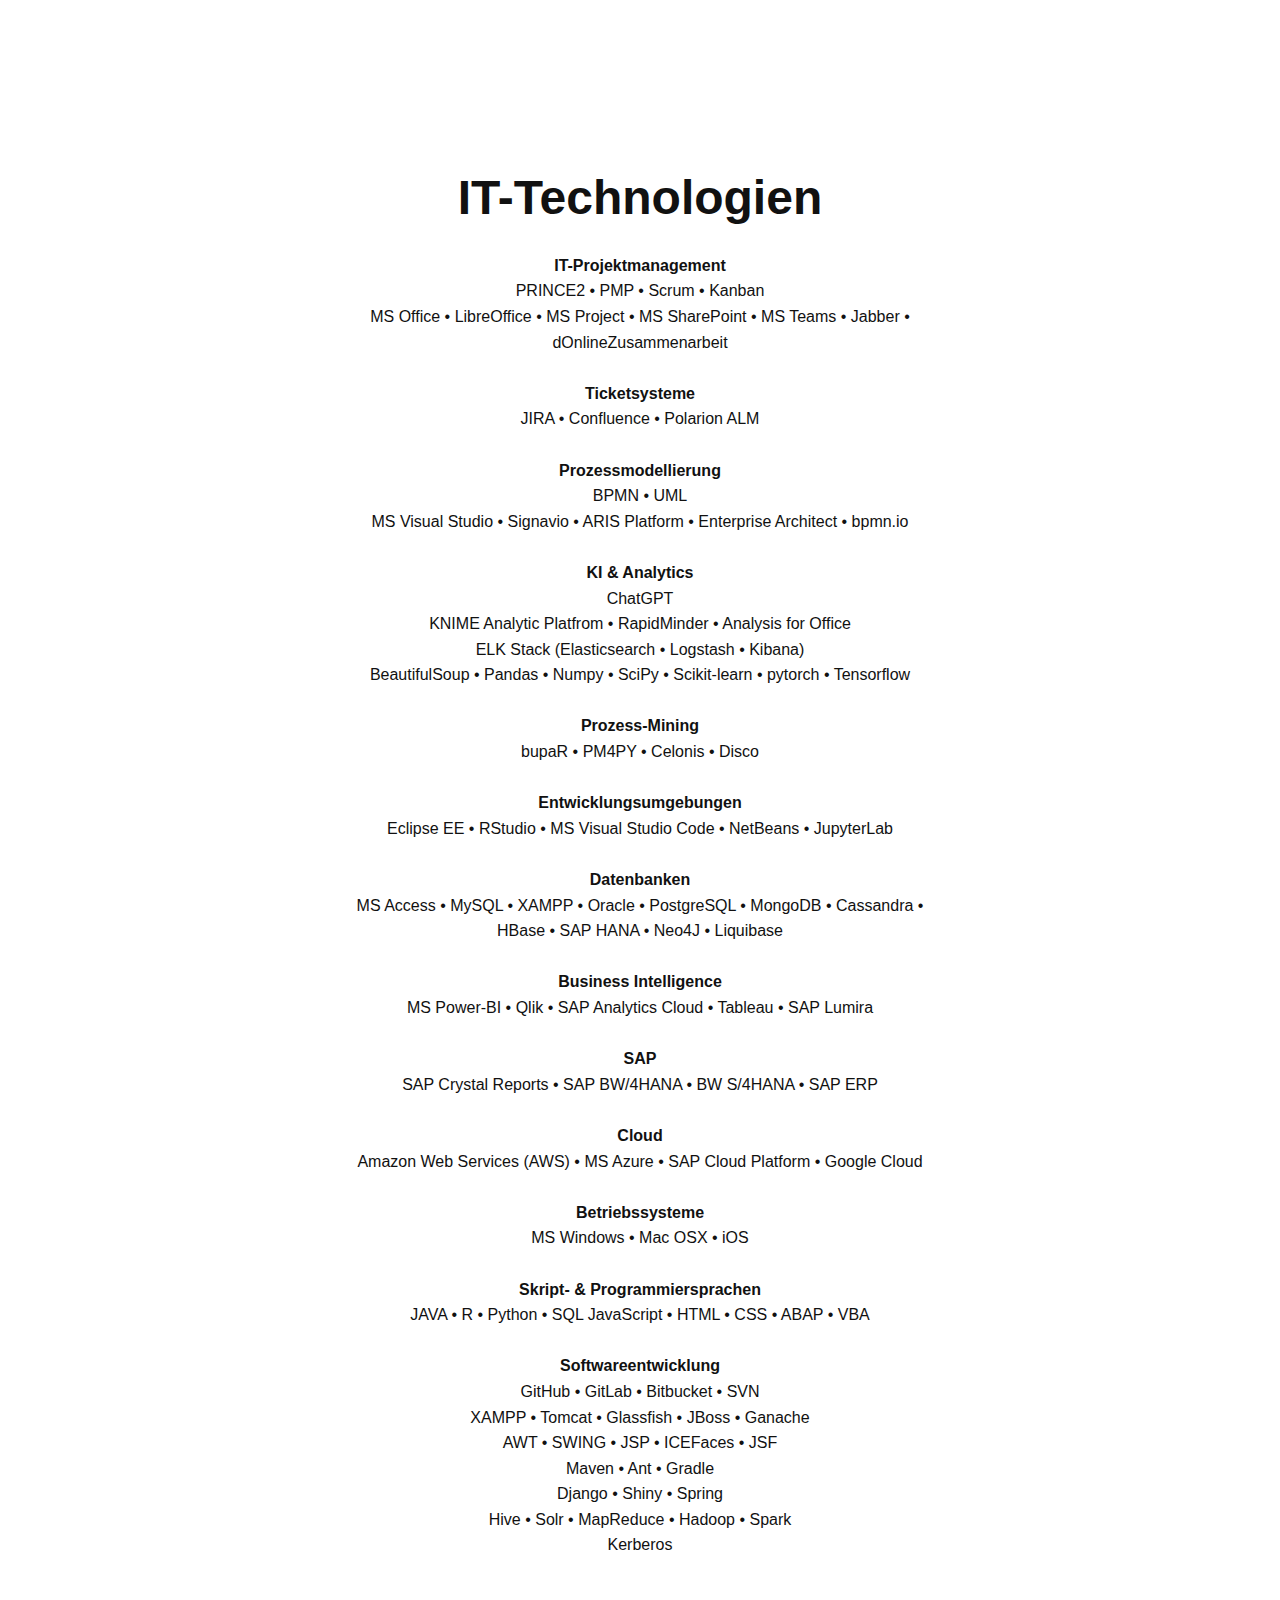
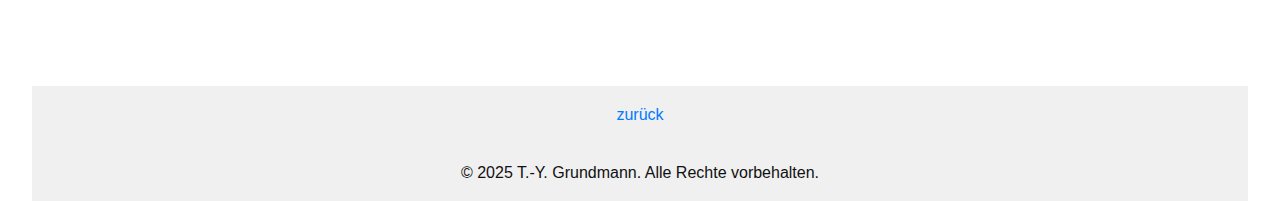
<file: technologies.html>
<!DOCTYPE html>
<html lang="de">
<head>
  <meta charset="UTF-8" />
  <meta name="viewport" content="width=device-width, initial-scale=1.0"/>
  <title>IT-Technologien</title>
  <link rel="stylesheet" href="style.css" />
  <link
    rel="stylesheet"
    href="https://cdnjs.cloudflare.com/ajax/libs/font-awesome/6.4.0/css/all.min.css"
    integrity="sha512-p6O3t20QG3e4U5Nq1G+HME3l+YIYLzPxMk9qBrXKFLXSc+VfvvNxPgGla2/NnzXk05dv17V96Ryt3fmMbNUs4g=="
    crossorigin="anonymous"
    referrerpolicy="no-referrer"
  />
</head>
<body>
  <section class="hero">
    <h1>IT-Technologien</h1>
    <ul style="max-width: 600px; margin: 0 auto; text-align: center;">
      <strong>IT-Projektmanagement</strong><br>
      PRINCE2 • PMP • Scrum • Kanban<br>
      MS Office • LibreOffice • MS Project • MS SharePoint • MS Teams • Jabber • dOnlineZusammenarbeit<br>
      <br>
      <strong>Ticketsysteme</strong><br>
      JIRA • Confluence • Polarion ALM<br>
      <br>
      <strong>Prozessmodellierung</strong><br>
      BPMN • UML<br>
      MS Visual Studio • Signavio • ARIS Platform • Enterprise Architect • bpmn.io<br>
      <br>
      <strong>KI & Analytics</strong><br>
      ChatGPT<br>
      KNIME Analytic Platfrom • RapidMinder • Analysis for Office<br>
      ELK Stack (Elasticsearch • Logstash • Kibana)<br>
      BeautifulSoup • Pandas • Numpy • SciPy • Scikit-learn • pytorch • Tensorflow<br>
      <br>
      <strong>Prozess-Mining</strong><br>
      bupaR • PM4PY • Celonis • Disco<br>
      <br>
      <strong>Entwicklungsumgebungen</strong><br>
      Eclipse EE • RStudio • MS Visual Studio Code • NetBeans • JupyterLab<br>
      <br>
      <strong>Datenbanken</strong><br>
      MS Access • MySQL • XAMPP • Oracle • PostgreSQL • MongoDB • Cassandra • HBase • SAP HANA • Neo4J • Liquibase<br>
      <br>
      <strong>Business Intelligence</strong><br>
      MS Power-BI • Qlik • SAP Analytics Cloud • Tableau • SAP Lumira<br>
      <br>
      <strong>SAP</strong><br>
      SAP Crystal Reports • SAP BW/4HANA • BW S/4HANA • SAP ERP<br>
      <br>
      <strong>Cloud</strong><br>
      Amazon Web Services (AWS) • MS Azure • SAP Cloud Platform • Google Cloud<br>
      <br>
      <strong>Betriebssysteme</strong><br>
      MS Windows • Mac OSX • iOS<br>
      <br>
      <strong>Skript- & Programmiersprachen</strong><br>
      JAVA • R • Python • SQL  JavaScript • HTML • CSS • ABAP • VBA<br>
      <br>
      <strong>Softwareentwicklung</strong><br>
      GitHub • GitLab • Bitbucket • SVN<br>
      XAMPP • Tomcat • Glassfish • JBoss • Ganache<br>
      AWT • SWING • JSP • ICEFaces • JSF<br>
      Maven • Ant • Gradle<br>
      Django • Shiny • Spring<br>
      Hive • Solr • MapReduce • Hadoop • Spark<br>
      Kerberos<br>
    </ul>
  </section>
  <footer>
    <nav>
      <a href="index.html">zurück</a>
    </nav>
  </footer>
  <footer class="copyright-footer">
    <p>&copy; 2025 T.-Y. Grundmann. Alle Rechte vorbehalten.</p>
  </footer>
</body>
</html>
</file>
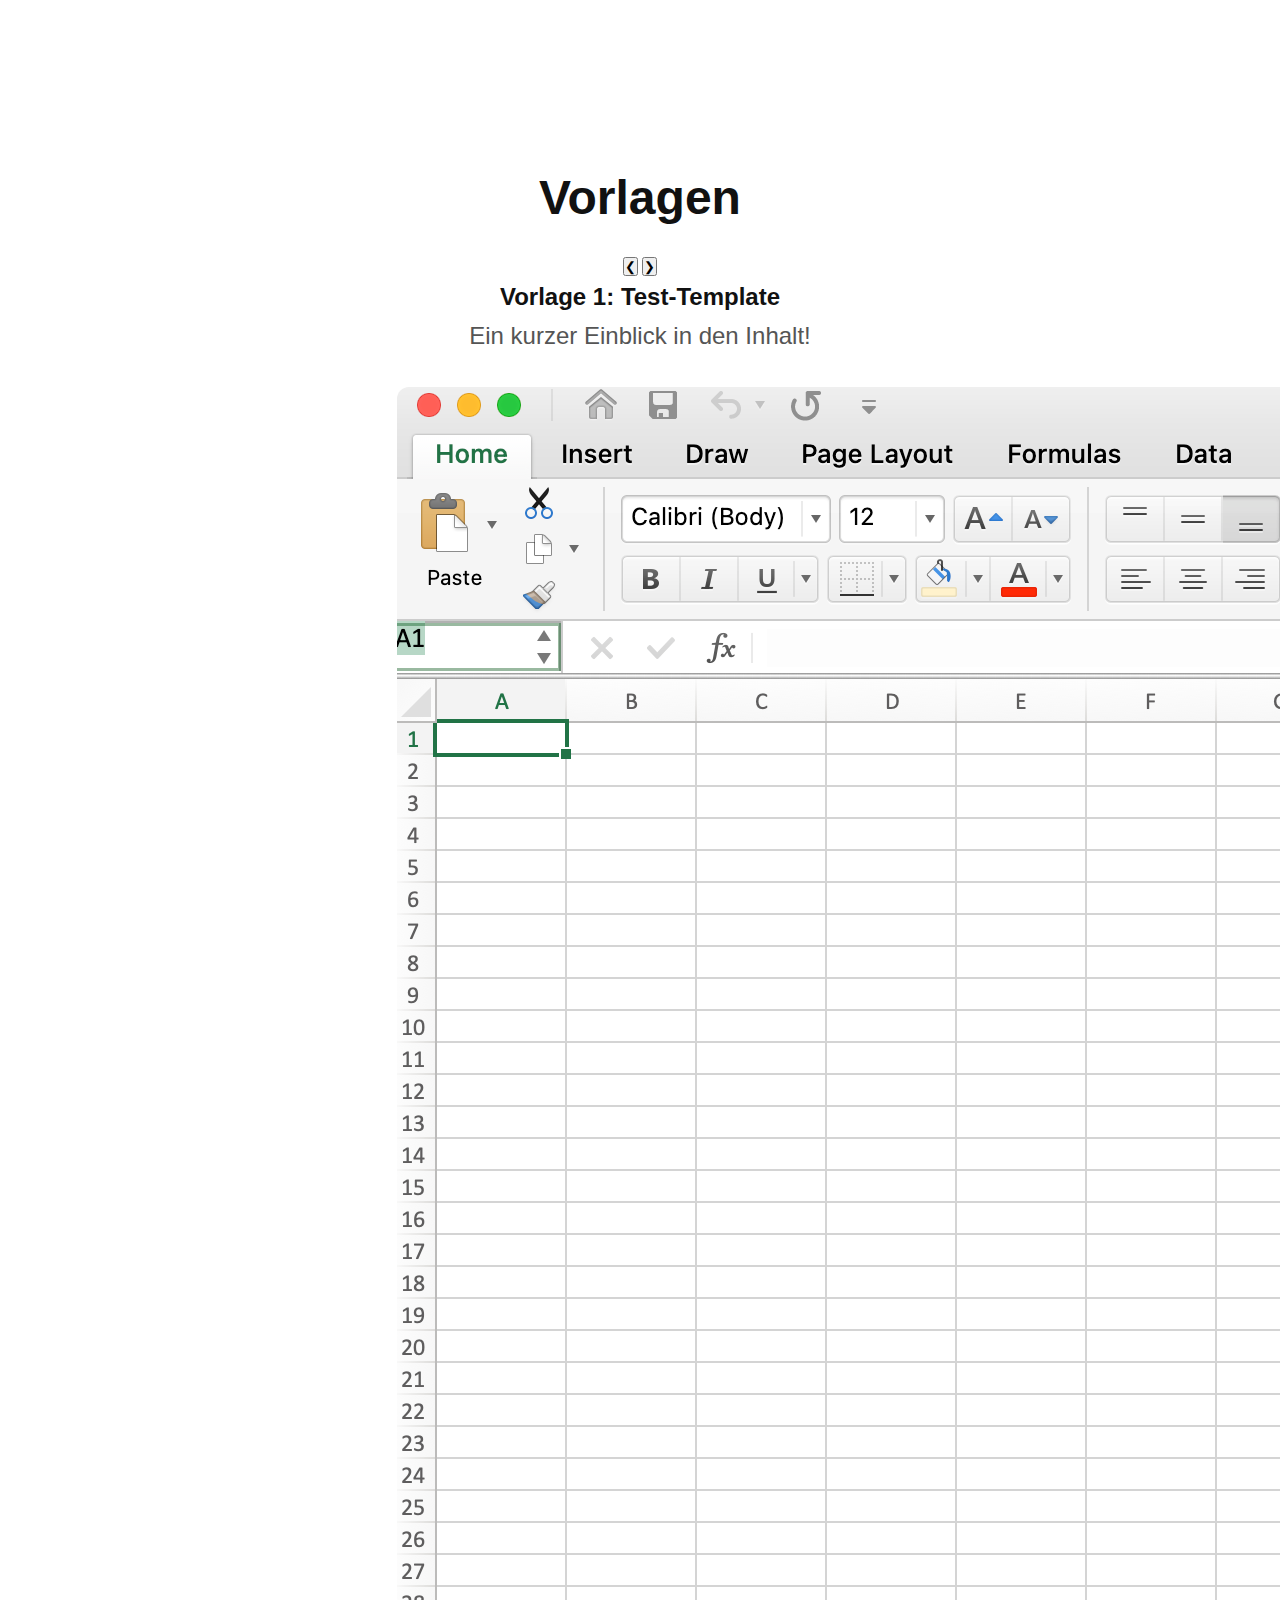
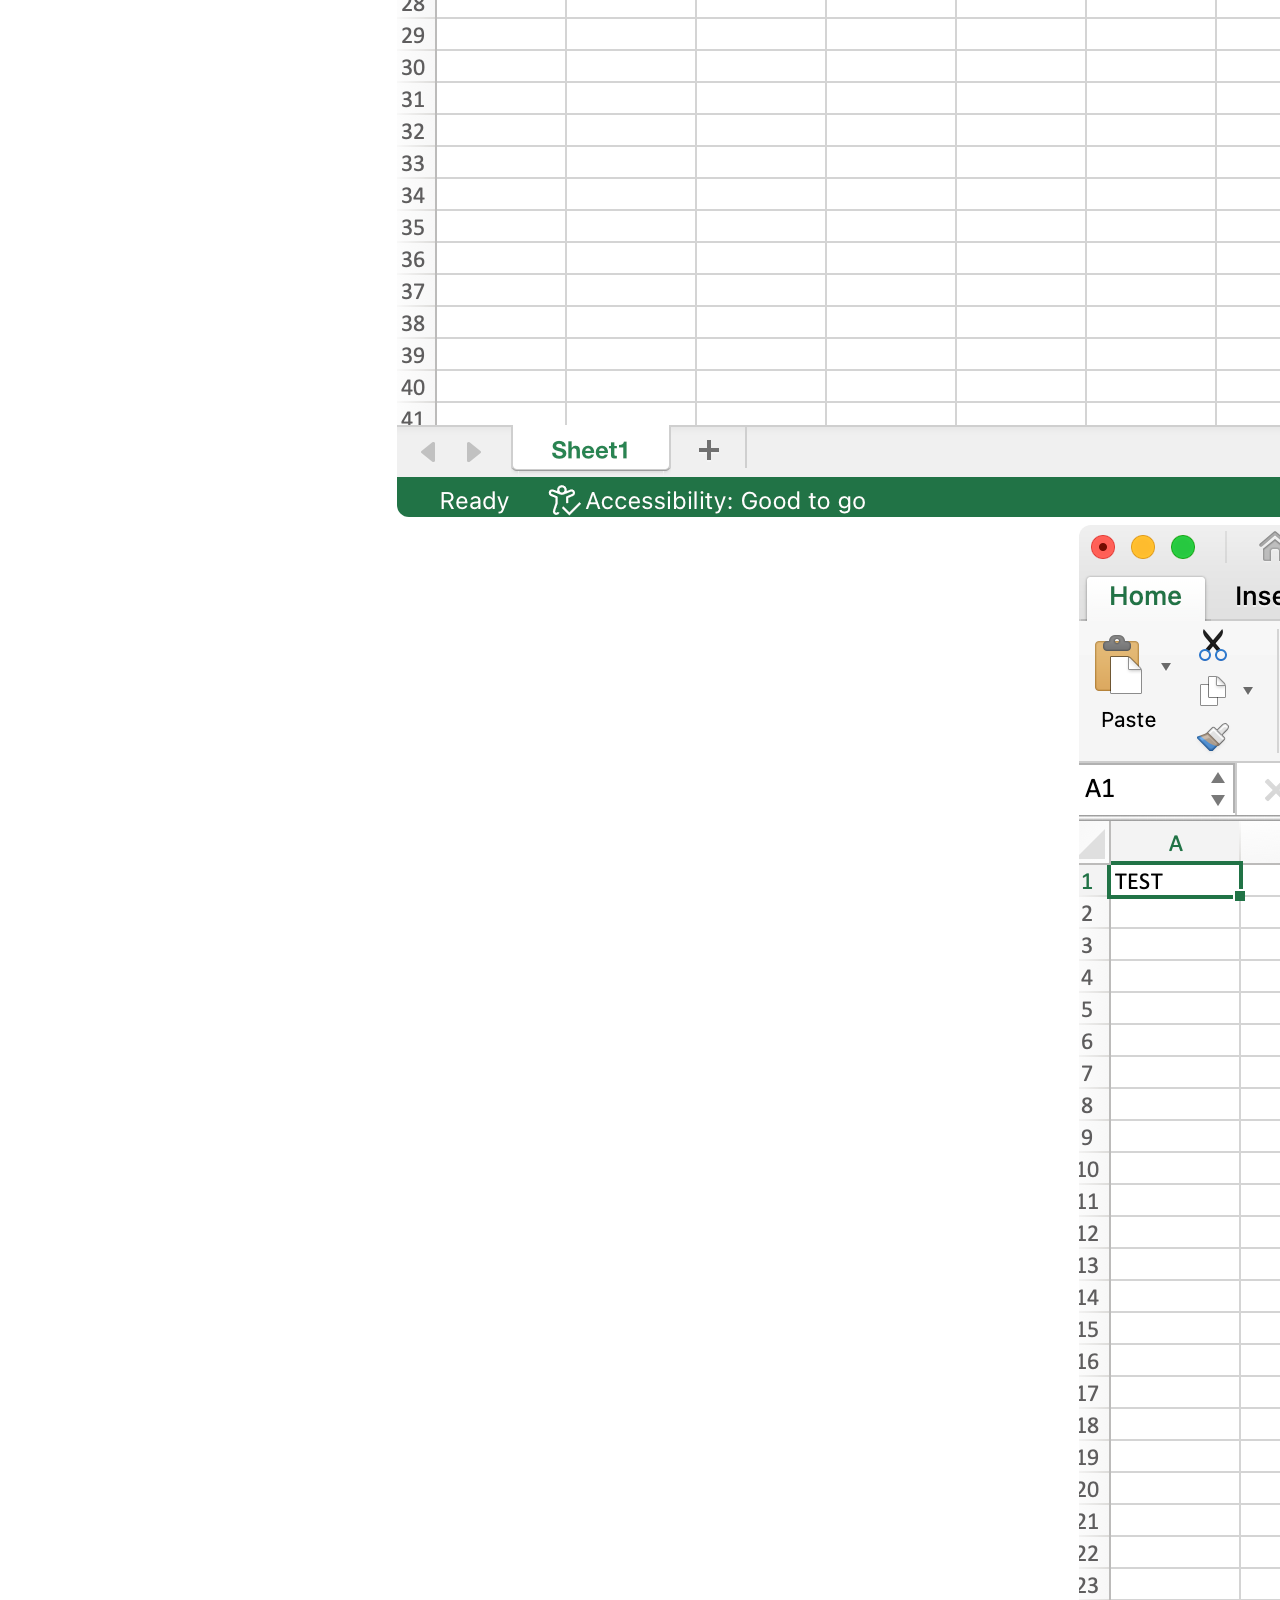
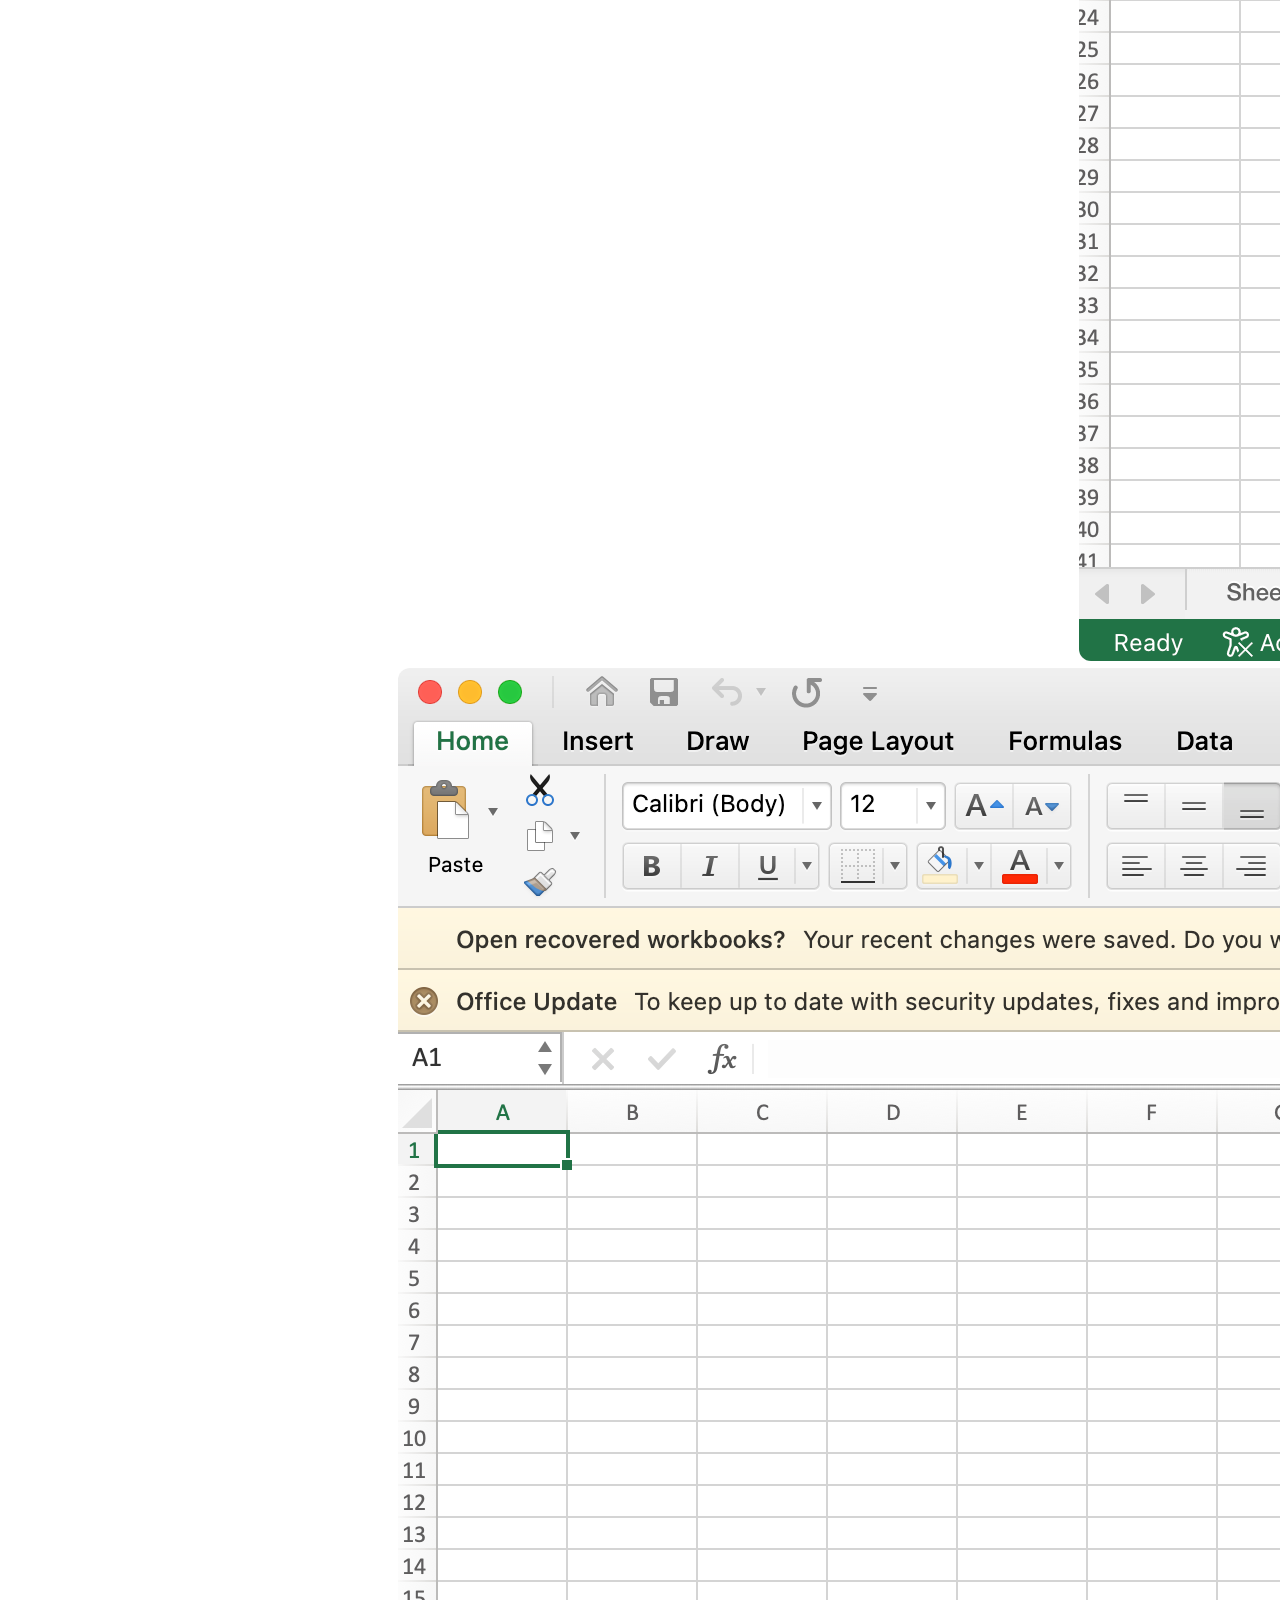
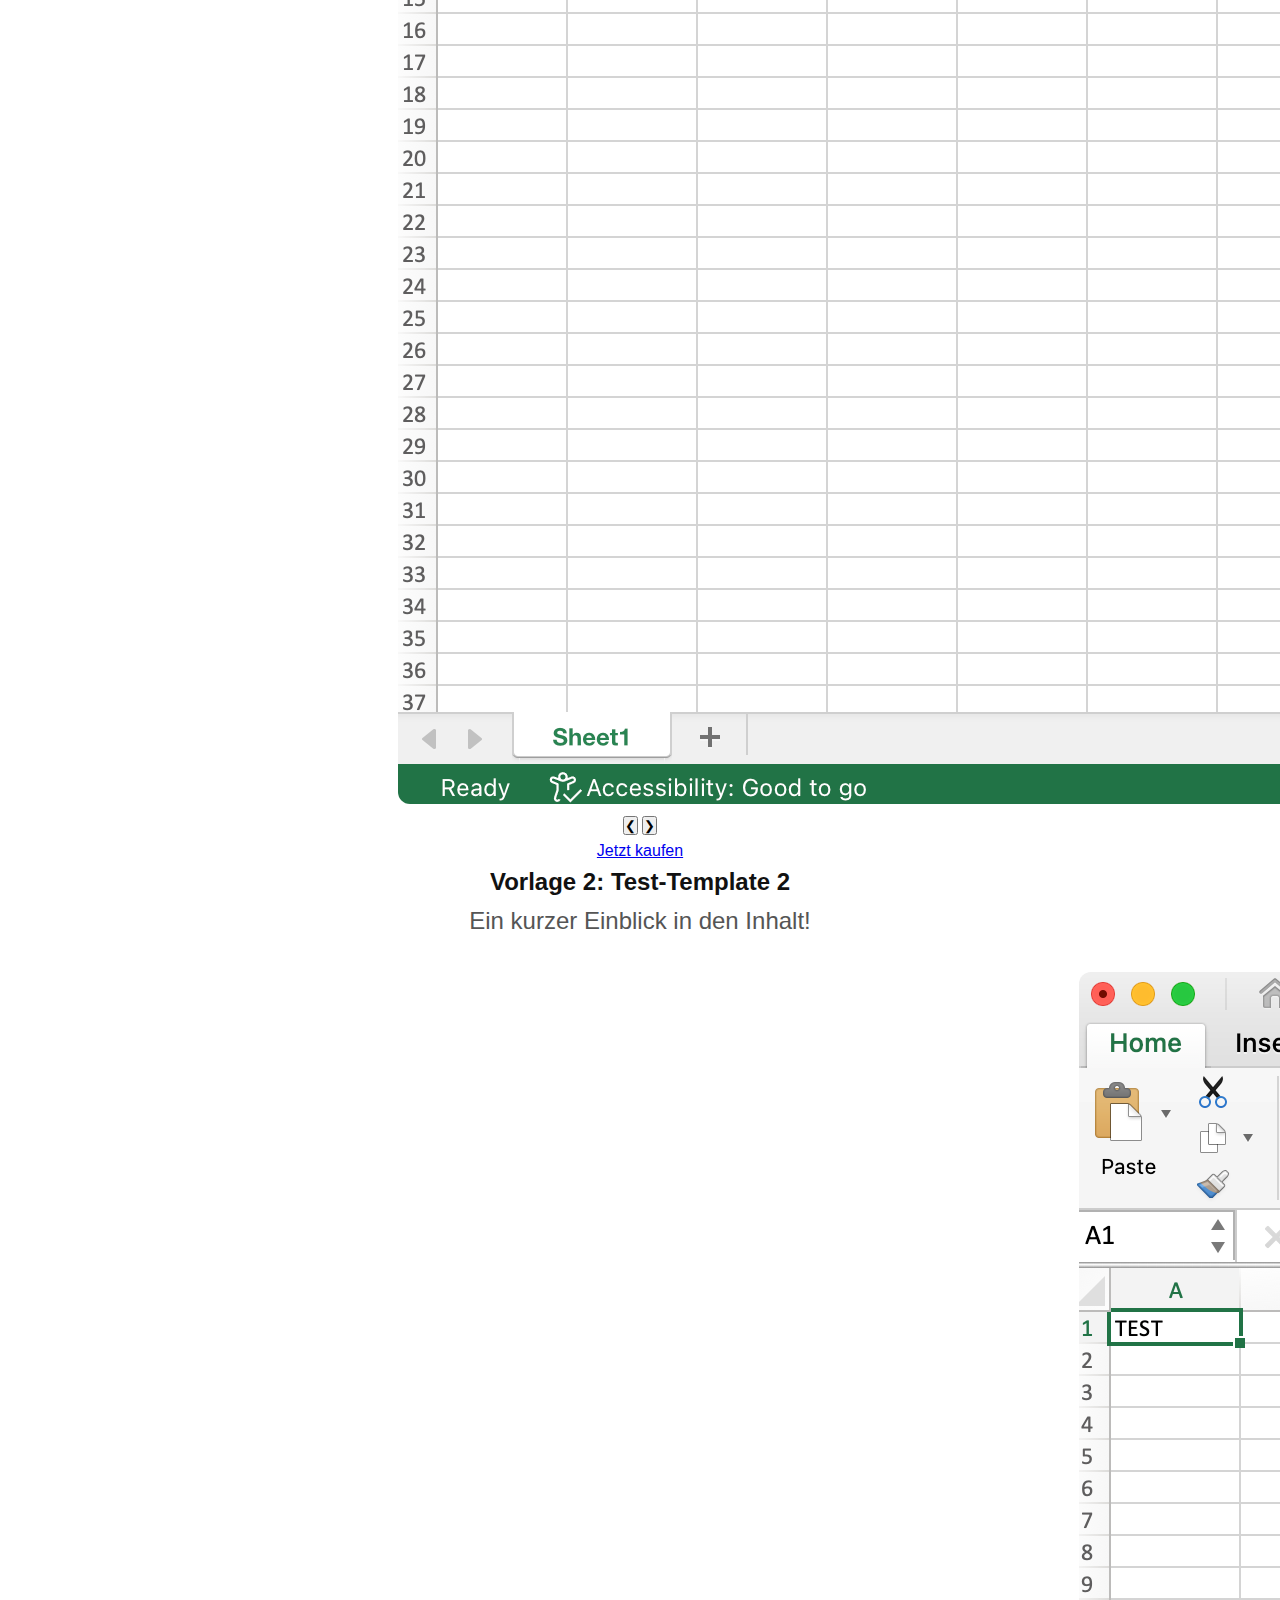
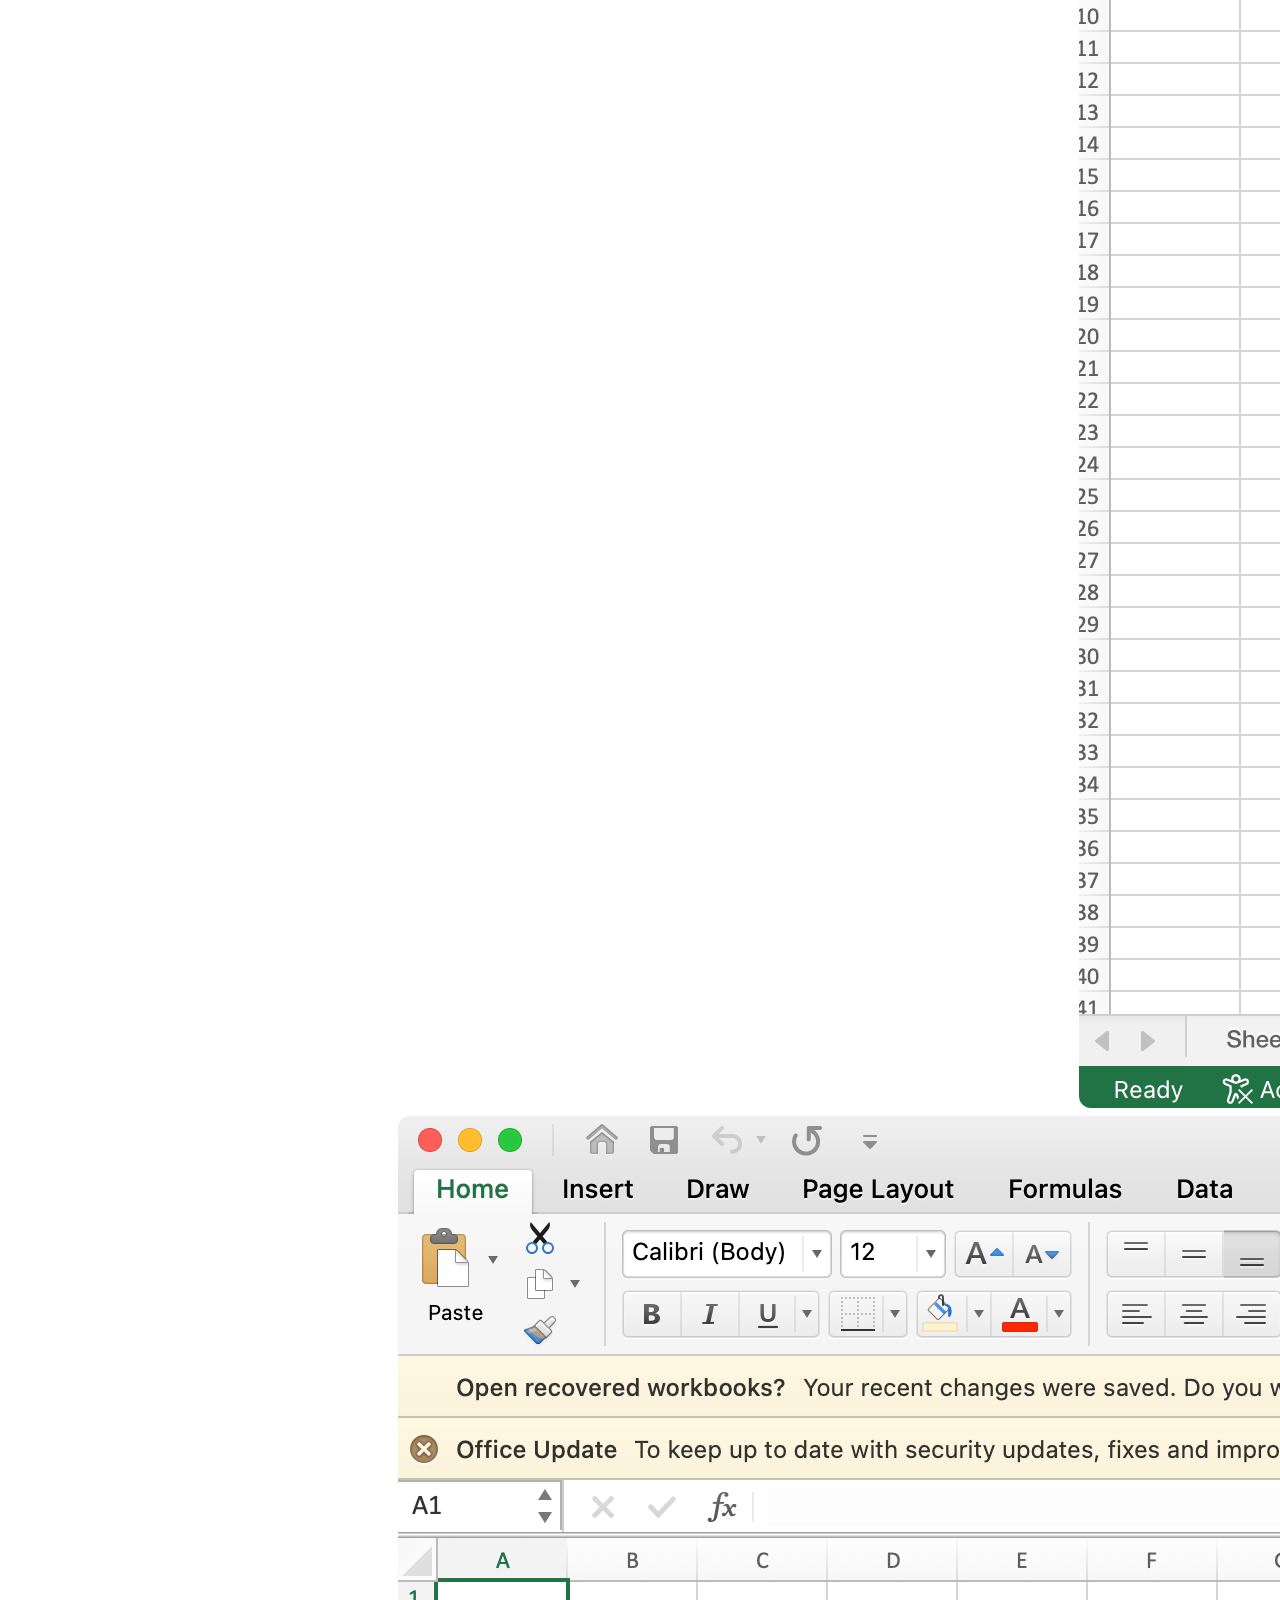
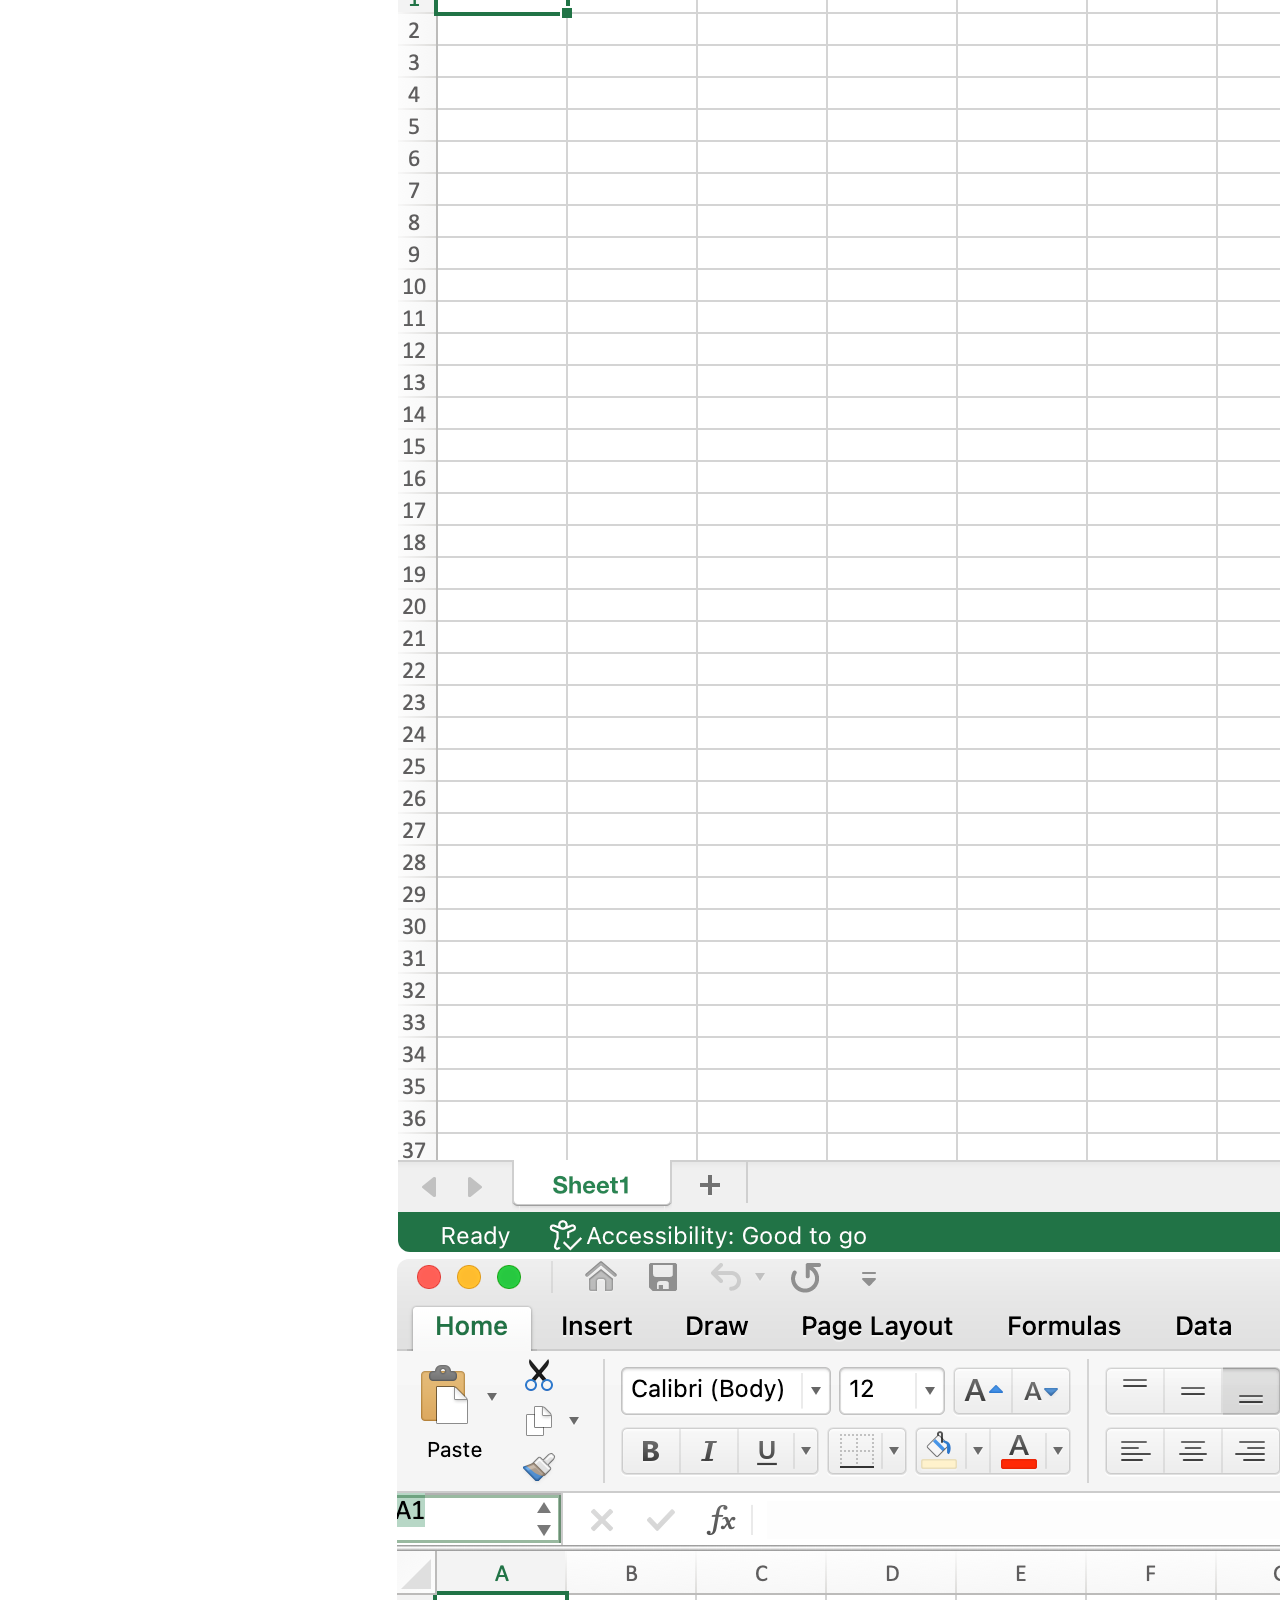
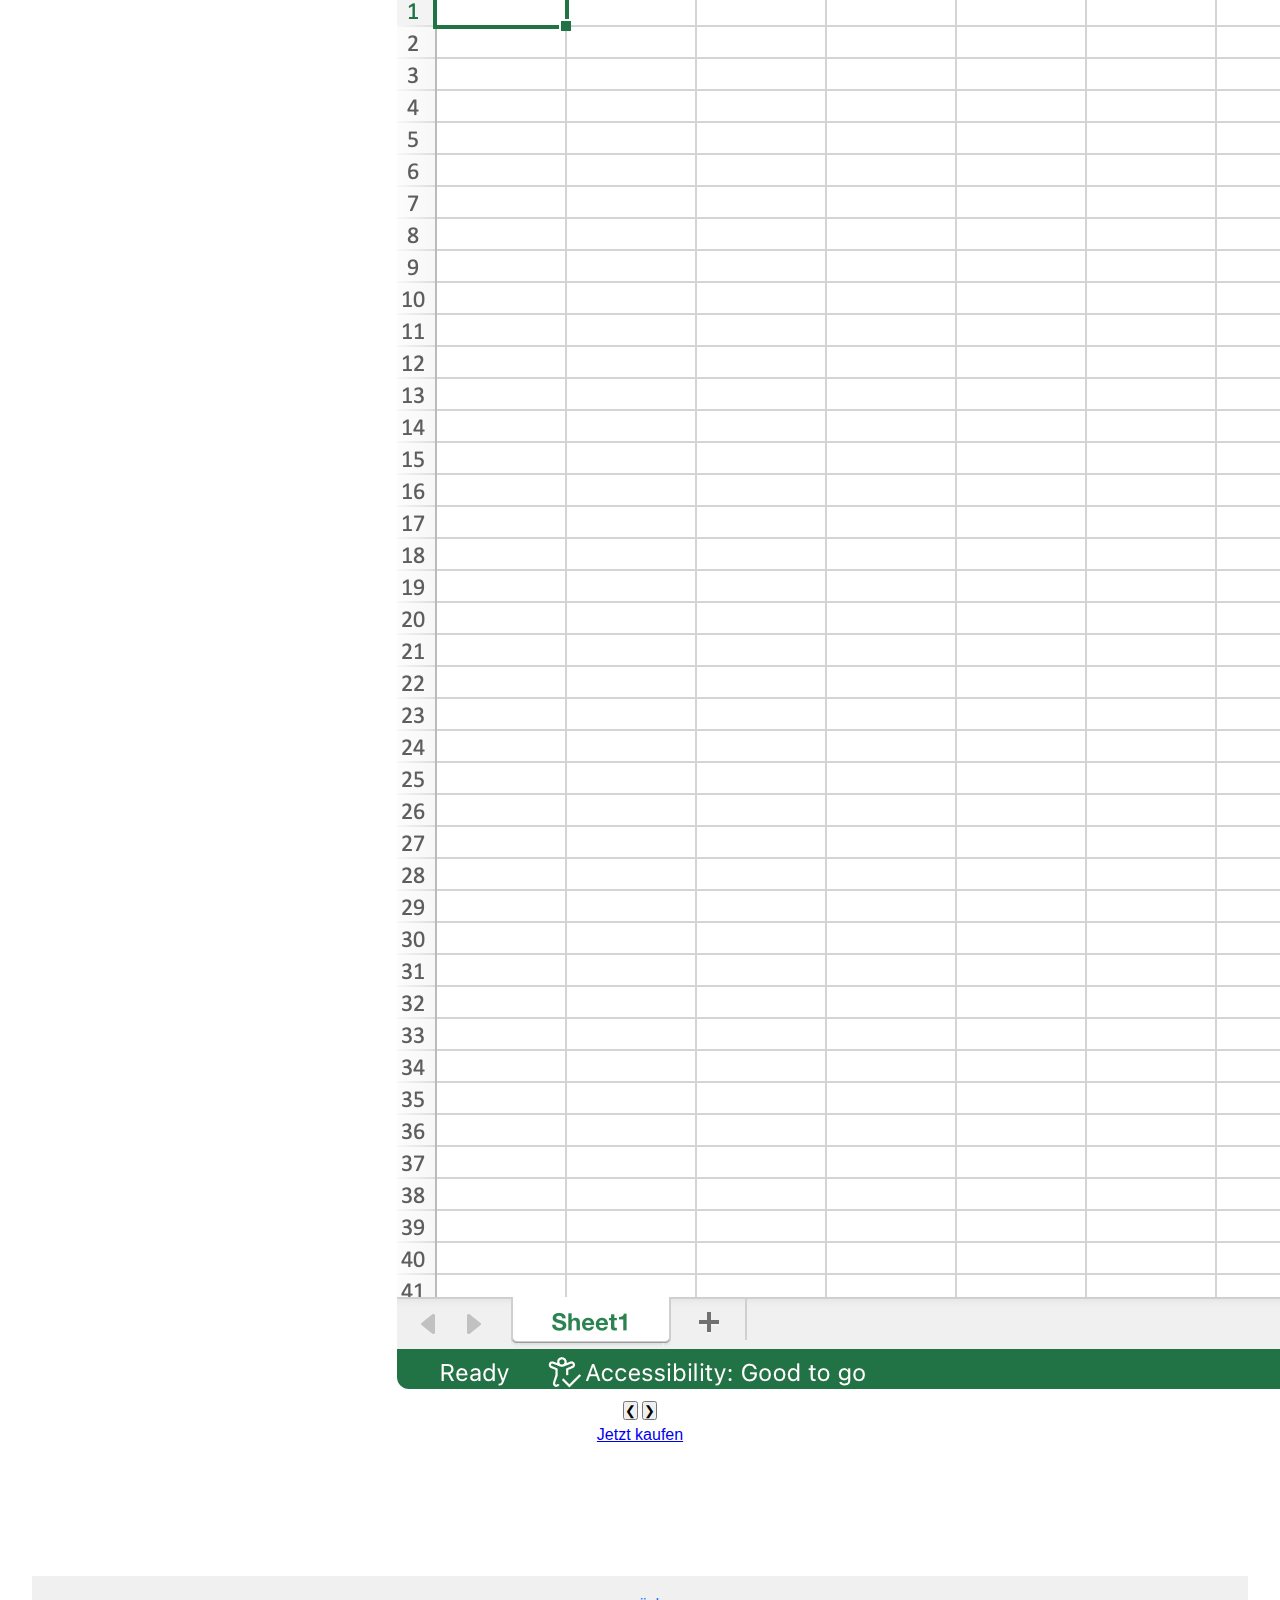
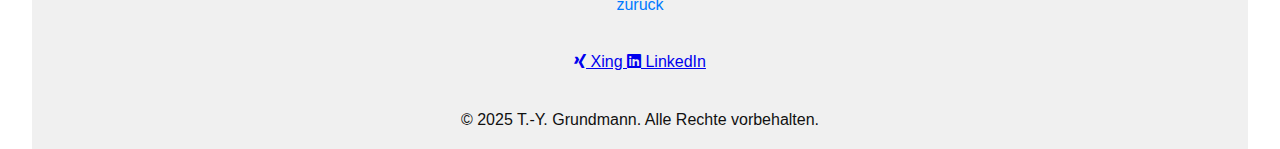
<file: templates.html>
<!DOCTYPE html>
<html lang="de">
<head>
  <meta charset="UTF-8" />
  <meta name="viewport" content="width=device-width, initial-scale=1.0"/>
  <title>VORLAGEN</title>
  <link rel="stylesheet" href="style.css" />
  <link
    rel="stylesheet"
    href="https://cdnjs.cloudflare.com/ajax/libs/font-awesome/6.4.0/css/all.min.css"
    crossorigin="anonymous"
    referrerpolicy="no-referrer"
  />
</head>
<body>
  <section class="hero">
    <h1>Vorlagen</h1>
    <!-- Navigation zwischen Vorlagen -->
    <div class="slider-nav">
      <button id="vorlage-prev">❮</button>
      <button id="vorlage-next">❯</button>
    </div>
    
    <div class="vorlagen-slider-container">
      
    <div class="vorlagen-slider-track">
      <!-- VORLAGE 1 -->
      <div class="vorlagen-slide">
        <h2>Vorlage 1: Test-Template</h2>
        <p>Ein kurzer Einblick in den Inhalt!</p>
        <!-- Bilder-Slider bleibt wie gehabt -->
        <div class="slider-container">
          <div class="slider-track">
            <div class="slide"><img src="slide1.jpg" alt="Einblick 1" style="max-width:100%; border-radius: 12px;"></div>
            <div class="slide"><img src="slide2.jpg" alt="Einblick 2" style="max-width:100%; border-radius: 12px;"></div>
            <div class="slide"><img src="slide3.jpg" alt="Einblick 3" style="max-width:100%; border-radius: 12px;"></div>
          </div>
          <div class="slider-nav">
            <button class="prev">❮</button>
            <button class="next">❯</button>
          </div>
        </div>
        <a href="https://payhip.com/b/Hrzhg" target="_blank" class="project-toggle">Jetzt kaufen</a>
      </div>
  
      <!-- VORLAGE 2 -->
      <div class="vorlagen-slide">
        <h2>Vorlage 2: Test-Template 2</h2>
        <p>Ein kurzer Einblick in den Inhalt!</p>
        <div class="slider-container">
          <div class="slider-track">
            <div class="slide"><img src="slide2.jpg" alt="Einblick 1" style="max-width:100%; border-radius: 12px;"></div>
            <div class="slide"><img src="slide3.jpg" alt="Einblick 2" style="max-width:100%; border-radius: 12px;"></div>
            <div class="slide"><img src="slide1.jpg" alt="Einblick 3" style="max-width:100%; border-radius: 12px;"></div>
          </div>
          <div class="slider-nav">
            <button class="prev">❮</button>
            <button class="next">❯</button>
          </div>
        </div>
        <a href="https://payhip.com/b/Hrzhg" target="_blank" class="project-toggle">Jetzt kaufen</a>
      </div>
    </div>
  </div>

  </section>

  <footer>
    <nav>
      <a href="index.html">zurück</a>
    </nav>
  </footer>
  <footer class="social-links">
    <a href="https://www.xing.to/Tim-Yannick_Grundmann" target="_blank" rel="noopener noreferrer" aria-label="Xing Profil">
      <i class="fab fa-xing"></i> Xing
    </a>
    <a href="https://www.linkedin.com/in/t-grundmann" target="_blank" rel="noopener noreferrer" aria-label="LinkedIn Profil">
      <i class="fab fa-linkedin"></i> LinkedIn
    </a>
  </footer>
  <footer class="copyright-footer">
    <p>&copy; 2025 T.-Y. Grundmann. Alle Rechte vorbehalten.</p>
  </footer>

  <!-- SLIDER-SKRIPT -->
   <script>
  document.querySelectorAll('.slider-container').forEach(container => {
  (function(container) {
    const track = container.querySelector('.slider-track');
    const slides = container.querySelectorAll('.slide');
    const prevBtn = container.querySelector('.prev');
    const nextBtn = container.querySelector('.next');
    let currentIndex = 0;

    track.style.width = `${slides.length * 100}%`;

    function updateSliderPosition() {
      track.style.transform = `translateX(-${currentIndex * 100}%)`;
    }

    function nextSlide() {
      currentIndex = (currentIndex + 1) % slides.length;
      updateSliderPosition();
    }

    function prevSlide() {
      currentIndex = (currentIndex - 1 + slides.length) % slides.length;
      updateSliderPosition();
    }

    nextBtn.addEventListener('click', nextSlide);
    prevBtn.addEventListener('click', prevSlide);

    setInterval(() => {
      nextSlide();
    }, 3000);
  })(container);
});

  const track = document.querySelector('.vorlagen-slider-track');
  const slides = document.querySelectorAll('.vorlagen-slide');
  const nextBtn = document.getElementById('vorlage-next');
  const prevBtn = document.getElementById('vorlage-prev');
  let currentIndex = 0;

  function updateSlidePosition() {
    track.style.transform = `translateX(-${currentIndex * 100}%)`;
  }

  nextBtn.addEventListener('click', () => {
    currentIndex = (currentIndex + 1) % slides.length;
    updateSlidePosition();
  });

  prevBtn.addEventListener('click', () => {
    currentIndex = (currentIndex - 1 + slides.length) % slides.length;
    updateSlidePosition();
  });
</script>
</body>
</html>
</file>
<file: style.css>
* {
  margin: 0;
  padding: 0;
  box-sizing: border-box;
}

html, body {
  height: 100%;
  margin: 0;
  padding: 0;
  display: flex;
  flex-direction: column;
}

body {
  flex: 1;
  display: flex;
  flex-direction: column;
  font-family: -apple-system, BlinkMacSystemFont, "Segoe UI", Roboto, sans-serif;
  background-color: #fff;
  color: #111;
  line-height: 1.6;
  padding: 2rem;
}

.hero {
  text-align: center;
  padding: 8rem 2rem;
}

.hero h1 {
  font-size: 3rem;
  margin-bottom: 1rem;
}

.hero p {
  font-size: 1.5rem;
  color: #555;
  margin-bottom: 2rem;
}

nav a {
  margin: 0 1rem;
  text-decoration: none;
  color: #007aff;
  font-weight: 500;
}

nav a:hover {
  text-decoration: underline;
}

.contact-form {
  width: 100%;
  max-width: 400px;
  margin: 0 auto;
  margin-top: 2rem;
}

.form-group {
  margin-bottom: 1.5rem;
}

.contact-form input,
.contact-form textarea {
  width: 100%;
  padding: 1rem;
  font-size: 1rem;
  border: 1px solid #ccc;
  border-radius: 8px;
  font-family: -apple-system, BlinkMacSystemFont, "Segoe UI", Roboto, sans-serif;
  box-shadow: 0 2px 4px rgba(0, 0, 0, 0.05);
  transition: border-color 0.3s;
}

.contact-form input:focus,
.contact-form textarea:focus {
  border-color: #007aff;
  outline: none;
}

.contact-form button {
  width: 100%;
  padding: 1rem;
  background-color: #007aff;
  color: white;
  border: none;
  border-radius: 8px;
  font-size: 1rem;
  font-weight: 600;
  cursor: pointer;
  transition: background-color 0.3s;
}

.contact-form button:hover {
  background-color: #005ecb;
}

.back-button {
  display: block;
  width: 100%;
  text-align: center;
  padding: 1rem;
  background-color: #f0f0f0;
  color: #333;
  border: 1px solid #ccc;
  border-radius: 8px;
  text-decoration: none;
  font-size: 1rem;
  font-weight: 600;
  transition: background-color 0.3s;
}

.back-button:hover {
  background-color: #e0e0e0;
}

footer {
  margin-top: auto;
  text-align: center;
  padding: 1rem;
  background-color: #f0f0f0;
}
</file>
